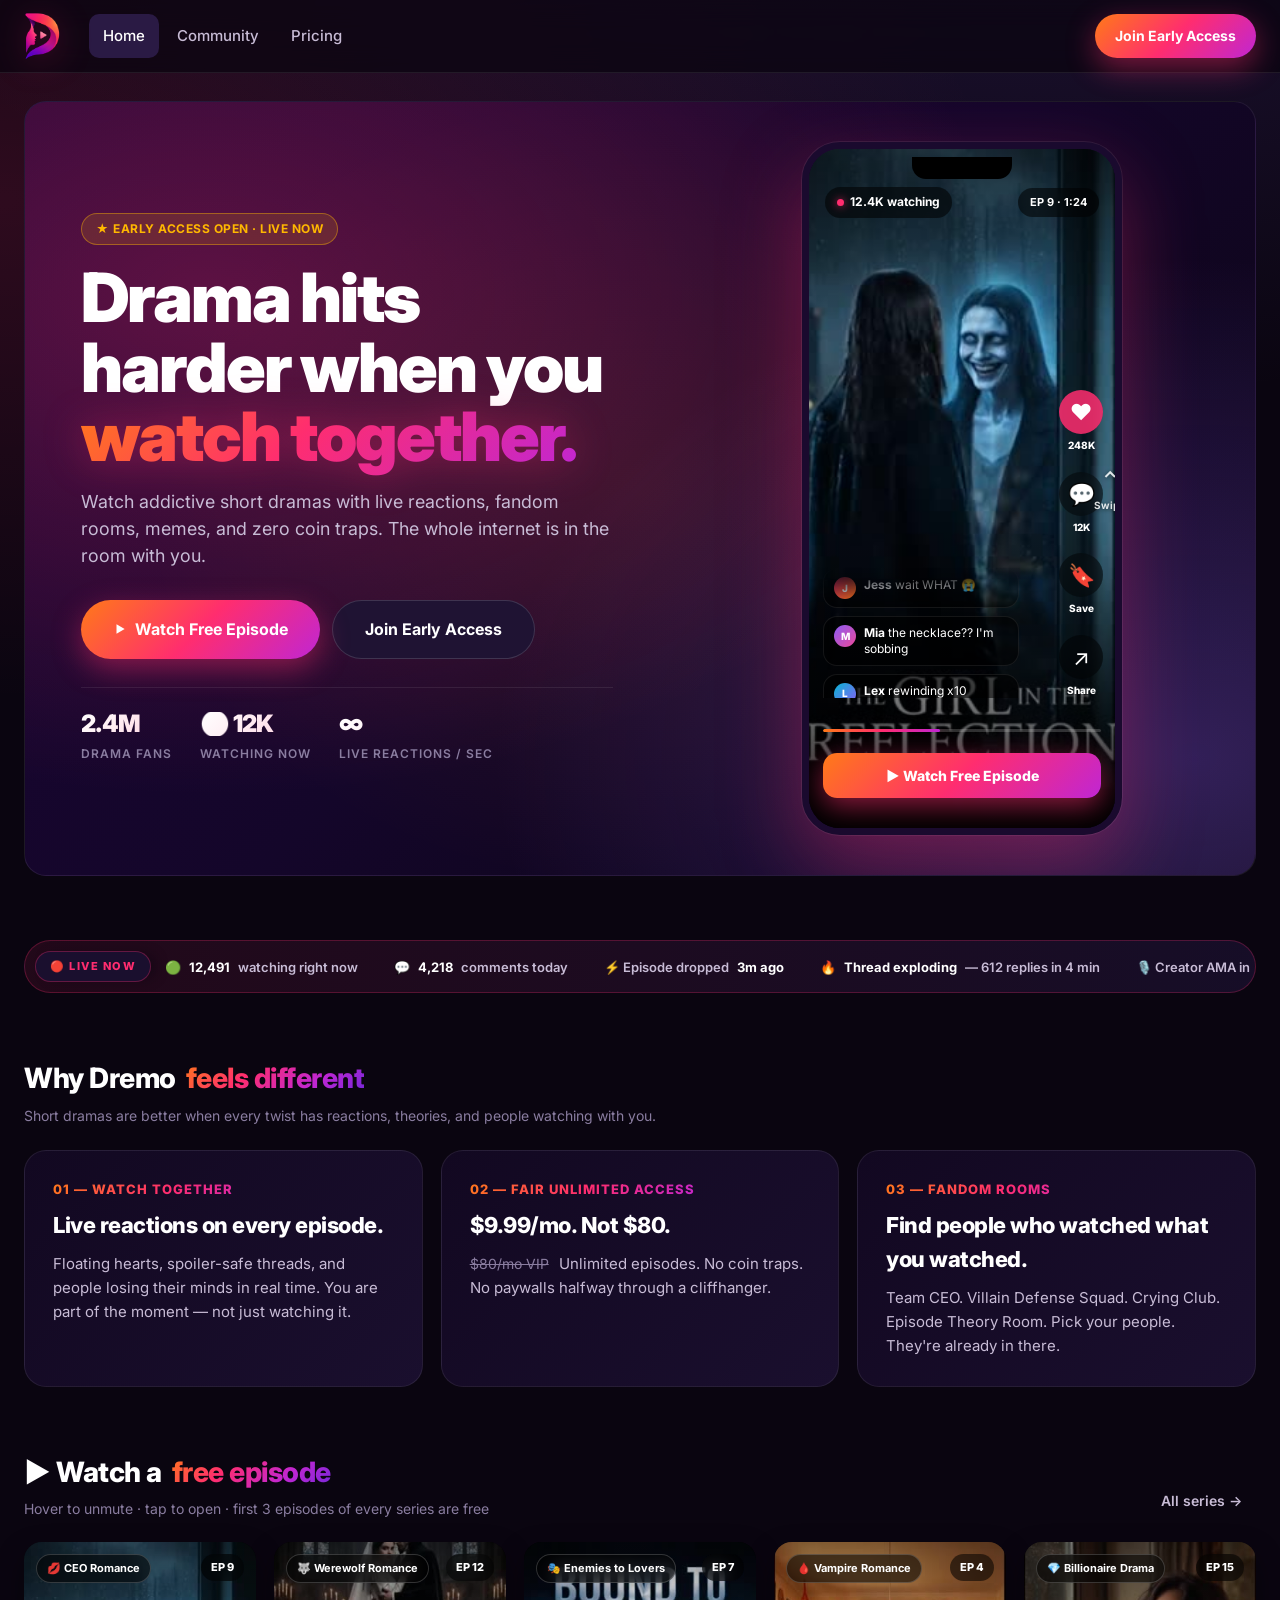
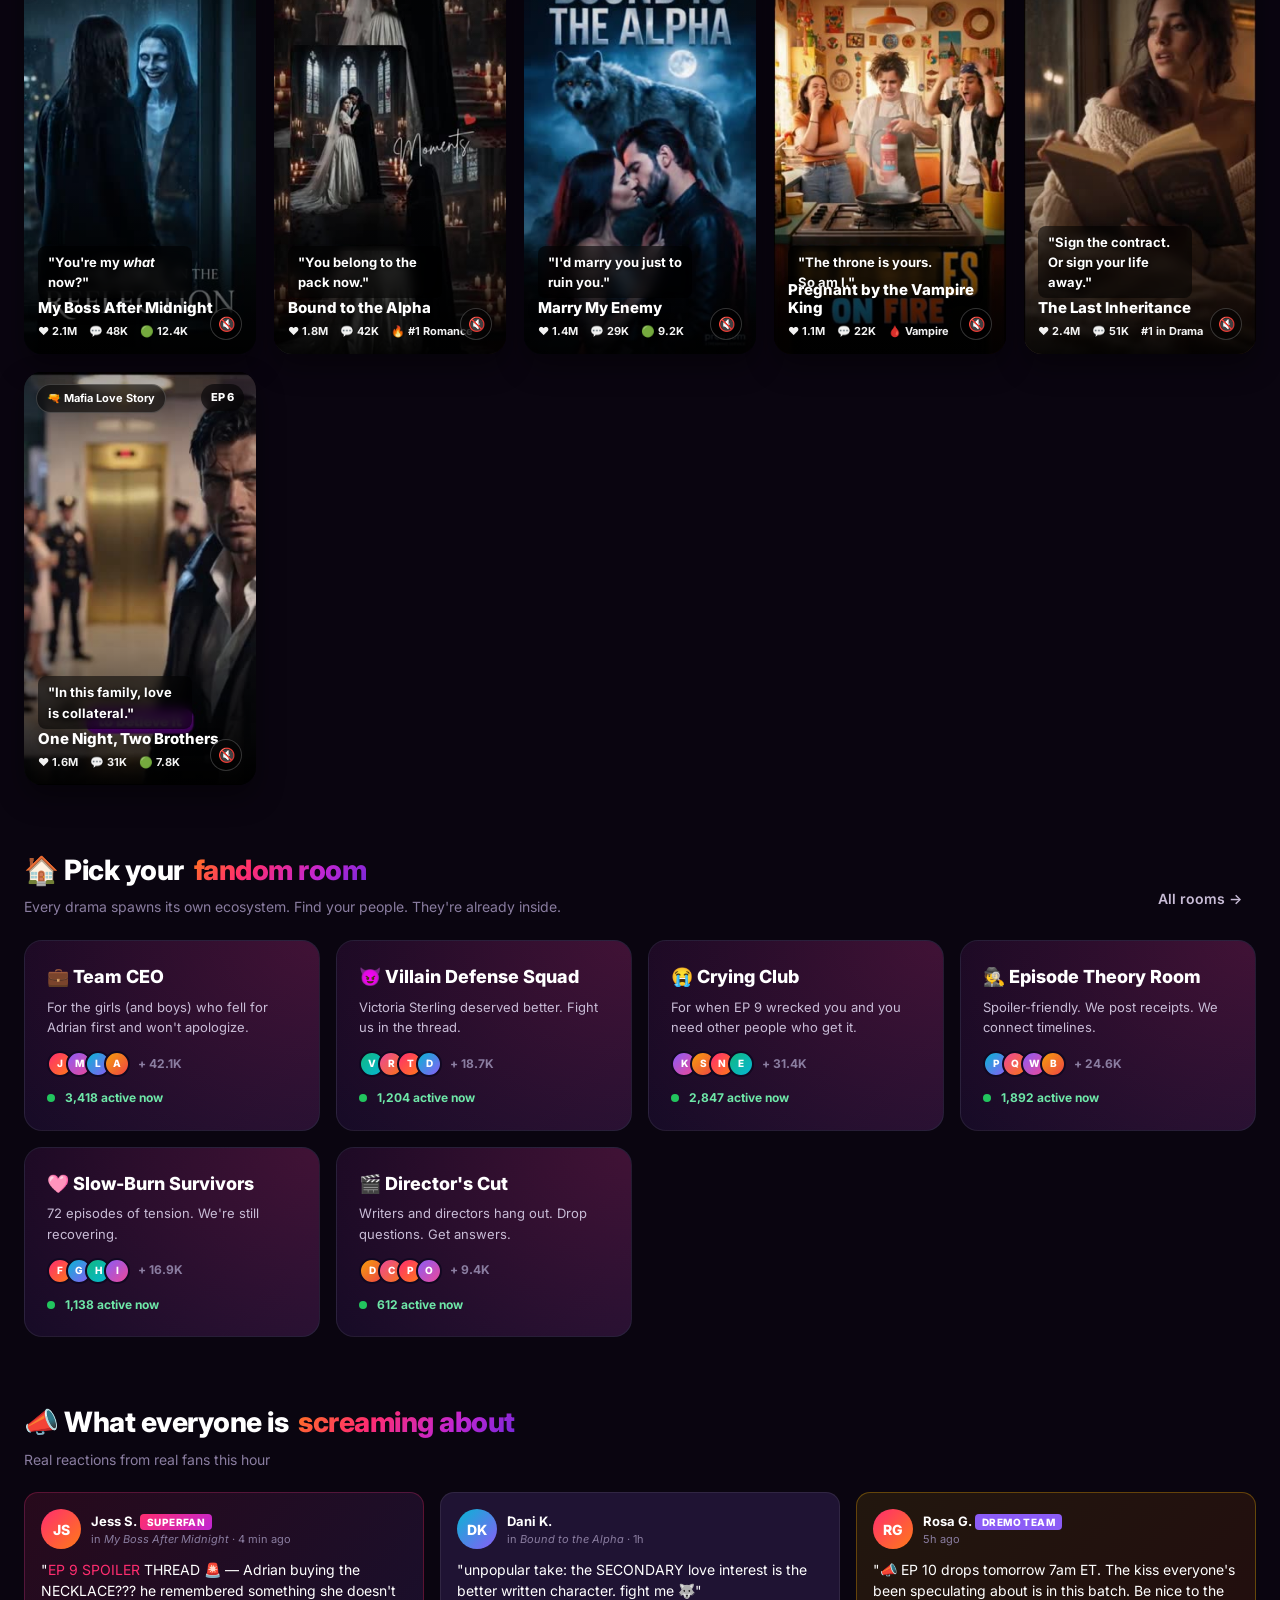
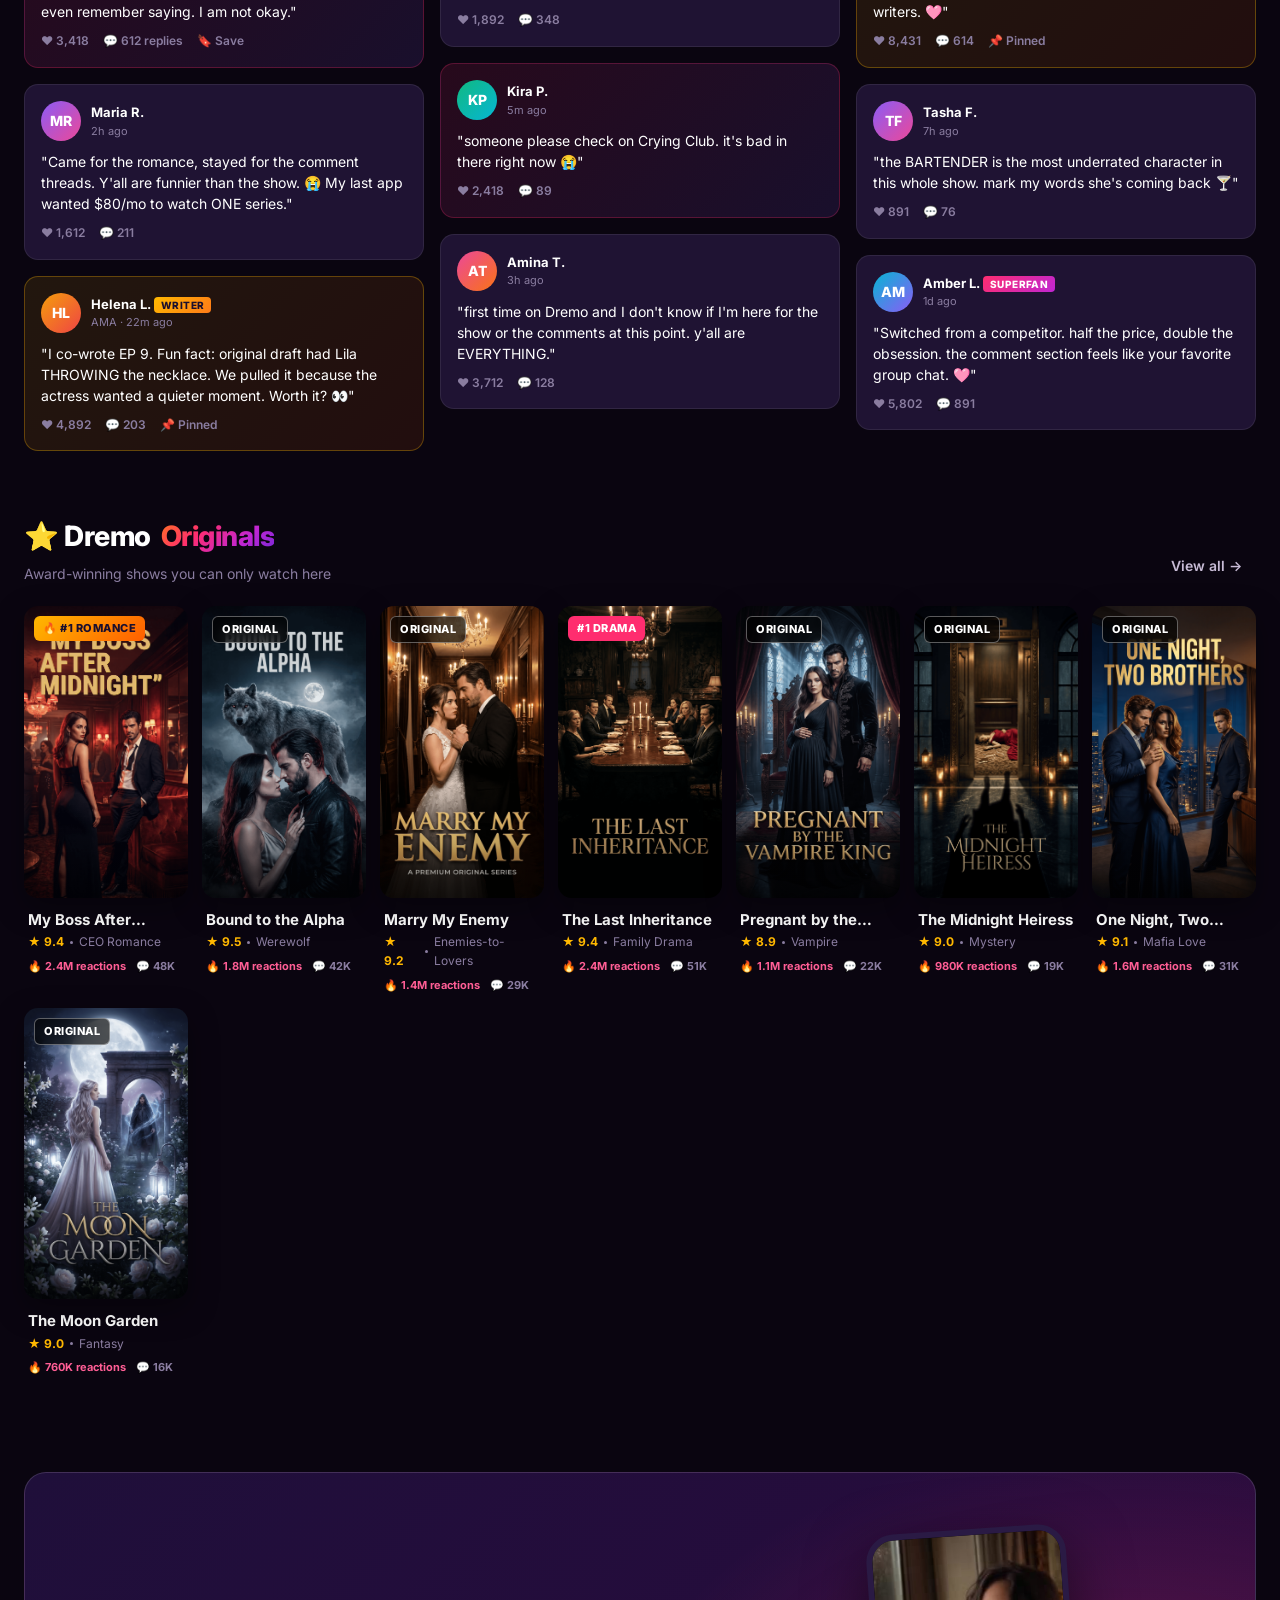
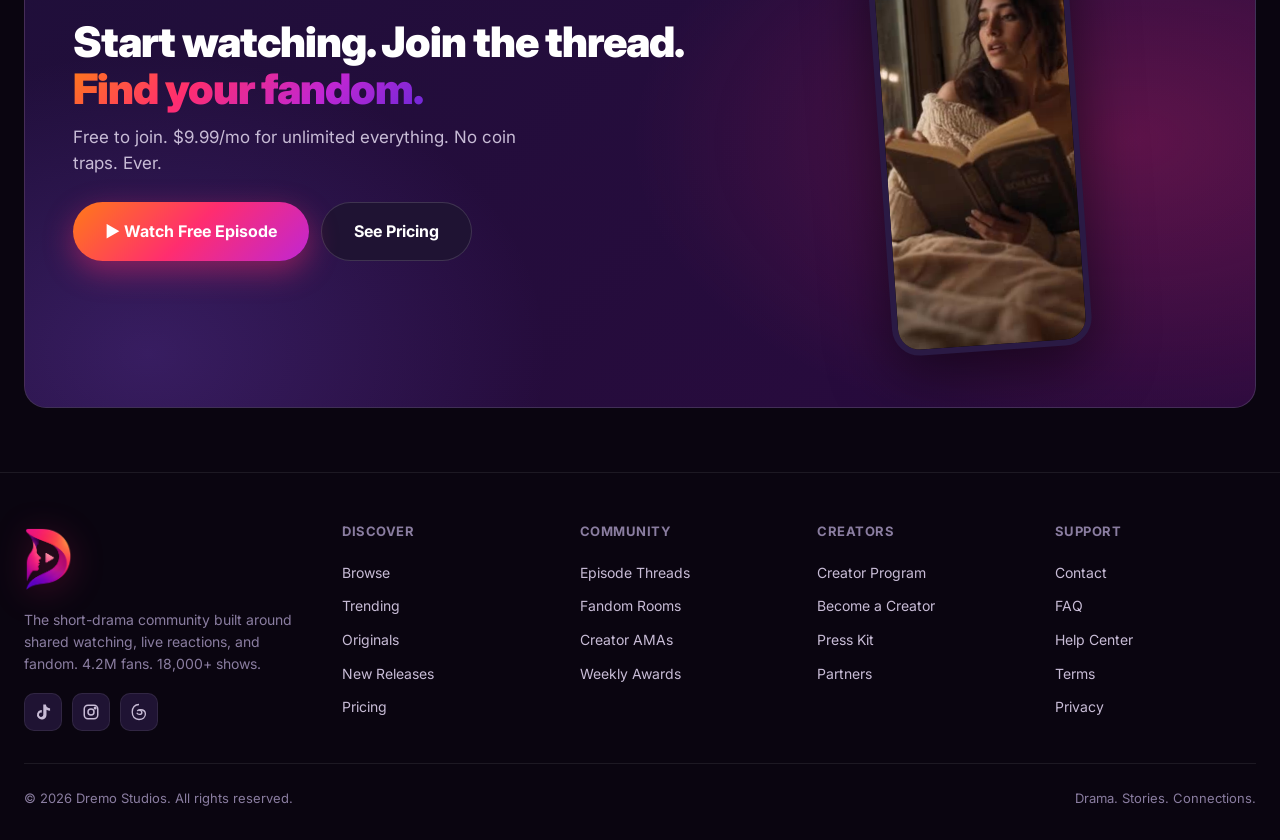
<file: index.html>
<!DOCTYPE html>
<html lang="en">
<head>
<meta charset="UTF-8" />
<meta name="viewport" content="width=device-width, initial-scale=1.0" />
<title>Dremo — Drama hits harder when you watch together.</title>
<meta name="description" content="Watch addictive short dramas with live reactions, fandom rooms, memes, and zero coin traps. 2.4M drama fans. Live reactions every second." />
<link rel="icon" type="image/png" href="logo.png" />
<link rel="preconnect" href="https://fonts.googleapis.com">
<link rel="preconnect" href="https://fonts.gstatic.com" crossorigin>
<link href="https://fonts.googleapis.com/css2?family=Inter:wght@400;500;600;700;800;900&display=swap" rel="stylesheet">
<link rel="stylesheet" href="styles.css">
</head>
<body>

<!-- ========== NAV ========== -->
<header class="nav">
  <div class="container nav-inner">
    <a href="index.html" class="logo">
      <img src="logo.png" alt="Dremo — Drama. Stories. Connections." class="logo-img"/>
    </a>
    <nav class="nav-links" id="navLinks">
      <a href="index.html" class="active">Home</a>
      <a href="community.html">Community</a>
      <a href="pricing.html">Pricing</a>
    </nav>
    <button class="nav-burger" id="navBurger" aria-label="Menu">☰</button>
    <a href="#join" class="btn btn-glow open-modal" style="margin-left:auto;">Join Early Access</a>
  </div>
</header>

<main class="container">

  <!-- ========== HERO ========== -->
  <section class="hero-v2">
    <div class="hero-v2-content">
      <span class="hero-badge">★ EARLY ACCESS OPEN · LIVE NOW</span>
      <h1 class="hero-v2-title">Drama hits harder when you <em>watch&nbsp;together.</em></h1>
      <p class="hero-v2-sub">Watch addictive short dramas with live reactions, fandom rooms, memes, and zero coin traps. The whole internet is in the room with you.</p>

      <div class="hero-v2-cta">
        <a href="watch.html" class="btn btn-glow btn-lg">
          <svg width="14" height="14" viewBox="0 0 24 24" fill="currentColor"><polygon points="6 4 20 12 6 20 6 4"/></svg>
          Watch Free Episode
        </a>
        <a href="#join" class="btn btn-ghost btn-lg open-modal">Join Early Access</a>
      </div>

      <div class="social-proof-row">
        <div class="social-proof-stat"><span class="num">2.4M</span><span class="lbl">Drama fans</span></div>
        <div class="social-proof-stat"><span class="num">🟢 12K</span><span class="lbl">Watching now</span></div>
        <div class="social-proof-stat"><span class="num">∞</span><span class="lbl">Live reactions / sec</span></div>
      </div>
    </div>

    <div class="hero-v2-mockup">
      <div class="phone-mockup">
        <video class="phone-video" src="videos/preview-1.mp4" poster="videos/thumbs/preview-1.jpg" autoplay muted loop playsinline></video>
        <div class="phone-overlay"></div>
        <div class="phone-top">
          <span class="phone-watching"><span class="dot"></span> 12.4K watching</span>
          <span class="phone-ep-pill">EP 9 · 1:24</span>
        </div>

        <div class="phone-hearts" aria-hidden="true">
          <span>❤️</span><span>💖</span><span>❤️</span><span>💗</span><span>❤️‍🔥</span>
        </div>

        <div class="phone-comments">
          <div class="phone-comments-track">
            <div class="phone-comment"><div class="phone-comment-avatar pc-1">J</div><div><b>Jess</b> wait WHAT 😭</div></div>
            <div class="phone-comment"><div class="phone-comment-avatar pc-2">M</div><div><b>Mia</b> the necklace?? I'm sobbing</div></div>
            <div class="phone-comment"><div class="phone-comment-avatar pc-3">L</div><div><b>Lex</b> rewinding x10</div></div>
            <div class="phone-comment"><div class="phone-comment-avatar pc-4">A</div><div><b>Aria</b> need a season 2 NOW</div></div>
            <div class="phone-comment"><div class="phone-comment-avatar pc-5">K</div><div><b>Kai</b> CEO hate club assemble 🔥</div></div>
            <!-- duplicate for seamless loop -->
            <div class="phone-comment"><div class="phone-comment-avatar pc-1">J</div><div><b>Jess</b> wait WHAT 😭</div></div>
            <div class="phone-comment"><div class="phone-comment-avatar pc-2">M</div><div><b>Mia</b> the necklace?? I'm sobbing</div></div>
            <div class="phone-comment"><div class="phone-comment-avatar pc-3">L</div><div><b>Lex</b> rewinding x10</div></div>
            <div class="phone-comment"><div class="phone-comment-avatar pc-4">A</div><div><b>Aria</b> need a season 2 NOW</div></div>
            <div class="phone-comment"><div class="phone-comment-avatar pc-5">K</div><div><b>Kai</b> CEO hate club assemble 🔥</div></div>
          </div>
        </div>

        <div class="phone-sidebar">
          <div class="phone-side-btn"><div class="ico heart-pop">❤️</div><small>248K</small></div>
          <div class="phone-side-btn"><div class="ico">💬</div><small>12K</small></div>
          <div class="phone-side-btn"><div class="ico">🔖</div><small>Save</small></div>
          <div class="phone-side-btn"><div class="ico">↗</div><small>Share</small></div>
        </div>

        <div class="phone-progress"><div class="phone-progress-bar"></div></div>
        <div class="phone-cta">▶ Watch Free Episode</div>

        <div class="phone-swipe-hint" aria-hidden="true">
          <span class="swipe-arrow">⌃</span>
          <span>Swipe</span>
        </div>
      </div>

    </div>
  </section>

  <!-- ========== LIVE TICKER ========== -->
  <div class="ticker-bar">
    <div class="ticker-track">
      <span>🟢 <b>12,491</b> watching right now</span>
      <span>💬 <b>4,218</b> comments today</span>
      <span>⚡ Episode dropped <b>3m ago</b></span>
      <span>🔥 <b>Thread exploding</b> — 612 replies in 4 min</span>
      <span>🎙️ Creator AMA in <b>10 min</b></span>
      <span>🗳️ Weekly Awards <b>voting closes Friday</b></span>
      <!-- duplicate for seamless marquee -->
      <span>🟢 <b>12,491</b> watching right now</span>
      <span>💬 <b>4,218</b> comments today</span>
      <span>⚡ Episode dropped <b>3m ago</b></span>
      <span>🔥 <b>Thread exploding</b> — 612 replies in 4 min</span>
      <span>🎙️ Creator AMA in <b>10 min</b></span>
      <span>🗳️ Weekly Awards <b>voting closes Friday</b></span>
    </div>
  </div>

  <!-- ========== WHY DREMO FEELS DIFFERENT ========== -->
  <section>
    <div class="section-head">
      <div>
        <h2 class="section-title">Why Dremo <span class="accent">feels different</span></h2>
        <div class="section-sub">Short dramas are better when every twist has reactions, theories, and people watching with you.</div>
      </div>
    </div>
    <div class="pillars-grid">
      <div class="pillar">
        <div class="pillar-num">01 — WATCH TOGETHER</div>
        <h3>Live reactions on every episode.</h3>
        <p>Floating hearts, spoiler-safe threads, and people losing their minds in real time. You are part of the moment — not just watching it.</p>
      </div>
      <div class="pillar">
        <div class="pillar-num">02 — FAIR UNLIMITED ACCESS</div>
        <h3>$9.99/mo. Not $80.</h3>
        <p><span class="pillar-strike">$80/mo VIP</span> Unlimited episodes. No coin traps. No paywalls halfway through a cliffhanger.</p>
      </div>
      <div class="pillar">
        <div class="pillar-num">03 — FANDOM ROOMS</div>
        <h3>Find people who watched what you watched.</h3>
        <p>Team CEO. Villain Defense Squad. Crying Club. Episode Theory Room. Pick your people. They're already in there.</p>
      </div>
    </div>
  </section>

  <!-- ========== VIDEO SHOWCASE ========== -->
  <section>
    <div class="section-head">
      <div>
        <h2 class="section-title">▶ Watch a <span class="accent">free episode</span></h2>
        <div class="section-sub">Hover to unmute · tap to open · first 3 episodes of every series are free</div>
      </div>
      <a href="browse.html" class="section-link">All series →</a>
    </div>

    <div class="video-showcase" id="videoShowcase">

      <a href="watch.html" class="video-card">
        <video src="videos/preview-1.mp4" poster="videos/thumbs/preview-1.jpg" autoplay muted loop playsinline preload="metadata"></video>
        <span class="vc-tag">💋 CEO Romance</span>
        <span class="vc-ep">EP 9</span>
        <div class="vc-cc">"You're my <em>what</em> now?"</div>
        <div class="vc-mute" data-mute>🔇</div>
        <div class="vc-info">
          <div class="vc-title">My Boss After Midnight</div>
          <div class="vc-stats">
            <span>❤️ 2.1M</span>
            <span>💬 48K</span>
            <span>🟢 12.4K</span>
          </div>
        </div>
      </a>

      <a href="watch.html" class="video-card">
        <video src="videos/preview-2.mp4" poster="videos/thumbs/preview-2.jpg" autoplay muted loop playsinline preload="metadata"></video>
        <span class="vc-tag">🐺 Werewolf Romance</span>
        <span class="vc-ep">EP 12</span>
        <div class="vc-cc">"You belong to the pack now."</div>
        <div class="vc-mute" data-mute>🔇</div>
        <div class="vc-info">
          <div class="vc-title">Bound to the Alpha</div>
          <div class="vc-stats">
            <span>❤️ 1.8M</span>
            <span>💬 42K</span>
            <span>🔥 #1 Romance</span>
          </div>
        </div>
      </a>

      <a href="watch.html" class="video-card">
        <video src="videos/preview-3.mp4" poster="videos/thumbs/preview-3.jpg" autoplay muted loop playsinline preload="metadata"></video>
        <span class="vc-tag">🎭 Enemies to Lovers</span>
        <span class="vc-ep">EP 7</span>
        <div class="vc-cc">"I'd marry you just to ruin you."</div>
        <div class="vc-mute" data-mute>🔇</div>
        <div class="vc-info">
          <div class="vc-title">Marry My Enemy</div>
          <div class="vc-stats">
            <span>❤️ 1.4M</span>
            <span>💬 29K</span>
            <span>🟢 9.2K</span>
          </div>
        </div>
      </a>

      <a href="watch.html" class="video-card">
        <video src="videos/preview-4.mp4" poster="videos/thumbs/preview-4.jpg" autoplay muted loop playsinline preload="metadata"></video>
        <span class="vc-tag">🩸 Vampire Romance</span>
        <span class="vc-ep">EP 4</span>
        <div class="vc-cc">"The throne is yours. So am I."</div>
        <div class="vc-mute" data-mute>🔇</div>
        <div class="vc-info">
          <div class="vc-title">Pregnant by the Vampire King</div>
          <div class="vc-stats">
            <span>❤️ 1.1M</span>
            <span>💬 22K</span>
            <span>🩸 Vampire</span>
          </div>
        </div>
      </a>

      <a href="watch.html" class="video-card">
        <video src="videos/preview-5.mp4" poster="videos/thumbs/preview-5.jpg" autoplay muted loop playsinline preload="metadata"></video>
        <span class="vc-tag">💎 Billionaire Drama</span>
        <span class="vc-ep">EP 15</span>
        <div class="vc-cc">"Sign the contract. Or sign your life away."</div>
        <div class="vc-mute" data-mute>🔇</div>
        <div class="vc-info">
          <div class="vc-title">The Last Inheritance</div>
          <div class="vc-stats">
            <span>❤️ 2.4M</span>
            <span>💬 51K</span>
            <span>#1 in Drama</span>
          </div>
        </div>
      </a>

      <a href="watch.html" class="video-card">
        <video src="videos/preview-6.mp4" poster="videos/thumbs/preview-6.jpg" autoplay muted loop playsinline preload="metadata"></video>
        <span class="vc-tag">🔫 Mafia Love Story</span>
        <span class="vc-ep">EP 6</span>
        <div class="vc-cc">"In this family, love is collateral."</div>
        <div class="vc-mute" data-mute>🔇</div>
        <div class="vc-info">
          <div class="vc-title">One Night, Two Brothers</div>
          <div class="vc-stats">
            <span>❤️ 1.6M</span>
            <span>💬 31K</span>
            <span>🟢 7.8K</span>
          </div>
        </div>
      </a>

    </div>
  </section>

  <!-- ========== FANDOM ROOMS PREVIEW ========== -->
  <section>
    <div class="section-head">
      <div>
        <h2 class="section-title">🏠 Pick your <span class="accent">fandom room</span></h2>
        <div class="section-sub">Every drama spawns its own ecosystem. Find your people. They're already inside.</div>
      </div>
      <a href="community.html" class="section-link">All rooms →</a>
    </div>

    <div class="fandom-grid">
      <div class="fandom-room">
        <h4>💼 Team CEO</h4>
        <p>For the girls (and boys) who fell for Adrian first and won't apologize.</p>
        <div class="fandom-room-avatars">
          <div class="avatar av-mini av-1">J</div>
          <div class="avatar av-mini av-2">M</div>
          <div class="avatar av-mini av-3">L</div>
          <div class="avatar av-mini av-4">A</div>
          <span class="fandom-room-count">+ 42.1K</span>
        </div>
        <div class="fandom-room-live"><span class="live-dot"></span> 3,418 active now</div>
      </div>

      <div class="fandom-room">
        <h4>😈 Villain Defense Squad</h4>
        <p>Victoria Sterling deserved better. Fight us in the thread.</p>
        <div class="fandom-room-avatars">
          <div class="avatar av-mini av-5">V</div>
          <div class="avatar av-mini av-6">R</div>
          <div class="avatar av-mini av-1">T</div>
          <div class="avatar av-mini av-3">D</div>
          <span class="fandom-room-count">+ 18.7K</span>
        </div>
        <div class="fandom-room-live"><span class="live-dot"></span> 1,204 active now</div>
      </div>

      <div class="fandom-room">
        <h4>😭 Crying Club</h4>
        <p>For when EP 9 wrecked you and you need other people who get it.</p>
        <div class="fandom-room-avatars">
          <div class="avatar av-mini av-2">K</div>
          <div class="avatar av-mini av-4">S</div>
          <div class="avatar av-mini av-1">N</div>
          <div class="avatar av-mini av-5">E</div>
          <span class="fandom-room-count">+ 31.4K</span>
        </div>
        <div class="fandom-room-live"><span class="live-dot"></span> 2,847 active now</div>
      </div>

      <div class="fandom-room">
        <h4>🕵️ Episode Theory Room</h4>
        <p>Spoiler-friendly. We post receipts. We connect timelines.</p>
        <div class="fandom-room-avatars">
          <div class="avatar av-mini av-3">P</div>
          <div class="avatar av-mini av-6">Q</div>
          <div class="avatar av-mini av-2">W</div>
          <div class="avatar av-mini av-4">B</div>
          <span class="fandom-room-count">+ 24.6K</span>
        </div>
        <div class="fandom-room-live"><span class="live-dot"></span> 1,892 active now</div>
      </div>

      <div class="fandom-room">
        <h4>🩷 Slow-Burn Survivors</h4>
        <p>72 episodes of tension. We're still recovering.</p>
        <div class="fandom-room-avatars">
          <div class="avatar av-mini av-1">F</div>
          <div class="avatar av-mini av-3">G</div>
          <div class="avatar av-mini av-5">H</div>
          <div class="avatar av-mini av-2">I</div>
          <span class="fandom-room-count">+ 16.9K</span>
        </div>
        <div class="fandom-room-live"><span class="live-dot"></span> 1,138 active now</div>
      </div>

      <div class="fandom-room">
        <h4>🎬 Director's Cut</h4>
        <p>Writers and directors hang out. Drop questions. Get answers.</p>
        <div class="fandom-room-avatars">
          <div class="avatar av-mini av-4">D</div>
          <div class="avatar av-mini av-6">C</div>
          <div class="avatar av-mini av-1">P</div>
          <div class="avatar av-mini av-2">O</div>
          <span class="fandom-room-count">+ 9.4K</span>
        </div>
        <div class="fandom-room-live"><span class="live-dot"></span> 612 active now</div>
      </div>
    </div>
  </section>

  <!-- ========== COMMUNITY REACTIONS (TikTok-style) ========== -->
  <section>
    <div class="section-head">
      <div>
        <h2 class="section-title">📣 What everyone is <span class="accent">screaming about</span></h2>
        <div class="section-sub">Real reactions from real fans this hour</div>
      </div>
    </div>

    <div class="reactions-masonry">
      <div class="reaction-card meme">
        <div class="reaction-head">
          <div class="avatar av-1">JS</div>
          <div><div class="name">Jess S. <span class="comment-flair flair-superfan">SUPERFAN</span></div><div class="when">in <em>My Boss After Midnight</em> · 4 min ago</div></div>
        </div>
        <div class="reaction-text">"<em>EP 9 SPOILER</em> THREAD 🚨 — Adrian buying the NECKLACE??? he remembered something she doesn't even remember saying. I am not okay."</div>
        <div class="reaction-meta"><span>❤️ 3,418</span><span>💬 612 replies</span><span>🔖 Save</span></div>
      </div>

      <div class="reaction-card">
        <div class="reaction-head">
          <div class="avatar av-2">MR</div>
          <div><div class="name">Maria R.</div><div class="when">2h ago</div></div>
        </div>
        <div class="reaction-text">"Came for the romance, stayed for the comment threads. Y'all are funnier than the show. 😭 My last app wanted $80/mo to watch ONE series."</div>
        <div class="reaction-meta"><span>❤️ 1,612</span><span>💬 211</span></div>
      </div>

      <div class="reaction-card spicy">
        <div class="reaction-head">
          <div class="avatar av-4">HL</div>
          <div><div class="name">Helena L. <span class="comment-flair flair-creator">WRITER</span></div><div class="when">AMA · 22m ago</div></div>
        </div>
        <div class="reaction-text">"I co-wrote EP 9. Fun fact: original draft had Lila THROWING the necklace. We pulled it because the actress wanted a quieter moment. Worth it? 👀"</div>
        <div class="reaction-meta"><span>❤️ 4,892</span><span>💬 203</span><span>📌 Pinned</span></div>
      </div>

      <div class="reaction-card">
        <div class="reaction-head">
          <div class="avatar av-3">DK</div>
          <div><div class="name">Dani K.</div><div class="when">in <em>Bound to the Alpha</em> · 1h</div></div>
        </div>
        <div class="reaction-text">"unpopular take: the SECONDARY love interest is the better written character. fight me 🐺"</div>
        <div class="reaction-meta"><span>❤️ 1,892</span><span>💬 348</span></div>
      </div>

      <div class="reaction-card meme">
        <div class="reaction-head">
          <div class="avatar av-5">KP</div>
          <div><div class="name">Kira P.</div><div class="when">5m ago</div></div>
        </div>
        <div class="reaction-text">"someone please check on Crying Club. it's bad in there right now 😭"</div>
        <div class="reaction-meta"><span>❤️ 2,418</span><span>💬 89</span></div>
      </div>

      <div class="reaction-card">
        <div class="reaction-head">
          <div class="avatar av-6">AT</div>
          <div><div class="name">Amina T.</div><div class="when">3h ago</div></div>
        </div>
        <div class="reaction-text">"first time on Dremo and I don't know if I'm here for the show or the comments at this point. y'all are EVERYTHING."</div>
        <div class="reaction-meta"><span>❤️ 3,712</span><span>💬 128</span></div>
      </div>

      <div class="reaction-card spicy">
        <div class="reaction-head">
          <div class="avatar av-1">RG</div>
          <div><div class="name">Rosa G. <span class="comment-flair flair-team">DREMO TEAM</span></div><div class="when">5h ago</div></div>
        </div>
        <div class="reaction-text">"📣 EP 10 drops tomorrow 7am ET. The kiss everyone's been speculating about is in this batch. Be nice to the writers. 🩷"</div>
        <div class="reaction-meta"><span>❤️ 8,431</span><span>💬 614</span><span>📌 Pinned</span></div>
      </div>

      <div class="reaction-card">
        <div class="reaction-head">
          <div class="avatar av-2">TF</div>
          <div><div class="name">Tasha F.</div><div class="when">7h ago</div></div>
        </div>
        <div class="reaction-text">"the BARTENDER is the most underrated character in this whole show. mark my words she's coming back 🍸"</div>
        <div class="reaction-meta"><span>❤️ 891</span><span>💬 76</span></div>
      </div>

      <div class="reaction-card">
        <div class="reaction-head">
          <div class="avatar av-3">AM</div>
          <div><div class="name">Amber L. <span class="comment-flair flair-superfan">SUPERFAN</span></div><div class="when">1d ago</div></div>
        </div>
        <div class="reaction-text">"Switched from a competitor. half the price, double the obsession. the comment section feels like your favorite group chat. 🩷"</div>
        <div class="reaction-meta"><span>❤️ 5,802</span><span>💬 891</span></div>
      </div>
    </div>
  </section>

  <!-- ========== DRAMA SHOWCASE (vertical posters with stats) ========== -->
  <section id="originals">
    <div class="section-head">
      <div>
        <h2 class="section-title">⭐ Dremo <span class="accent">Originals</span></h2>
        <div class="section-sub">Award-winning shows you can only watch here</div>
      </div>
      <a href="browse.html" class="section-link">View all →</a>
    </div>

    <div class="poster-grid compact">
      <a href="series.html" class="show-card">
        <div class="poster-frame"><div class="poster" style="background-image:url('posters/my-boss-after-midnight.png')"><span class="poster-badge badge-hot">🔥 #1 ROMANCE</span></div></div>
        <div class="show-meta"><div class="show-name">My Boss After Midnight</div><div class="show-tags"><span class="show-rating">★ 9.4</span><span class="dot"></span><span>CEO Romance</span></div>
        <div class="eng-row"><span class="eng-hot">🔥 2.4M reactions</span><span>💬 48K</span></div></div>
      </a>
      <a href="series.html" class="show-card">
        <div class="poster-frame"><div class="poster" style="background-image:url('posters/bound-to-the-alpha.png')"><span class="poster-badge badge-original">ORIGINAL</span></div></div>
        <div class="show-meta"><div class="show-name">Bound to the Alpha</div><div class="show-tags"><span class="show-rating">★ 9.5</span><span class="dot"></span><span>Werewolf</span></div>
        <div class="eng-row"><span class="eng-hot">🔥 1.8M reactions</span><span>💬 42K</span></div></div>
      </a>
      <a href="series.html" class="show-card">
        <div class="poster-frame"><div class="poster" style="background-image:url('posters/marry-my-enemy.png')"><span class="poster-badge badge-original">ORIGINAL</span></div></div>
        <div class="show-meta"><div class="show-name">Marry My Enemy</div><div class="show-tags"><span class="show-rating">★ 9.2</span><span class="dot"></span><span>Enemies-to-Lovers</span></div>
        <div class="eng-row"><span class="eng-hot">🔥 1.4M reactions</span><span>💬 29K</span></div></div>
      </a>
      <a href="series.html" class="show-card">
        <div class="poster-frame"><div class="poster" style="background-image:url('posters/the-last-inheritance.png')"><span class="poster-badge badge-top">#1 DRAMA</span></div></div>
        <div class="show-meta"><div class="show-name">The Last Inheritance</div><div class="show-tags"><span class="show-rating">★ 9.4</span><span class="dot"></span><span>Family Drama</span></div>
        <div class="eng-row"><span class="eng-hot">🔥 2.4M reactions</span><span>💬 51K</span></div></div>
      </a>
      <a href="series.html" class="show-card">
        <div class="poster-frame"><div class="poster" style="background-image:url('posters/pregnant-by-the-vampire-king.png')"><span class="poster-badge badge-original">ORIGINAL</span></div></div>
        <div class="show-meta"><div class="show-name">Pregnant by the Vampire King</div><div class="show-tags"><span class="show-rating">★ 8.9</span><span class="dot"></span><span>Vampire</span></div>
        <div class="eng-row"><span class="eng-hot">🔥 1.1M reactions</span><span>💬 22K</span></div></div>
      </a>
      <a href="series.html" class="show-card">
        <div class="poster-frame"><div class="poster" style="background-image:url('posters/midnight-heiress.png')"><span class="poster-badge badge-original">ORIGINAL</span></div></div>
        <div class="show-meta"><div class="show-name">The Midnight Heiress</div><div class="show-tags"><span class="show-rating">★ 9.0</span><span class="dot"></span><span>Mystery</span></div>
        <div class="eng-row"><span class="eng-hot">🔥 980K reactions</span><span>💬 19K</span></div></div>
      </a>
      <a href="series.html" class="show-card">
        <div class="poster-frame"><div class="poster" style="background-image:url('posters/one-night-two-brothers.png')"><span class="poster-badge badge-original">ORIGINAL</span></div></div>
        <div class="show-meta"><div class="show-name">One Night, Two Brothers</div><div class="show-tags"><span class="show-rating">★ 9.1</span><span class="dot"></span><span>Mafia Love</span></div>
        <div class="eng-row"><span class="eng-hot">🔥 1.6M reactions</span><span>💬 31K</span></div></div>
      </a>
      <a href="series.html" class="show-card">
        <div class="poster-frame"><div class="poster" style="background-image:url('posters/the-moon-garden.png')"><span class="poster-badge badge-original">ORIGINAL</span></div></div>
        <div class="show-meta"><div class="show-name">The Moon Garden</div><div class="show-tags"><span class="show-rating">★ 9.0</span><span class="dot"></span><span>Fantasy</span></div>
        <div class="eng-row"><span class="eng-hot">🔥 760K reactions</span><span>💬 16K</span></div></div>
      </a>
    </div>
  </section>

  <!-- ========== FINAL CTA ========== -->
  <section class="app-cta">
    <div class="app-cta-content">
      <h2>Start watching. Join the thread. <em style="font-style:normal;background:var(--grad-hero);-webkit-background-clip:text;background-clip:text;color:transparent;">Find your fandom.</em></h2>
      <p>Free to join. $9.99/mo for unlimited everything. No coin traps. Ever.</p>
      <div class="store-buttons">
        <a href="watch.html" class="btn btn-glow btn-lg">▶ Watch Free Episode</a>
        <a href="pricing.html" class="btn btn-ghost btn-lg">See Pricing</a>
      </div>
    </div>
    <div class="app-cta-phones">
      <div class="phone">
        <video class="phone-video" src="videos/preview-5.mp4" poster="videos/thumbs/preview-5.jpg" autoplay muted loop playsinline></video>
      </div>
    </div>
  </section>

</main>

<!-- ========== FOOTER ========== -->
<footer>
  <div class="container">
    <div class="footer-grid-v2">
      <div class="footer-col footer-brand">
        <a href="index.html" class="logo">
          <img src="logo.png" alt="Dremo" class="logo-img"/>
        </a>
        <p>The short-drama community built around shared watching, live reactions, and fandom. 4.2M fans. 18,000+ shows.</p>
        <div class="social-row">
          <a href="https://vm.tiktok.com/ZNRspoKQs/" target="_blank" rel="noopener" title="TikTok" aria-label="TikTok on TikTok">
            <svg width="18" height="18" viewBox="0 0 24 24" fill="currentColor"><path d="M19.59 6.69a4.83 4.83 0 0 1-3.77-4.25V2h-3.45v13.67a2.89 2.89 0 0 1-5.2 1.74 2.89 2.89 0 0 1 2.31-4.64 2.93 2.93 0 0 1 .88.13V9.4a6.84 6.84 0 0 0-1-.05A6.33 6.33 0 0 0 5.8 20.1a6.34 6.34 0 0 0 10.86-4.43V8.9a8.16 8.16 0 0 0 4.77 1.52v-3.4a4.85 4.85 0 0 1-1.84-.33z"/></svg>
          </a>
          <a href="https://www.instagram.com/dremo.fun?igsh=eHlwYjl1emkyYXVx" target="_blank" rel="noopener" title="Instagram" aria-label="Dremo on Instagram">
            <svg width="18" height="18" viewBox="0 0 24 24" fill="none" stroke="currentColor" stroke-width="2"><rect x="3" y="3" width="18" height="18" rx="5"/><circle cx="12" cy="12" r="4"/><circle cx="17.5" cy="6.5" r="1" fill="currentColor"/></svg>
          </a>
          <a href="https://www.threads.com/@dremo.fun2026" target="_blank" rel="noopener" title="Threads" aria-label="Dremo on Threads">
            <svg width="18" height="18" viewBox="0 0 24 24" fill="none" stroke="currentColor" stroke-width="1.8"><path d="M12 2C6.5 2 3 5.5 3 12s3.5 10 9 10c5 0 8.5-3 8.5-7.2 0-3.6-2.6-5.8-6.4-5.8-1.7 0-3.3.5-4.5 1.5"/><path d="M9 13c.7 1.4 2 2.2 3.5 2.2 2 0 3.3-1 3.3-2.7 0-1.7-1.4-2.7-3.6-2.7"/></svg>
          </a>
        </div>
      </div>
      <div class="footer-col">
        <h4>Discover</h4>
        <a href="browse.html">Browse</a>
        <a href="browse.html#trending">Trending</a>
        <a href="browse.html#originals">Originals</a>
        <a href="browse.html#new">New Releases</a>
        <a href="pricing.html">Pricing</a>
      </div>
      <div class="footer-col">
        <h4>Community</h4>
        <a href="threads.html">Episode Threads</a>
        <a href="fandoms.html">Fandom Rooms</a>
        <a href="community.html#amas">Creator AMAs</a>
        <a href="community.html#awards">Weekly Awards</a>
      </div>
      <div class="footer-col">
        <h4>Creators</h4>
        <a href="#creator-program">Creator Program</a>
        <a href="#become-a-creator">Become a Creator</a>
        <a href="#press-kit">Press Kit</a>
        <a href="#partners">Partners</a>
      </div>
      <div class="footer-col">
        <h4>Support</h4>
        <a href="#contact">Contact</a>
        <a href="#faq">FAQ</a>
        <a href="#help">Help Center</a>
        <a href="#terms">Terms</a>
        <a href="#privacy">Privacy</a>
      </div>
    </div>
    <div class="footer-bottom">
      <span>© 2026 Dremo Studios. All rights reserved.</span>
      <span>Drama. Stories. Connections.</span>
    </div>
  </div>
</footer>

<!-- ========== EARLY-ACCESS MODAL ========== -->
<div class="modal-backdrop" id="earlyAccessModal" role="dialog" aria-modal="true" aria-labelledby="eaTitle">
  <div class="modal">
    <button class="modal-close" data-close-modal aria-label="Close">✕</button>
    <div class="modal-body">
      <span class="modal-badge">★ EARLY ACCESS</span>
      <h2 id="eaTitle">Get <em>first access</em> to&nbsp;Dremo.</h2>
      <p>Drop your email and we'll send you an invite the moment we open the doors. No spam — just one email when you're in.</p>
      <form class="modal-form" id="earlyAccessForm" novalidate>
        <input type="email" required class="modal-input" placeholder="your@email.com" autocomplete="email" />
        <div class="modal-actions">
          <button type="button" class="btn btn-ghost" data-close-modal>Cancel</button>
          <button type="submit" class="btn btn-glow">Request Access</button>
        </div>
      </form>
      <div class="modal-foot">
        <span>🔒 No spam</span>
        <span>🆓 First 3 episodes free</span>
      </div>
    </div>
    <div class="modal-success">
      <div class="modal-success-icon">✓</div>
      <h3>You're on the list!</h3>
      <p>We'll email you when your invite is ready. Welcome to the family. 🩷</p>
    </div>
  </div>
</div>

<script>
  // Hover-to-unmute on desktop video cards
  document.querySelectorAll('.video-card').forEach(card => {
    const v = card.querySelector('video');
    const muteBtn = card.querySelector('[data-mute]');
    if (!v) return;
    card.addEventListener('mouseenter', () => {
      if (window.matchMedia('(hover: hover)').matches) {
        v.muted = false; v.play().catch(()=>{});
        if (muteBtn) muteBtn.textContent = '🔊';
      }
    });
    card.addEventListener('mouseleave', () => {
      v.muted = true;
      if (muteBtn) muteBtn.textContent = '🔇';
    });
    if (muteBtn) {
      muteBtn.addEventListener('click', e => {
        e.preventDefault();
        v.muted = !v.muted;
        muteBtn.textContent = v.muted ? '🔇' : '🔊';
        if (!v.muted) v.play().catch(()=>{});
      });
    }
  });

  // Lazy-pause videos that scroll out of view (perf)
  if ('IntersectionObserver' in window) {
    const io = new IntersectionObserver(entries => {
      entries.forEach(e => {
        const v = e.target.querySelector('video') || e.target;
        if (!v.tagName || v.tagName !== 'VIDEO') return;
        if (e.isIntersecting) v.play().catch(()=>{});
        else v.pause();
      });
    }, { threshold: 0.25 });
    document.querySelectorAll('.video-card, .phone-mockup').forEach(el => io.observe(el));
  }

  // Live counter increment for the ticker numbers
  let watching = 12491;
  setInterval(() => {
    watching += Math.floor(Math.random() * 7) - 2;
    document.querySelectorAll('[data-watching]').forEach(el => el.textContent = watching.toLocaleString());
  }, 3000);

</script>
<script src="modal.js"></script>

</body>
</html>
</file>
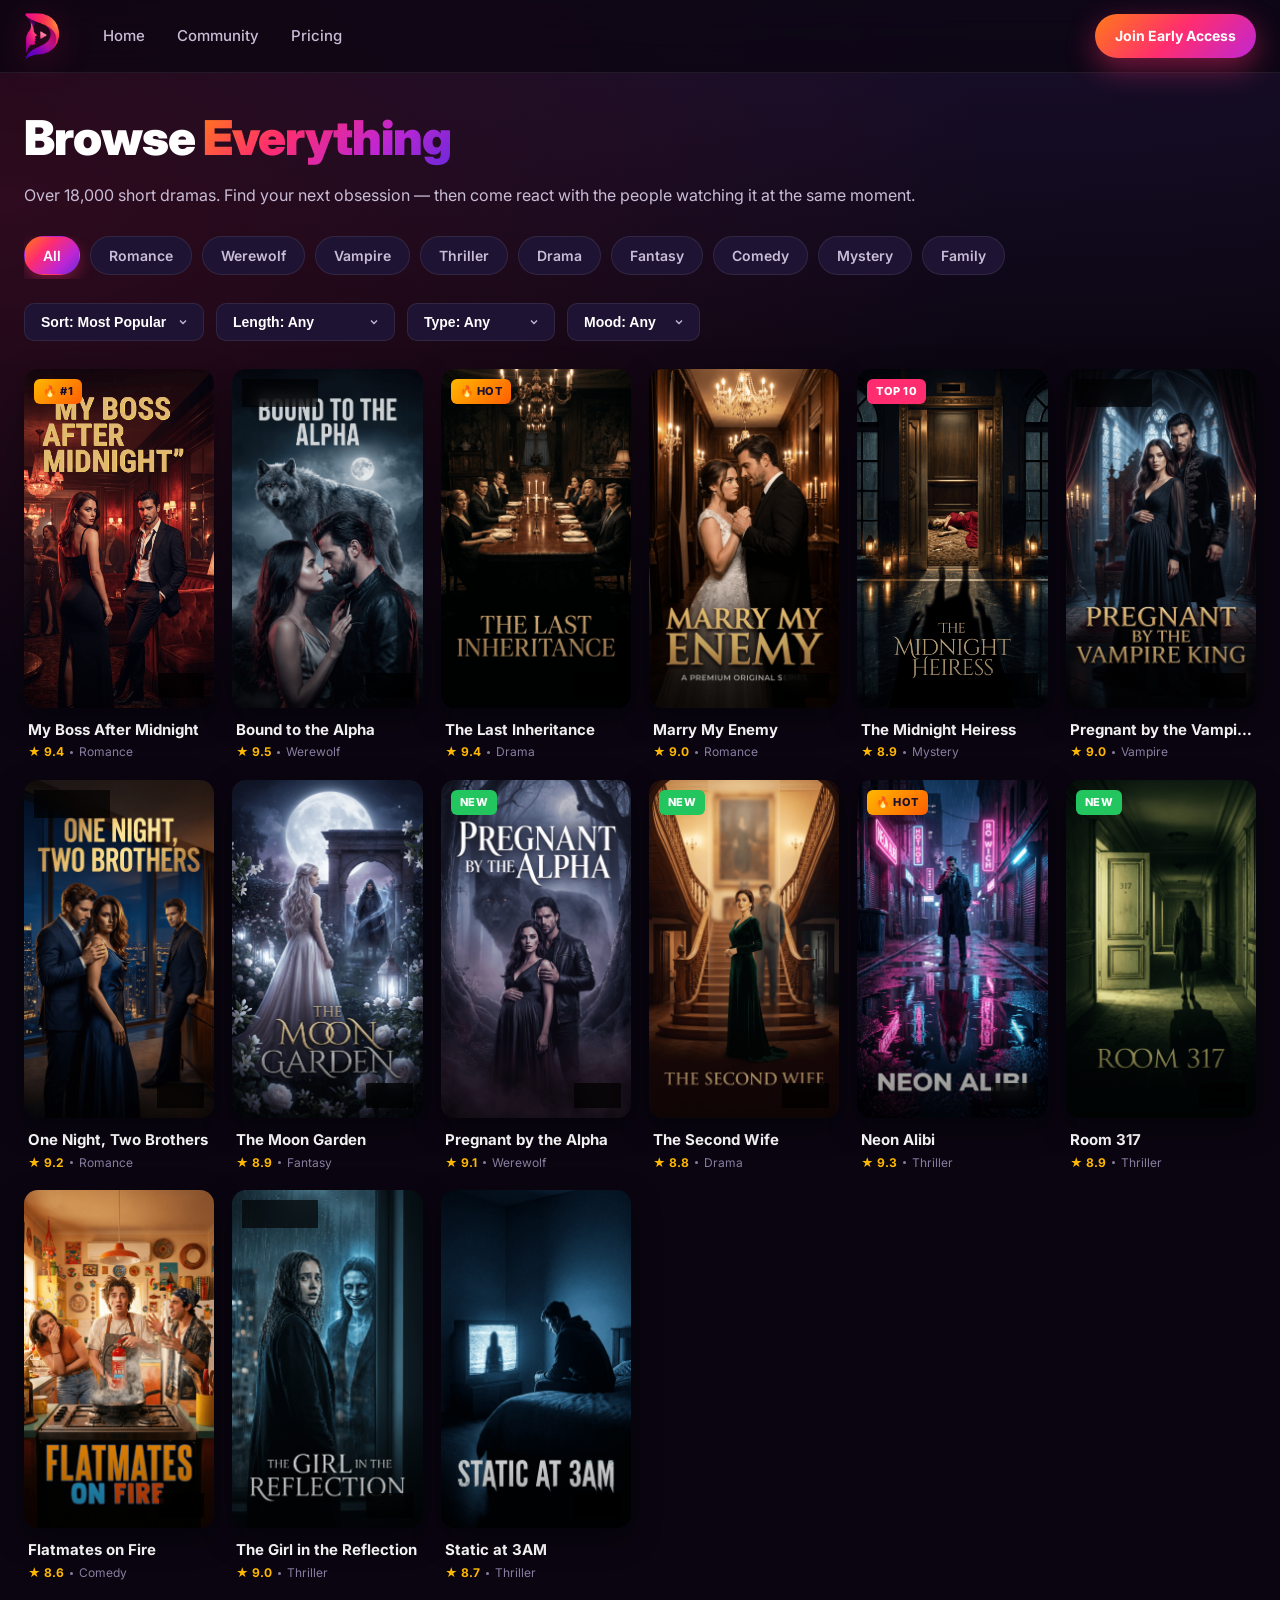
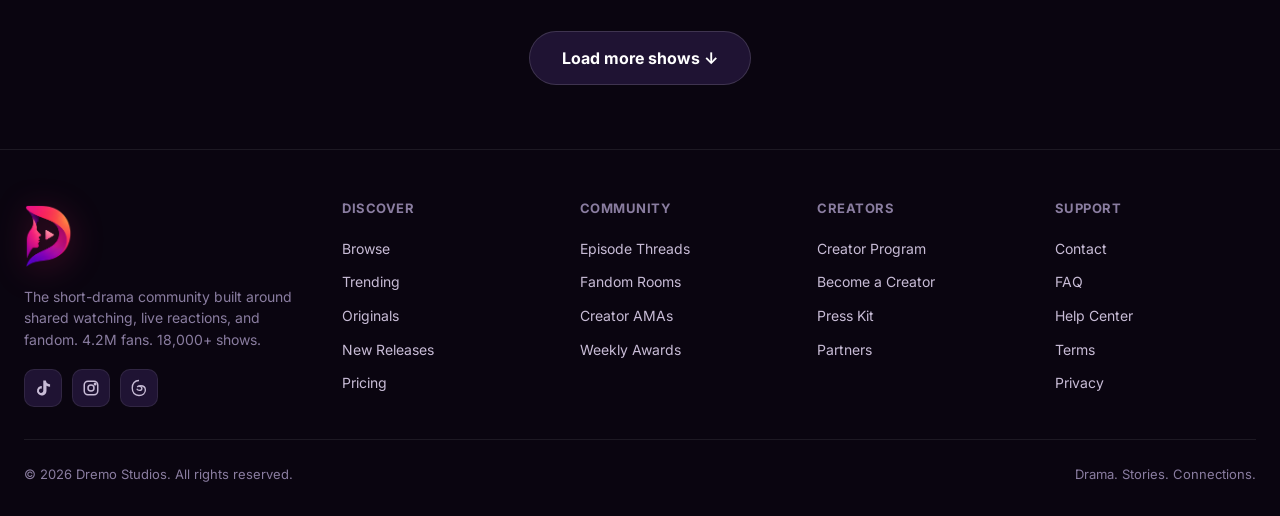
<file: browse.html>
<!DOCTYPE html>
<html lang="en">
<head>
<meta charset="UTF-8" />
<meta name="viewport" content="width=device-width, initial-scale=1.0" />
<title>Browse — Dremo</title>
<link rel="icon" type="image/png" href="logo.png" />
<link rel="preconnect" href="https://fonts.googleapis.com">
<link rel="preconnect" href="https://fonts.gstatic.com" crossorigin>
<link href="https://fonts.googleapis.com/css2?family=Inter:wght@400;500;600;700;800;900&display=swap" rel="stylesheet">
<link rel="stylesheet" href="styles.css">
</head>
<body>

<header class="nav">
  <div class="container nav-inner">
    <a href="index.html" class="logo">
      <img src="logo.png" alt="Dremo — Drama. Stories. Connections." class="logo-img"/>
    </a>
    <nav class="nav-links" id="navLinks">
      <a href="index.html">Home</a>
      <a href="community.html">Community</a>
      <a href="pricing.html">Pricing</a>
    </nav>
    <button class="nav-burger" id="navBurger" aria-label="Menu">☰</button>
    <a href="#join" class="btn btn-glow open-modal" style="margin-left:auto;">Join Early Access</a>
  </div>
</header>

<main class="container">

  <section class="browse-header" id="trending">
    <h1>Browse <span style="background:var(--grad-hero);-webkit-background-clip:text;background-clip:text;color:transparent;">Everything</span></h1>
    <p>Over 18,000 short dramas. Find your next obsession — then come react with the people watching it at the same moment.</p>
  </section>

  <section style="margin: 12px 0;">
    <div class="category-bar">
      <button class="cat-chip active">All</button>
      <button class="cat-chip">Romance</button>
      <button class="cat-chip">Werewolf</button>
      <button class="cat-chip">Vampire</button>
      <button class="cat-chip">Thriller</button>
      <button class="cat-chip">Drama</button>
      <button class="cat-chip">Fantasy</button>
      <button class="cat-chip">Comedy</button>
      <button class="cat-chip">Mystery</button>
      <button class="cat-chip">Family</button>
    </div>

    <div class="filter-row">
      <select class="filter-select">
        <option>Sort: Most Popular</option>
        <option>Newest First</option>
        <option>Highest Rated</option>
        <option>Most Episodes</option>
      </select>
      <select class="filter-select">
        <option>Length: Any</option>
        <option>Under 20 episodes</option>
        <option>20–50 episodes</option>
        <option>50+ episodes</option>
      </select>
      <select class="filter-select">
        <option>Type: Any</option>
        <option>Originals only</option>
        <option>Licensed</option>
        <option>Free to watch</option>
      </select>
      <select class="filter-select">
        <option>Mood: Any</option>
        <option>Steamy</option>
        <option>Wholesome</option>
        <option>Tense</option>
        <option>Funny</option>
      </select>
    </div>
  </section>

  <section id="originals" style="margin-top: 20px;">
    <div class="poster-grid">

      <a href="series.html" class="show-card">
        <div class="poster-frame"><div class="poster" style="background-image:url('posters/my-boss-after-midnight.png')"><span class="poster-badge badge-hot">🔥 #1</span><span class="poster-eps">72 EP</span></div></div>
        <div class="show-meta"><div class="show-name">My Boss After Midnight</div><div class="show-tags"><span class="show-rating">★ 9.4</span><span class="dot"></span><span>Romance</span></div></div>
      </a>

      <a href="series.html" class="show-card">
        <div class="poster-frame"><div class="poster" style="background-image:url('posters/bound-to-the-alpha.png')"><span class="poster-badge badge-original">ORIGINAL</span><span class="poster-eps">60 EP</span></div></div>
        <div class="show-meta"><div class="show-name">Bound to the Alpha</div><div class="show-tags"><span class="show-rating">★ 9.5</span><span class="dot"></span><span>Werewolf</span></div></div>
      </a>

      <a href="series.html" class="show-card">
        <div class="poster-frame"><div class="poster" style="background-image:url('posters/the-last-inheritance.png')"><span class="poster-badge badge-hot">🔥 HOT</span><span class="poster-eps">88 EP</span></div></div>
        <div class="show-meta"><div class="show-name">The Last Inheritance</div><div class="show-tags"><span class="show-rating">★ 9.4</span><span class="dot"></span><span>Drama</span></div></div>
      </a>

      <a href="series.html" class="show-card">
        <div class="poster-frame"><div class="poster" style="background-image:url('posters/marry-my-enemy.png')"><span class="poster-eps">64 EP</span></div></div>
        <div class="show-meta"><div class="show-name">Marry My Enemy</div><div class="show-tags"><span class="show-rating">★ 9.0</span><span class="dot"></span><span>Romance</span></div></div>
      </a>

      <a href="series.html" class="show-card">
        <div class="poster-frame"><div class="poster" style="background-image:url('posters/midnight-heiress.png')"><span class="poster-badge badge-top">TOP 10</span><span class="poster-eps">50 EP</span></div></div>
        <div class="show-meta"><div class="show-name">The Midnight Heiress</div><div class="show-tags"><span class="show-rating">★ 8.9</span><span class="dot"></span><span>Mystery</span></div></div>
      </a>

      <a href="series.html" class="show-card">
        <div class="poster-frame"><div class="poster" style="background-image:url('posters/pregnant-by-the-vampire-king.png')"><span class="poster-badge badge-original">ORIGINAL</span><span class="poster-eps">70 EP</span></div></div>
        <div class="show-meta"><div class="show-name">Pregnant by the Vampire King</div><div class="show-tags"><span class="show-rating">★ 9.0</span><span class="dot"></span><span>Vampire</span></div></div>
      </a>

      <a href="series.html" class="show-card">
        <div class="poster-frame"><div class="poster" style="background-image:url('posters/one-night-two-brothers.png')"><span class="poster-badge badge-original">ORIGINAL</span><span class="poster-eps">56 EP</span></div></div>
        <div class="show-meta"><div class="show-name">One Night, Two Brothers</div><div class="show-tags"><span class="show-rating">★ 9.2</span><span class="dot"></span><span>Romance</span></div></div>
      </a>

      <a href="series.html" class="show-card">
        <div class="poster-frame"><div class="poster" style="background-image:url('posters/the-moon-garden.png')"><span class="poster-eps">48 EP</span></div></div>
        <div class="show-meta"><div class="show-name">The Moon Garden</div><div class="show-tags"><span class="show-rating">★ 8.9</span><span class="dot"></span><span>Fantasy</span></div></div>
      </a>

      <a href="series.html" class="show-card">
        <div class="poster-frame"><div class="poster" style="background-image:url('posters/pregnant-by-the-alpha.png')"><span class="poster-badge badge-new">NEW</span><span class="poster-eps">30 EP</span></div></div>
        <div class="show-meta"><div class="show-name">Pregnant by the Alpha</div><div class="show-tags"><span class="show-rating">★ 9.1</span><span class="dot"></span><span>Werewolf</span></div></div>
      </a>

      <a href="series.html" class="show-card">
        <div class="poster-frame"><div class="poster" style="background-image:url('posters/the-second-wife.png')"><span class="poster-badge badge-new">NEW</span><span class="poster-eps">24 EP</span></div></div>
        <div class="show-meta"><div class="show-name">The Second Wife</div><div class="show-tags"><span class="show-rating">★ 8.8</span><span class="dot"></span><span>Drama</span></div></div>
      </a>

      <a href="series.html" class="show-card">
        <div class="poster-frame"><div class="poster" style="background-image:url('posters/neon-alibi.png')"><span class="poster-badge badge-hot">🔥 HOT</span><span class="poster-eps">40 EP</span></div></div>
        <div class="show-meta"><div class="show-name">Neon Alibi</div><div class="show-tags"><span class="show-rating">★ 9.3</span><span class="dot"></span><span>Thriller</span></div></div>
      </a>

      <a href="series.html" class="show-card">
        <div class="poster-frame"><div class="poster" style="background-image:url('posters/room-317.png')"><span class="poster-badge badge-new">NEW</span><span class="poster-eps">32 EP</span></div></div>
        <div class="show-meta"><div class="show-name">Room 317</div><div class="show-tags"><span class="show-rating">★ 8.9</span><span class="dot"></span><span>Thriller</span></div></div>
      </a>

      <a href="series.html" class="show-card">
        <div class="poster-frame"><div class="poster" style="background-image:url('posters/flatmates-on-fire.png')"><span class="poster-eps">18 EP</span></div></div>
        <div class="show-meta"><div class="show-name">Flatmates on Fire</div><div class="show-tags"><span class="show-rating">★ 8.6</span><span class="dot"></span><span>Comedy</span></div></div>
      </a>

      <a href="series.html" class="show-card">
        <div class="poster-frame"><div class="poster" style="background-image:url('posters/girl-in-the-reflection.png')"><span class="poster-badge badge-original">ORIGINAL</span><span class="poster-eps">22 EP</span></div></div>
        <div class="show-meta"><div class="show-name">The Girl in the Reflection</div><div class="show-tags"><span class="show-rating">★ 9.0</span><span class="dot"></span><span>Thriller</span></div></div>
      </a>

      <a href="series.html" class="show-card">
        <div class="poster-frame"><div class="poster" style="background-image:url('posters/static-at-3am.png')"><span class="poster-eps">52 EP</span></div></div>
        <div class="show-meta"><div class="show-name">Static at 3AM</div><div class="show-tags"><span class="show-rating">★ 8.7</span><span class="dot"></span><span>Thriller</span></div></div>
      </a>

    </div>

    <div style="display:grid;place-items:center;margin:48px 0;">
      <button class="btn btn-ghost btn-lg">Load more shows ↓</button>
    </div>
  </section>

</main>

<footer>
  <div class="container">
    <div class="footer-grid-v2">
      <div class="footer-col footer-brand">
        <a href="index.html" class="logo"><img src="logo.png" alt="Dremo" class="logo-img"/></a>
        <p>The short-drama community built around shared watching, live reactions, and fandom. 4.2M fans. 18,000+ shows.</p>
        <div class="social-row">
          <a href="https://vm.tiktok.com/ZNRspoKQs/" target="_blank" rel="noopener" title="TikTok" aria-label="Dremo on TikTok">
            <svg width="18" height="18" viewBox="0 0 24 24" fill="currentColor"><path d="M19.59 6.69a4.83 4.83 0 0 1-3.77-4.25V2h-3.45v13.67a2.89 2.89 0 0 1-5.2 1.74 2.89 2.89 0 0 1 2.31-4.64 2.93 2.93 0 0 1 .88.13V9.4a6.84 6.84 0 0 0-1-.05A6.33 6.33 0 0 0 5.8 20.1a6.34 6.34 0 0 0 10.86-4.43V8.9a8.16 8.16 0 0 0 4.77 1.52v-3.4a4.85 4.85 0 0 1-1.84-.33z"/></svg>
          </a>
          <a href="https://www.instagram.com/dremo.fun?igsh=eHlwYjl1emkyYXVx" target="_blank" rel="noopener" title="Instagram" aria-label="Dremo on Instagram">
            <svg width="18" height="18" viewBox="0 0 24 24" fill="none" stroke="currentColor" stroke-width="2"><rect x="3" y="3" width="18" height="18" rx="5"/><circle cx="12" cy="12" r="4"/><circle cx="17.5" cy="6.5" r="1" fill="currentColor"/></svg>
          </a>
          <a href="https://www.threads.com/@dremo.fun2026" target="_blank" rel="noopener" title="Threads" aria-label="Dremo on Threads">
            <svg width="18" height="18" viewBox="0 0 24 24" fill="none" stroke="currentColor" stroke-width="1.8"><path d="M12 2C6.5 2 3 5.5 3 12s3.5 10 9 10c5 0 8.5-3 8.5-7.2 0-3.6-2.6-5.8-6.4-5.8-1.7 0-3.3.5-4.5 1.5"/><path d="M9 13c.7 1.4 2 2.2 3.5 2.2 2 0 3.3-1 3.3-2.7 0-1.7-1.4-2.7-3.6-2.7"/></svg>
          </a>
        </div>
      </div>
      <div class="footer-col">
        <h4>Discover</h4>
        <a href="browse.html">Browse</a>
        <a href="browse.html#trending">Trending</a>
        <a href="browse.html#originals">Originals</a>
        <a href="browse.html#new">New Releases</a>
        <a href="pricing.html">Pricing</a>
      </div>
      <div class="footer-col">
        <h4>Community</h4>
        <a href="threads.html">Episode Threads</a>
        <a href="fandoms.html">Fandom Rooms</a>
        <a href="community.html#amas">Creator AMAs</a>
        <a href="community.html#awards">Weekly Awards</a>
      </div>
      <div class="footer-col">
        <h4>Creators</h4>
        <a href="#creator-program">Creator Program</a>
        <a href="#become-a-creator">Become a Creator</a>
        <a href="#press-kit">Press Kit</a>
        <a href="#partners">Partners</a>
      </div>
      <div class="footer-col">
        <h4>Support</h4>
        <a href="#contact">Contact</a>
        <a href="#faq">FAQ</a>
        <a href="#help">Help Center</a>
        <a href="#terms">Terms</a>
        <a href="#privacy">Privacy</a>
      </div>
    </div>
    <div class="footer-bottom">
      <span>© 2026 Dremo Studios. All rights reserved.</span>
      <span>Drama. Stories. Connections.</span>
    </div>
  </div>
</footer>

<!-- ========== EARLY-ACCESS MODAL ========== -->
<div class="modal-backdrop" id="earlyAccessModal" role="dialog" aria-modal="true">
  <div class="modal">
    <button class="modal-close" data-close-modal aria-label="Close">✕</button>
    <div class="modal-body">
      <span class="modal-badge">★ EARLY ACCESS</span>
      <h2>Get <em>first access</em> to&nbsp;Dremo.</h2>
      <p>Drop your email and we'll send you an invite the moment we open the doors. No spam — just one email when you're in.</p>
      <form class="modal-form" id="earlyAccessForm" novalidate>
        <input type="email" required class="modal-input" placeholder="your@email.com" autocomplete="email" />
        <div class="modal-actions">
          <button type="button" class="btn btn-ghost" data-close-modal>Cancel</button>
          <button type="submit" class="btn btn-glow">Request Access</button>
        </div>
      </form>
      <div class="modal-foot"><span>🔒 No spam</span><span>🆓 First 3 episodes free</span></div>
    </div>
    <div class="modal-success">
      <div class="modal-success-icon">✓</div>
      <h3>You're on the list!</h3>
      <p>We'll email you when your invite is ready. Welcome to the family. 🩷</p>
    </div>
  </div>
</div>

<script>
  document.querySelectorAll('.cat-chip').forEach(chip => {
    chip.addEventListener('click', () => {
      document.querySelectorAll('.cat-chip').forEach(c => c.classList.remove('active'));
      chip.classList.add('active');
    });
  });
</script>
<script src="modal.js"></script>

</body>
</html>
</file>
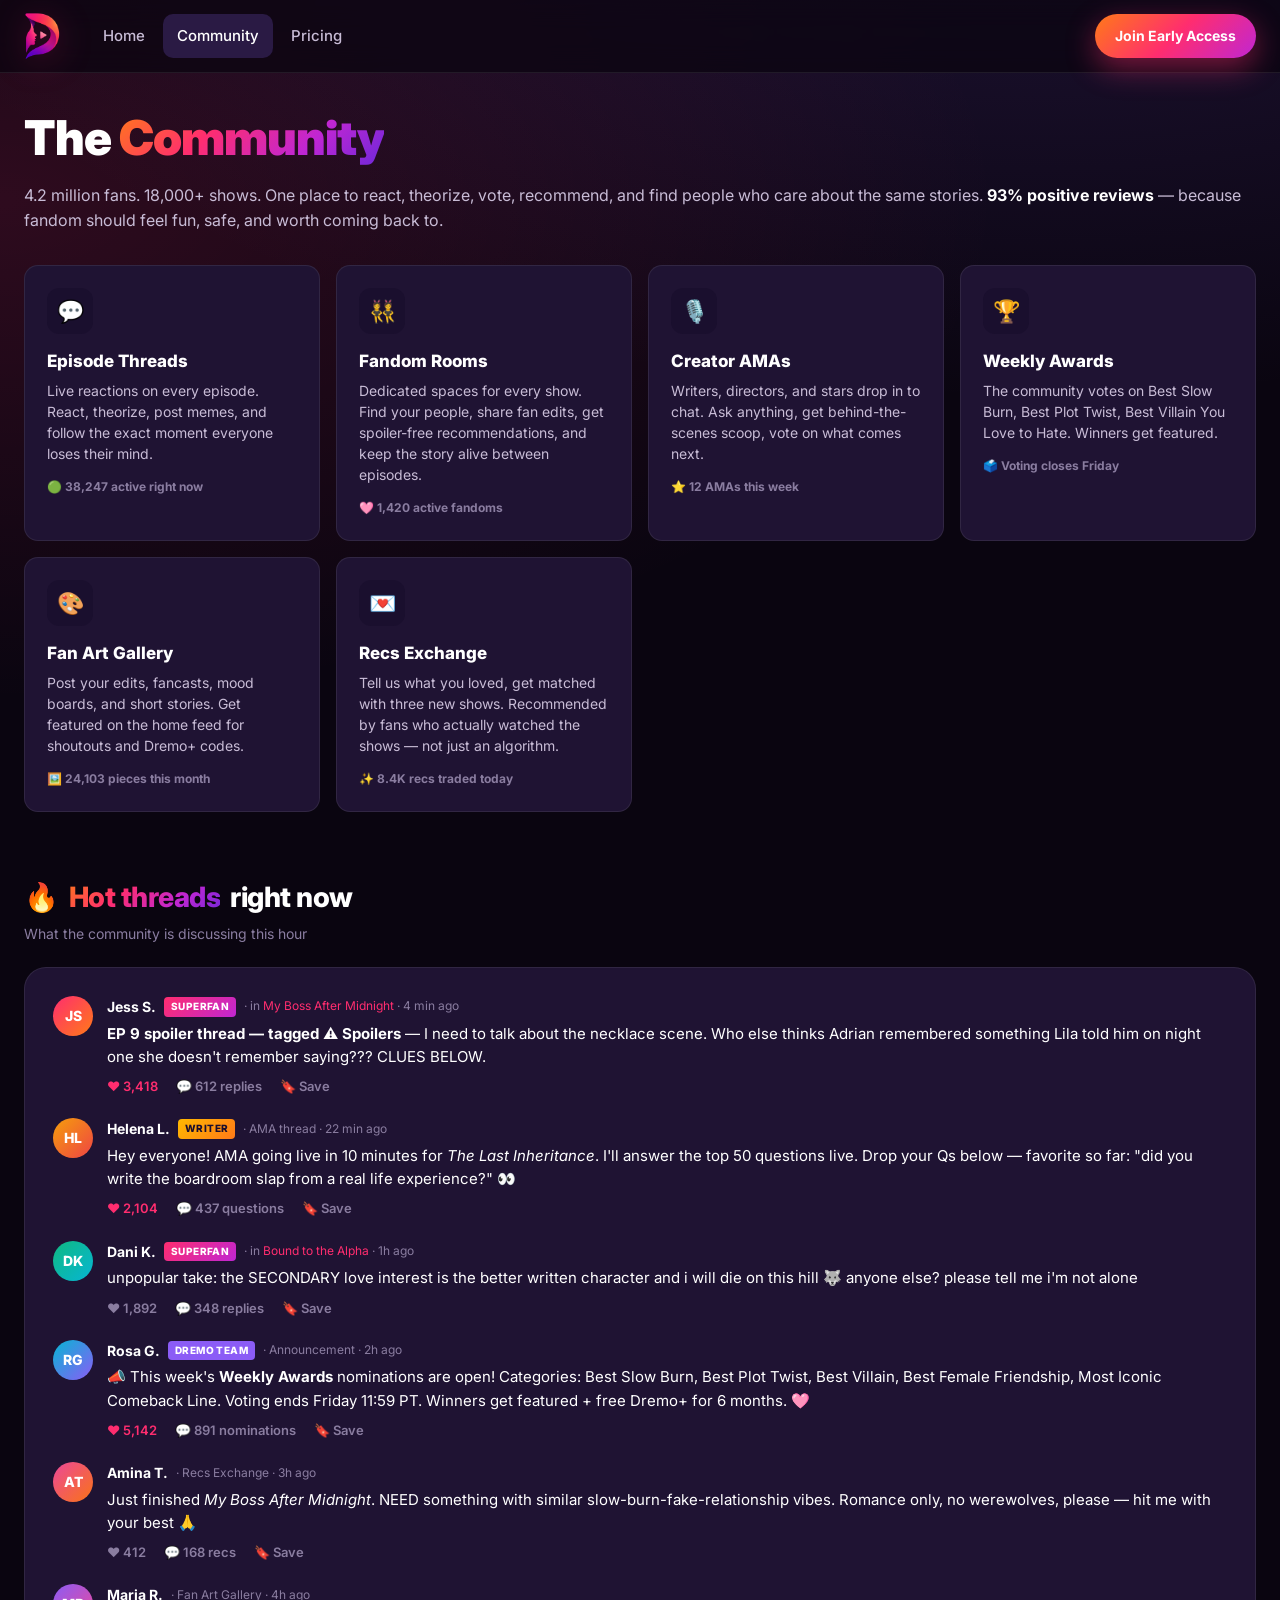
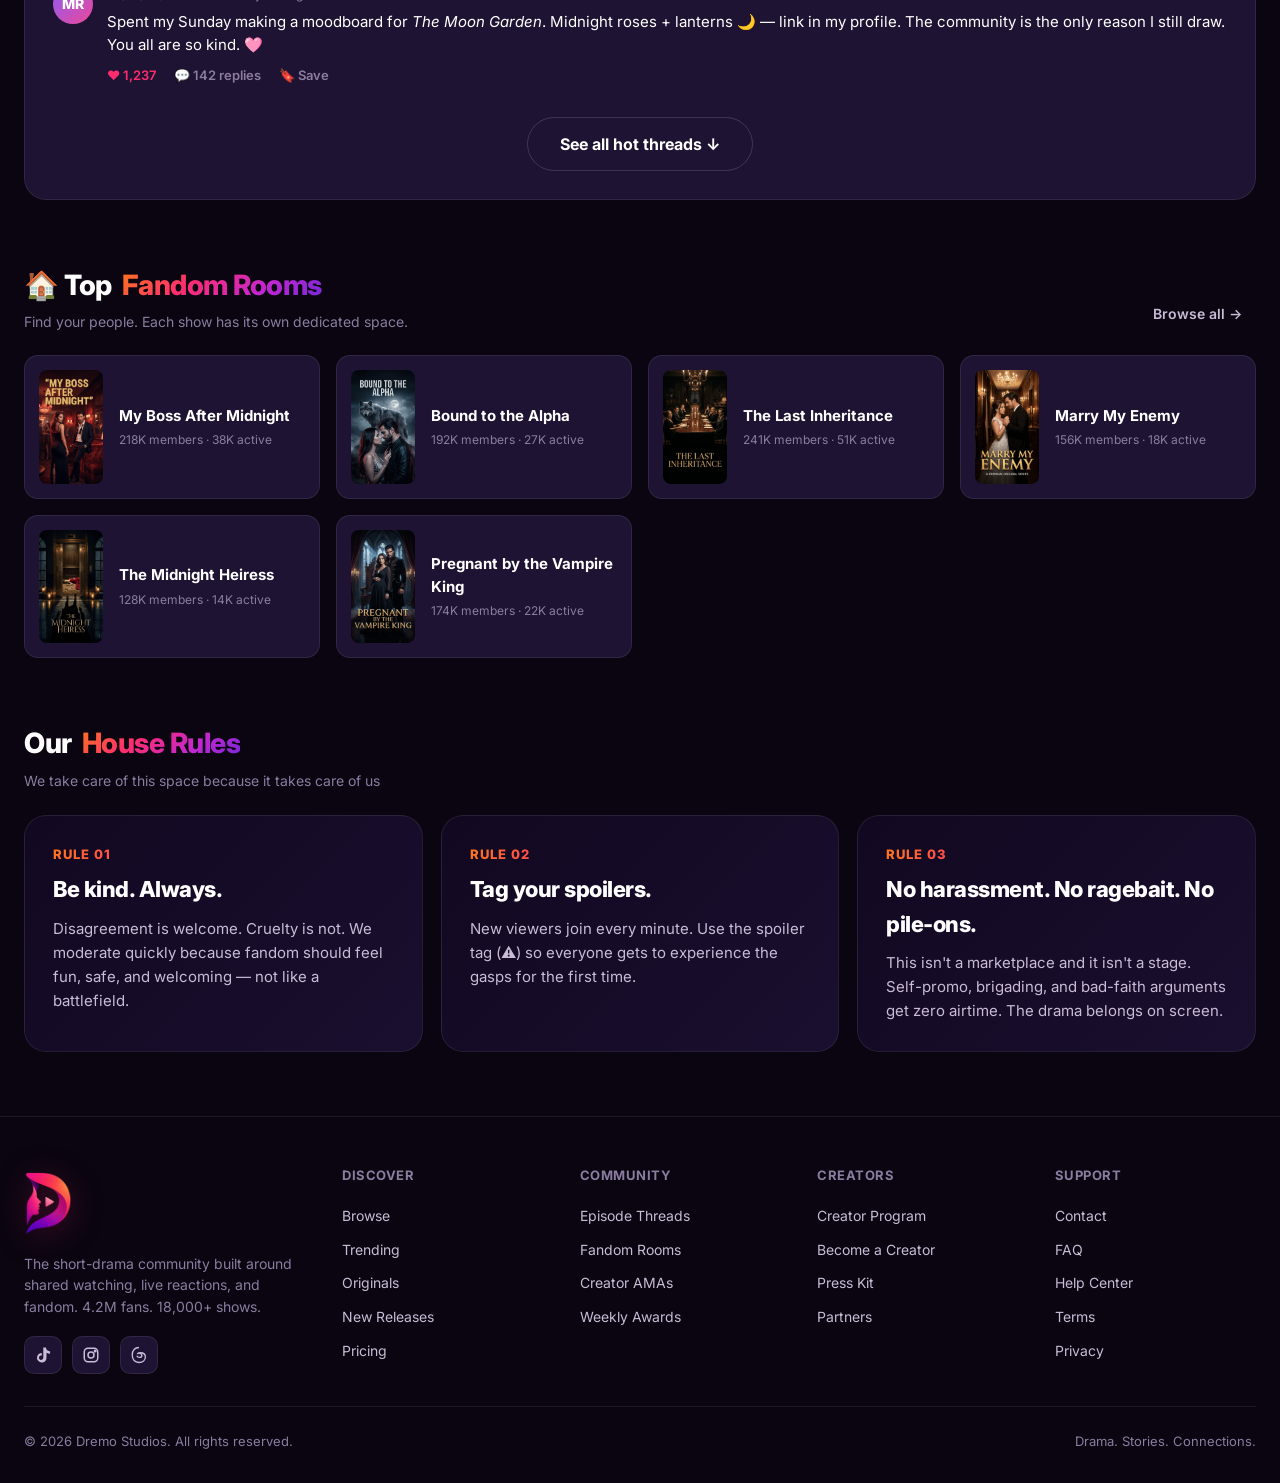
<file: community.html>
<!DOCTYPE html>
<html lang="en">
<head>
<meta charset="UTF-8" />
<meta name="viewport" content="width=device-width, initial-scale=1.0" />
<title>Community — Dremo</title>
<meta name="description" content="The Dremo community: 4.2M fans bingeing, theorizing, and reacting to short dramas together. Episode threads, fandom rooms, creator AMAs, weekly awards." />
<link rel="icon" type="image/png" href="logo.png" />
<link rel="preconnect" href="https://fonts.googleapis.com">
<link rel="preconnect" href="https://fonts.gstatic.com" crossorigin>
<link href="https://fonts.googleapis.com/css2?family=Inter:wght@400;500;600;700;800;900&display=swap" rel="stylesheet">
<link rel="stylesheet" href="styles.css">
</head>
<body>

<header class="nav">
  <div class="container nav-inner">
    <a href="index.html" class="logo">
      <img src="logo.png" alt="Dremo — Drama. Stories. Connections." class="logo-img"/>
    </a>
    <nav class="nav-links" id="navLinks">
      <a href="index.html">Home</a>
      <a href="community.html" class="active">Community</a>
      <a href="pricing.html">Pricing</a>
    </nav>
    <button class="nav-burger" id="navBurger" aria-label="Menu">☰</button>
    <a href="#join" class="btn btn-glow open-modal" style="margin-left:auto;">Join Early Access</a>
  </div>
</header>

<main class="container">

  <section class="browse-header">
    <h1>The <span style="background:var(--grad-hero);-webkit-background-clip:text;background-clip:text;color:transparent;">Community</span></h1>
    <p>4.2 million fans. 18,000+ shows. One place to react, theorize, vote, recommend, and find people who care about the same stories. <strong style="color:var(--text);">93% positive reviews</strong> — because fandom should feel fun, safe, and worth coming back to.</p>
  </section>

  <section style="margin-top: 32px;">
    <div class="community-grid">
      <a href="threads.html" class="community-card" id="threads"><div class="community-card-icon">💬</div><h3>Episode Threads</h3><p>Live reactions on every episode. React, theorize, post memes, and follow the exact moment everyone loses their mind.</p><div class="community-meta">🟢 38,247 active right now</div></a>
      <a href="fandoms.html" class="community-card" id="fandoms"><div class="community-card-icon">👯</div><h3>Fandom Rooms</h3><p>Dedicated spaces for every show. Find your people, share fan edits, get spoiler-free recommendations, and keep the story alive between episodes.</p><div class="community-meta">🩷 1,420 active fandoms</div></a>
      <div class="community-card" id="amas"><div class="community-card-icon">🎙️</div><h3>Creator AMAs</h3><p>Writers, directors, and stars drop in to chat. Ask anything, get behind-the-scenes scoop, vote on what comes next.</p><div class="community-meta">⭐ 12 AMAs this week</div></div>
      <div class="community-card" id="awards"><div class="community-card-icon">🏆</div><h3>Weekly Awards</h3><p>The community votes on Best Slow Burn, Best Plot Twist, Best Villain You Love to Hate. Winners get featured.</p><div class="community-meta">🗳️ Voting closes Friday</div></div>
      <div class="community-card"><div class="community-card-icon">🎨</div><h3>Fan Art Gallery</h3><p>Post your edits, fancasts, mood boards, and short stories. Get featured on the home feed for shoutouts and Dremo+ codes.</p><div class="community-meta">🖼️ 24,103 pieces this month</div></div>
      <div class="community-card"><div class="community-card-icon">💌</div><h3>Recs Exchange</h3><p>Tell us what you loved, get matched with three new shows. Recommended by fans who actually watched the shows — not just an algorithm.</p><div class="community-meta">✨ 8.4K recs traded today</div></div>
    </div>
  </section>

  <section class="community-section">
    <div class="section-head">
      <div>
        <h2 class="section-title">🔥 <span class="accent">Hot threads</span> right now</h2>
        <div class="section-sub">What the community is discussing this hour</div>
      </div>
    </div>

    <div class="comments-card">
      <div class="comments-list">

        <div class="comment">
          <div class="avatar av-1">JS</div>
          <div class="comment-body">
            <div class="comment-head">
              <span class="comment-author">Jess S.</span>
              <span class="comment-flair flair-superfan">SUPERFAN</span>
              <span class="comment-time">· in <a href="series.html" style="color:var(--primary);">My Boss After Midnight</a> · 4 min ago</span>
            </div>
            <p class="comment-text"><strong>EP 9 spoiler thread — tagged ⚠️ Spoilers</strong> — I need to talk about the necklace scene. Who else thinks Adrian remembered something Lila told him on night one she doesn't remember saying??? CLUES BELOW.</p>
            <div class="comment-actions"><span class="liked">❤️ 3,418</span><span>💬 612 replies</span><span>🔖 Save</span></div>
          </div>
        </div>

        <div class="comment">
          <div class="avatar av-4">HL</div>
          <div class="comment-body">
            <div class="comment-head">
              <span class="comment-author">Helena L.</span>
              <span class="comment-flair flair-creator">WRITER</span>
              <span class="comment-time">· AMA thread · 22 min ago</span>
            </div>
            <p class="comment-text">Hey everyone! AMA going live in 10 minutes for <em>The Last Inheritance</em>. I'll answer the top 50 questions live. Drop your Qs below — favorite so far: "did you write the boardroom slap from a real life experience?" 👀</p>
            <div class="comment-actions"><span class="liked">❤️ 2,104</span><span>💬 437 questions</span><span>🔖 Save</span></div>
          </div>
        </div>

        <div class="comment">
          <div class="avatar av-5">DK</div>
          <div class="comment-body">
            <div class="comment-head">
              <span class="comment-author">Dani K.</span>
              <span class="comment-flair flair-superfan">SUPERFAN</span>
              <span class="comment-time">· in <a href="series.html" style="color:var(--primary);">Bound to the Alpha</a> · 1h ago</span>
            </div>
            <p class="comment-text">unpopular take: the SECONDARY love interest is the better written character and i will die on this hill 🐺 anyone else? please tell me i'm not alone</p>
            <div class="comment-actions"><span>❤️ 1,892</span><span>💬 348 replies</span><span>🔖 Save</span></div>
          </div>
        </div>

        <div class="comment">
          <div class="avatar av-3">RG</div>
          <div class="comment-body">
            <div class="comment-head">
              <span class="comment-author">Rosa G.</span>
              <span class="comment-flair flair-team">DREMO TEAM</span>
              <span class="comment-time">· Announcement · 2h ago</span>
            </div>
            <p class="comment-text">📣 This week's <strong>Weekly Awards</strong> nominations are open! Categories: Best Slow Burn, Best Plot Twist, Best Villain, Best Female Friendship, Most Iconic Comeback Line. Voting ends Friday 11:59 PT. Winners get featured + free Dremo+ for 6 months. 🩷</p>
            <div class="comment-actions"><span class="liked">❤️ 5,142</span><span>💬 891 nominations</span><span>🔖 Save</span></div>
          </div>
        </div>

        <div class="comment">
          <div class="avatar av-6">AT</div>
          <div class="comment-body">
            <div class="comment-head">
              <span class="comment-author">Amina T.</span>
              <span class="comment-time">· Recs Exchange · 3h ago</span>
            </div>
            <p class="comment-text">Just finished <em>My Boss After Midnight</em>. NEED something with similar slow-burn-fake-relationship vibes. Romance only, no werewolves, please — hit me with your best 🙏</p>
            <div class="comment-actions"><span>❤️ 412</span><span>💬 168 recs</span><span>🔖 Save</span></div>
          </div>
        </div>

        <div class="comment">
          <div class="avatar av-2">MR</div>
          <div class="comment-body">
            <div class="comment-head">
              <span class="comment-author">Maria R.</span>
              <span class="comment-time">· Fan Art Gallery · 4h ago</span>
            </div>
            <p class="comment-text">Spent my Sunday making a moodboard for <em>The Moon Garden</em>. Midnight roses + lanterns 🌙 — link in my profile. The community is the only reason I still draw. You all are so kind. 🩷</p>
            <div class="comment-actions"><span class="liked">❤️ 1,237</span><span>💬 142 replies</span><span>🔖 Save</span></div>
          </div>
        </div>

      </div>

      <div style="display:grid;place-items:center;margin-top:32px;">
        <button class="btn btn-ghost btn-lg">See all hot threads ↓</button>
      </div>
    </div>
  </section>

  <section>
    <div class="section-head">
      <div>
        <h2 class="section-title">🏠 Top <span class="accent">Fandom Rooms</span></h2>
        <div class="section-sub">Find your people. Each show has its own dedicated space.</div>
      </div>
      <a href="browse.html" class="section-link">Browse all →</a>
    </div>
    <div class="trending-grid">
      <a href="series.html" class="trending-card">
        <div class="trending-poster"><div class="poster" style="background-image:url('posters/my-boss-after-midnight.png')"></div></div>
        <div class="trending-info"><div class="trending-name">My Boss After Midnight</div><div class="trending-tags">218K members · 38K active</div></div>
      </a>
      <a href="series.html" class="trending-card">
        <div class="trending-poster"><div class="poster" style="background-image:url('posters/bound-to-the-alpha.png')"></div></div>
        <div class="trending-info"><div class="trending-name">Bound to the Alpha</div><div class="trending-tags">192K members · 27K active</div></div>
      </a>
      <a href="series.html" class="trending-card">
        <div class="trending-poster"><div class="poster" style="background-image:url('posters/the-last-inheritance.png')"></div></div>
        <div class="trending-info"><div class="trending-name">The Last Inheritance</div><div class="trending-tags">241K members · 51K active</div></div>
      </a>
      <a href="series.html" class="trending-card">
        <div class="trending-poster"><div class="poster" style="background-image:url('posters/marry-my-enemy.png')"></div></div>
        <div class="trending-info"><div class="trending-name">Marry My Enemy</div><div class="trending-tags">156K members · 18K active</div></div>
      </a>
      <a href="series.html" class="trending-card">
        <div class="trending-poster"><div class="poster" style="background-image:url('posters/midnight-heiress.png')"></div></div>
        <div class="trending-info"><div class="trending-name">The Midnight Heiress</div><div class="trending-tags">128K members · 14K active</div></div>
      </a>
      <a href="series.html" class="trending-card">
        <div class="trending-poster"><div class="poster" style="background-image:url('posters/pregnant-by-the-vampire-king.png')"></div></div>
        <div class="trending-info"><div class="trending-name">Pregnant by the Vampire King</div><div class="trending-tags">174K members · 22K active</div></div>
      </a>
    </div>
  </section>

  <section style="margin-top: 56px;">
    <div class="section-head">
      <div>
        <h2 class="section-title">Our <span class="accent">House Rules</span></h2>
        <div class="section-sub">We take care of this space because it takes care of us</div>
      </div>
    </div>
    <div class="pillars-grid">
      <div class="pillar">
        <div class="pillar-num">RULE 01</div>
        <h3>Be kind. Always.</h3>
        <p>Disagreement is welcome. Cruelty is not. We moderate quickly because fandom should feel fun, safe, and welcoming — not like a battlefield.</p>
      </div>
      <div class="pillar">
        <div class="pillar-num">RULE 02</div>
        <h3>Tag your spoilers.</h3>
        <p>New viewers join every minute. Use the spoiler tag (⚠️) so everyone gets to experience the gasps for the first time.</p>
      </div>
      <div class="pillar">
        <div class="pillar-num">RULE 03</div>
        <h3>No harassment. No ragebait. No pile-ons.</h3>
        <p>This isn't a marketplace and it isn't a stage. Self-promo, brigading, and bad-faith arguments get zero airtime. The drama belongs on screen.</p>
      </div>
    </div>
  </section>

</main>

<footer>
  <div class="container">
    <div class="footer-grid-v2">
      <div class="footer-col footer-brand">
        <a href="index.html" class="logo"><img src="logo.png" alt="Dremo" class="logo-img"/></a>
        <p>The short-drama community built around shared watching, live reactions, and fandom. 4.2M fans. 18,000+ shows.</p>
        <div class="social-row">
          <a href="https://vm.tiktok.com/ZNRspoKQs/" target="_blank" rel="noopener" title="TikTok" aria-label="Dremo on TikTok">
            <svg width="18" height="18" viewBox="0 0 24 24" fill="currentColor"><path d="M19.59 6.69a4.83 4.83 0 0 1-3.77-4.25V2h-3.45v13.67a2.89 2.89 0 0 1-5.2 1.74 2.89 2.89 0 0 1 2.31-4.64 2.93 2.93 0 0 1 .88.13V9.4a6.84 6.84 0 0 0-1-.05A6.33 6.33 0 0 0 5.8 20.1a6.34 6.34 0 0 0 10.86-4.43V8.9a8.16 8.16 0 0 0 4.77 1.52v-3.4a4.85 4.85 0 0 1-1.84-.33z"/></svg>
          </a>
          <a href="https://www.instagram.com/dremo.fun?igsh=eHlwYjl1emkyYXVx" target="_blank" rel="noopener" title="Instagram" aria-label="Dremo on Instagram">
            <svg width="18" height="18" viewBox="0 0 24 24" fill="none" stroke="currentColor" stroke-width="2"><rect x="3" y="3" width="18" height="18" rx="5"/><circle cx="12" cy="12" r="4"/><circle cx="17.5" cy="6.5" r="1" fill="currentColor"/></svg>
          </a>
          <a href="https://www.threads.com/@dremo.fun2026" target="_blank" rel="noopener" title="Threads" aria-label="Dremo on Threads">
            <svg width="18" height="18" viewBox="0 0 24 24" fill="none" stroke="currentColor" stroke-width="1.8"><path d="M12 2C6.5 2 3 5.5 3 12s3.5 10 9 10c5 0 8.5-3 8.5-7.2 0-3.6-2.6-5.8-6.4-5.8-1.7 0-3.3.5-4.5 1.5"/><path d="M9 13c.7 1.4 2 2.2 3.5 2.2 2 0 3.3-1 3.3-2.7 0-1.7-1.4-2.7-3.6-2.7"/></svg>
          </a>
        </div>
      </div>
      <div class="footer-col">
        <h4>Discover</h4>
        <a href="browse.html">Browse</a>
        <a href="browse.html#trending">Trending</a>
        <a href="browse.html#originals">Originals</a>
        <a href="browse.html#new">New Releases</a>
        <a href="pricing.html">Pricing</a>
      </div>
      <div class="footer-col">
        <h4>Community</h4>
        <a href="threads.html">Episode Threads</a>
        <a href="fandoms.html">Fandom Rooms</a>
        <a href="community.html#amas">Creator AMAs</a>
        <a href="community.html#awards">Weekly Awards</a>
      </div>
      <div class="footer-col">
        <h4>Creators</h4>
        <a href="#creator-program">Creator Program</a>
        <a href="#become-a-creator">Become a Creator</a>
        <a href="#press-kit">Press Kit</a>
        <a href="#partners">Partners</a>
      </div>
      <div class="footer-col">
        <h4>Support</h4>
        <a href="#contact">Contact</a>
        <a href="#faq">FAQ</a>
        <a href="#help">Help Center</a>
        <a href="#terms">Terms</a>
        <a href="#privacy">Privacy</a>
      </div>
    </div>
    <div class="footer-bottom">
      <span>© 2026 Dremo Studios. All rights reserved.</span>
      <span>Drama. Stories. Connections.</span>
    </div>
  </div>
</footer>

<!-- ========== EARLY-ACCESS MODAL ========== -->
<div class="modal-backdrop" id="earlyAccessModal" role="dialog" aria-modal="true">
  <div class="modal">
    <button class="modal-close" data-close-modal aria-label="Close">✕</button>
    <div class="modal-body">
      <span class="modal-badge">★ EARLY ACCESS</span>
      <h2>Get <em>first access</em> to&nbsp;Dremo.</h2>
      <p>Drop your email and we'll send you an invite the moment we open the doors. No spam — just one email when you're in.</p>
      <form class="modal-form" id="earlyAccessForm" novalidate>
        <input type="email" required class="modal-input" placeholder="your@email.com" autocomplete="email" />
        <div class="modal-actions">
          <button type="button" class="btn btn-ghost" data-close-modal>Cancel</button>
          <button type="submit" class="btn btn-glow">Request Access</button>
        </div>
      </form>
      <div class="modal-foot"><span>🔒 No spam</span><span>🆓 First 3 episodes free</span></div>
    </div>
    <div class="modal-success">
      <div class="modal-success-icon">✓</div>
      <h3>You're on the list!</h3>
      <p>We'll email you when your invite is ready. Welcome to the family. 🩷</p>
    </div>
  </div>
</div>

<script>
</script>
<script src="modal.js"></script>

</body>
</html>
</file>
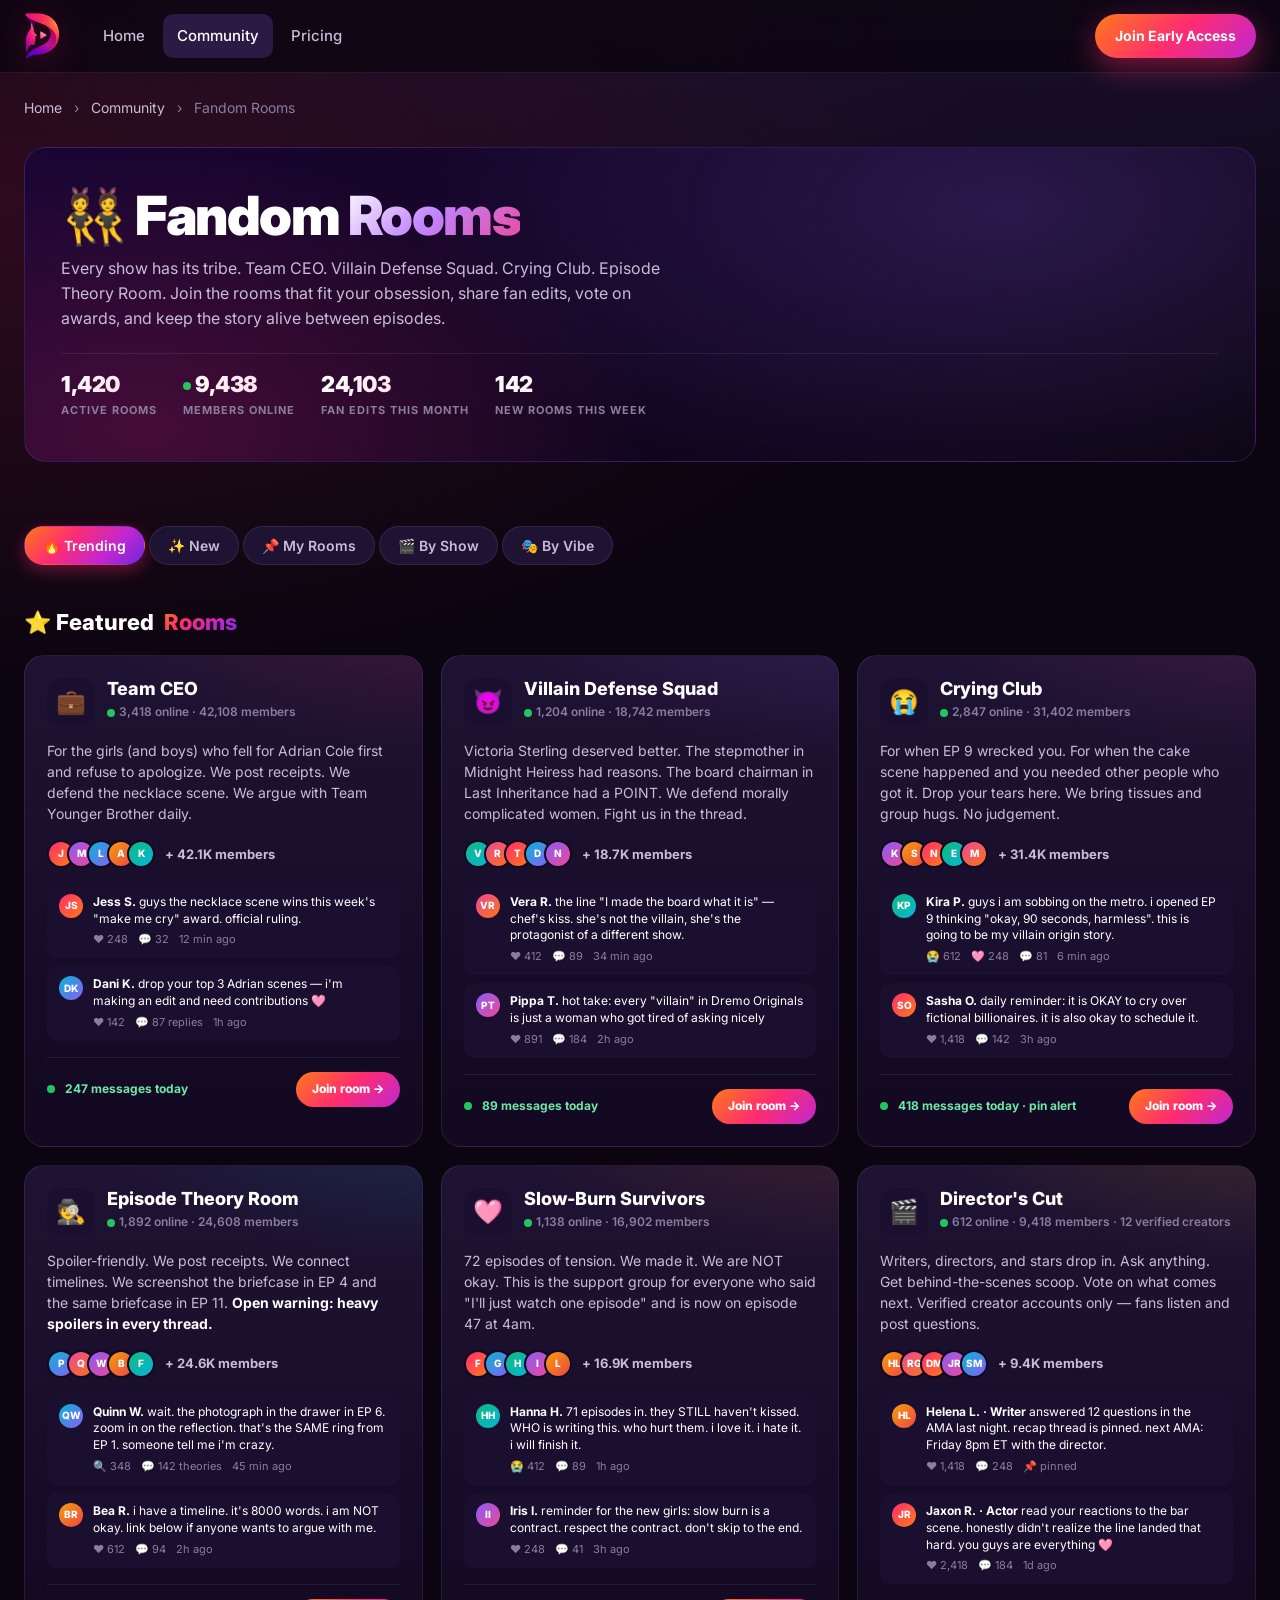
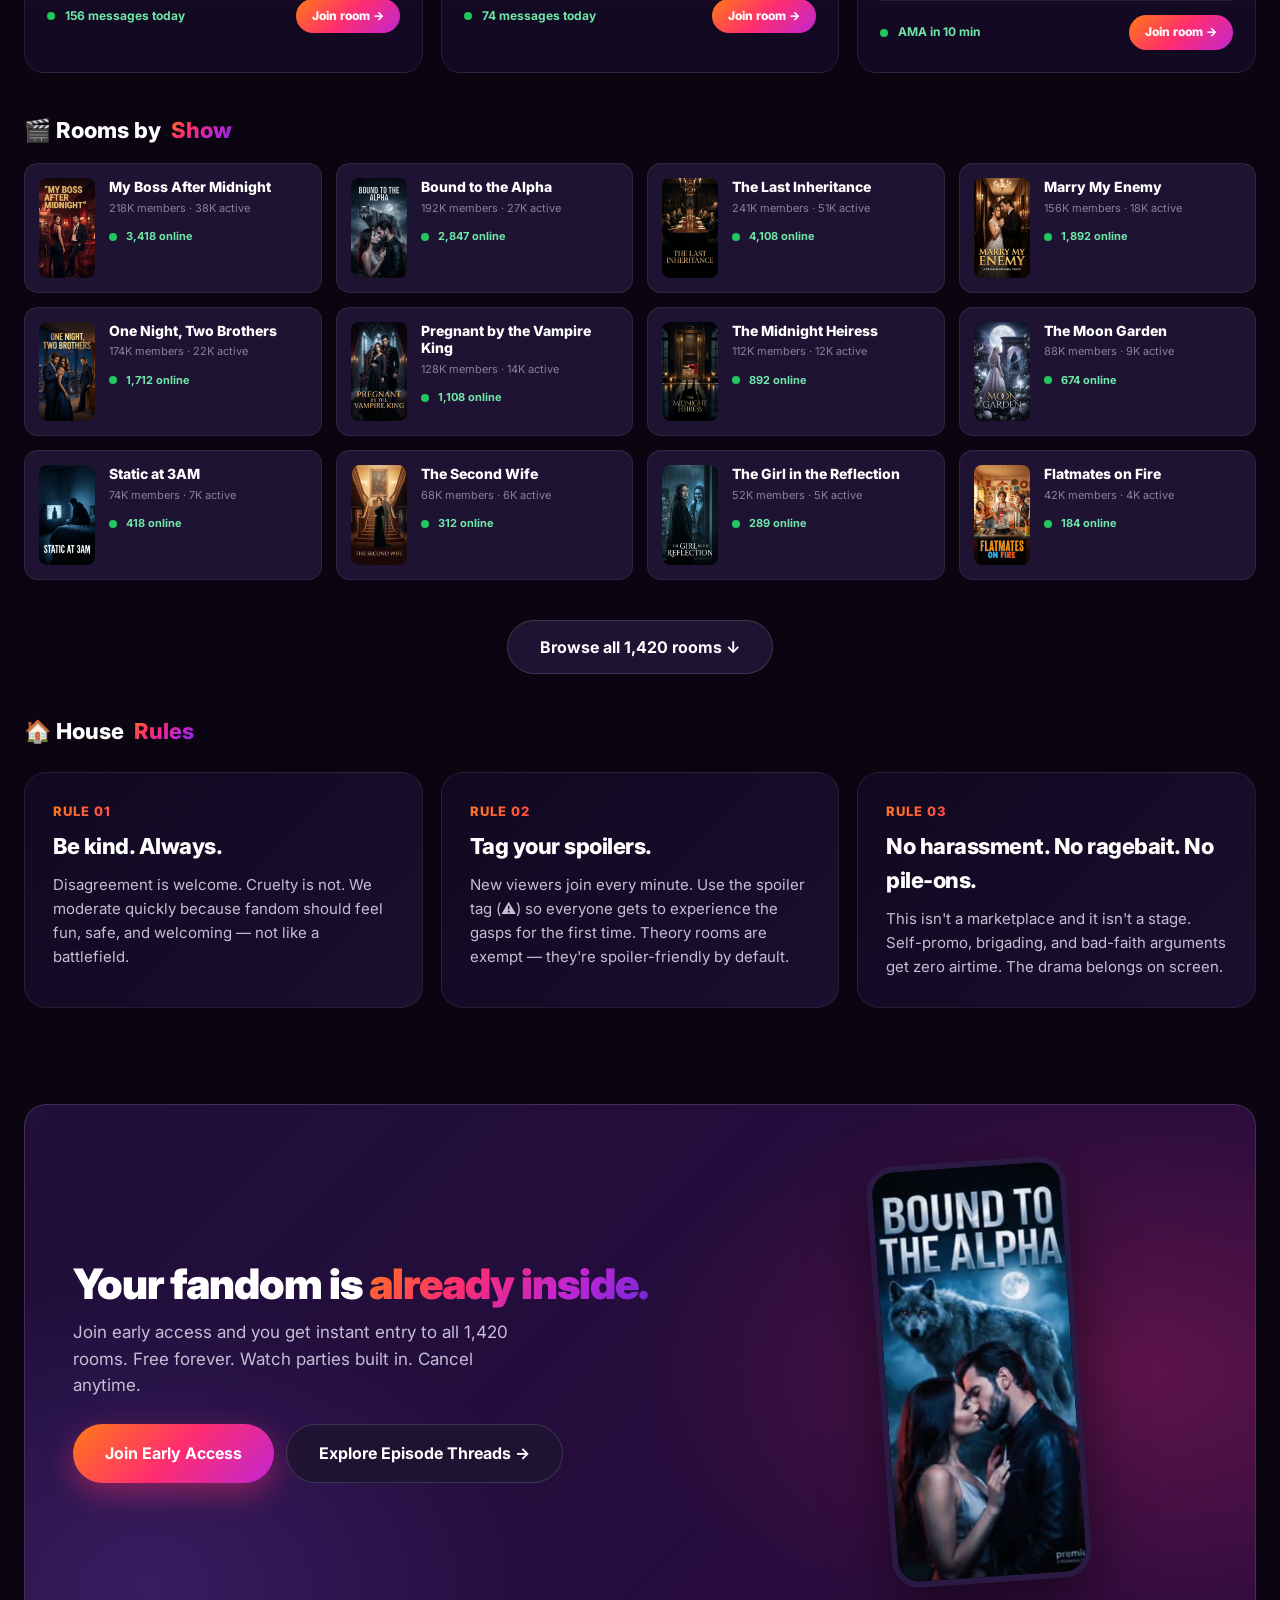
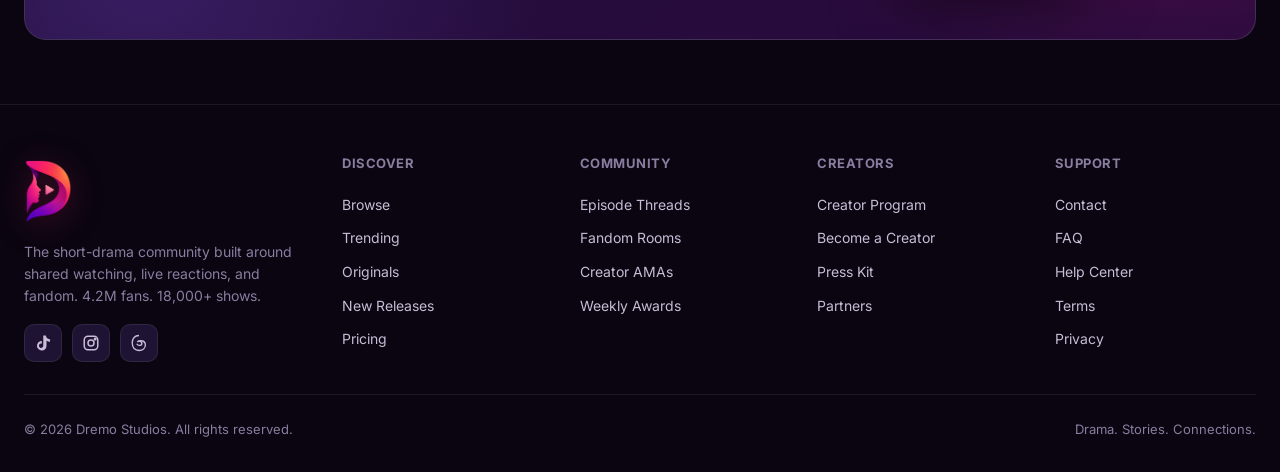
<file: fandoms.html>
<!DOCTYPE html>
<html lang="en">
<head>
<meta charset="UTF-8" />
<meta name="viewport" content="width=device-width, initial-scale=1.0" />
<title>Fandom Rooms — Find your people · Dremo</title>
<meta name="description" content="Dedicated rooms for every show. Find your people. Share fan edits. Get spoiler-free recommendations. Keep the story alive between episodes." />
<link rel="icon" type="image/png" href="logo.png" />
<link rel="preconnect" href="https://fonts.googleapis.com">
<link rel="preconnect" href="https://fonts.gstatic.com" crossorigin>
<link href="https://fonts.googleapis.com/css2?family=Inter:wght@400;500;600;700;800;900&display=swap" rel="stylesheet">
<link rel="stylesheet" href="styles.css">
<style>
  /* Fandoms-specific styling */
  .fandoms-hero {
    margin-top: 28px;
    padding: 40px 36px;
    border-radius: var(--radius-lg);
    background:
      radial-gradient(600px 300px at 80% 20%, rgba(139,92,246,0.22), transparent),
      radial-gradient(500px 280px at 10% 90%, rgba(255,45,111,0.20), transparent),
      linear-gradient(135deg, #1a0533 0%, #0a0510 100%);
    border: 1px solid rgba(139,92,246,0.22);
    position: relative;
    overflow: hidden;
  }
  .fandoms-hero h1 {
    font-size: clamp(34px, 5vw, 54px);
    font-weight: 900;
    letter-spacing: -1.5px;
    line-height: 1.05;
    margin-bottom: 12px;
  }
  .fandoms-hero h1 em {
    font-style: normal;
    background: linear-gradient(135deg, #fff, #c084fc, #ec4899);
    -webkit-background-clip: text;
    background-clip: text;
    color: transparent;
  }
  .fandoms-hero p {
    color: var(--text-2);
    font-size: 16px;
    max-width: 620px;
    margin-bottom: 22px;
  }
  .fandoms-stats {
    display: flex; gap: 26px; flex-wrap: wrap;
    padding-top: 18px;
    border-top: 1px solid rgba(255,255,255,0.08);
  }
  .fandoms-stat .num {
    display: block;
    font-size: 22px; font-weight: 900;
    background: linear-gradient(135deg, #fff, #ffd1e0);
    -webkit-background-clip: text; background-clip: text;
    color: transparent;
    letter-spacing: -0.5px;
    line-height: 1.1;
  }
  .fandoms-stat .lbl {
    font-size: 11px; color: var(--text-3);
    font-weight: 700; text-transform: uppercase; letter-spacing: 1px;
  }

  .fandom-section-title {
    margin: 40px 0 16px;
    font-size: 22px; font-weight: 800;
    display: flex; align-items: center; gap: 10px;
  }
  .fandom-section-title .accent {
    background: var(--grad-hero);
    -webkit-background-clip: text; background-clip: text;
    color: transparent;
  }

  /* Featured fandom rooms — large cards */
  .fandom-feature-grid {
    display: grid;
    grid-template-columns: repeat(auto-fill, minmax(380px, 1fr));
    gap: 18px;
  }
  .fandom-feature {
    position: relative;
    background: linear-gradient(180deg, var(--surface), var(--bg-2));
    border: 1px solid var(--line);
    border-radius: 20px;
    padding: 22px;
    transition: all 0.25s;
    overflow: hidden;
  }
  .fandom-feature:hover {
    border-color: rgba(255,45,111,0.4);
    transform: translateY(-3px);
    box-shadow: 0 24px 50px rgba(0,0,0,0.4);
  }
  .fandom-feature::before {
    content: '';
    position: absolute; inset: 0;
    background: radial-gradient(400px 200px at 110% -20%, var(--feature-glow, rgba(255,45,111,0.16)), transparent);
    pointer-events: none;
  }
  .fandom-feature.ceo     { --feature-glow: rgba(255,45,111,0.18); }
  .fandom-feature.villain { --feature-glow: rgba(139,92,246,0.20); }
  .fandom-feature.crying  { --feature-glow: rgba(236,72,153,0.18); }
  .fandom-feature.theory  { --feature-glow: rgba(6,182,212,0.18); }
  .fandom-feature.slow    { --feature-glow: rgba(255,122,24,0.18); }
  .fandom-feature.dir     { --feature-glow: rgba(255,184,0,0.18); }

  .fandom-feature-head {
    display: flex; align-items: flex-start; gap: 12px;
    margin-bottom: 14px;
    position: relative;
  }
  .fandom-feature-icon {
    width: 48px; height: 48px;
    border-radius: 14px;
    background: var(--bg-3);
    display: grid; place-items: center;
    font-size: 24px;
    flex-shrink: 0;
  }
  .fandom-feature-name {
    font-size: 18px; font-weight: 800;
    line-height: 1.2;
    margin-bottom: 4px;
  }
  .fandom-feature-tag {
    font-size: 12px;
    color: var(--text-3);
    font-weight: 600;
  }
  .fandom-feature-tag .live-dot { margin-right: 4px; }

  .fandom-feature-desc {
    font-size: 14px;
    color: var(--text-2);
    line-height: 1.5;
    margin-bottom: 16px;
    position: relative;
  }

  .fandom-members {
    display: flex; align-items: center;
    margin-bottom: 16px;
    position: relative;
  }
  .fandom-members .avatar-mini {
    width: 28px; height: 28px;
    border-radius: 50%;
    margin-left: -8px;
    border: 2px solid var(--bg-2);
    font-size: 10px;
  }
  .fandom-members .avatar-mini:first-child { margin-left: 0; }
  .fandom-members .count {
    margin-left: 10px;
    font-size: 13px; font-weight: 700;
    color: var(--text-2);
  }

  /* Sample posts inside a feature card */
  .fandom-post-stack {
    display: flex; flex-direction: column;
    gap: 8px;
    margin-bottom: 16px;
    position: relative;
  }
  .fandom-post {
    background: var(--bg-3);
    border-radius: 10px;
    padding: 10px 12px;
    display: flex; gap: 10px;
    align-items: flex-start;
  }
  .fandom-post .avatar {
    width: 24px; height: 24px;
    font-size: 10px;
    flex-shrink: 0;
  }
  .fandom-post-text {
    font-size: 12px;
    line-height: 1.4;
    color: var(--text);
    flex: 1;
  }
  .fandom-post-text b { font-weight: 700; }
  .fandom-post-meta {
    font-size: 11px;
    color: var(--text-3);
    margin-top: 4px;
    display: flex; gap: 10px;
  }

  .fandom-feature-cta {
    display: flex; align-items: center; justify-content: space-between;
    padding-top: 14px;
    border-top: 1px solid var(--line);
    position: relative;
  }
  .fandom-feature-cta .activity {
    font-size: 12px;
    font-weight: 700;
    color: #6ee7a8;
    display: inline-flex; align-items: center; gap: 6px;
  }
  .fandom-feature-cta .join-btn {
    background: linear-gradient(135deg, #ff7a18, #ff2d6f, #c026d3);
    color: white;
    padding: 8px 16px;
    border-radius: 999px;
    font-size: 12px; font-weight: 800;
    text-decoration: none;
    transition: transform 0.15s;
  }
  .fandom-feature-cta .join-btn:hover { transform: translateY(-2px); }

  /* Show-based fandom rooms (compact directory) */
  .show-rooms-grid {
    display: grid;
    grid-template-columns: repeat(auto-fill, minmax(280px, 1fr));
    gap: 14px;
  }
  .show-room {
    display: flex; gap: 14px;
    background: var(--surface);
    border: 1px solid var(--line);
    border-radius: 14px;
    padding: 14px;
    transition: all 0.18s;
    cursor: pointer;
    text-decoration: none;
    color: inherit;
  }
  .show-room:hover {
    background: var(--surface-2);
    transform: translateX(4px);
  }
  .show-room-poster {
    width: 56px; aspect-ratio: 9/16;
    border-radius: 8px;
    overflow: hidden;
    flex-shrink: 0;
  }
  .show-room-poster .poster::before { background: transparent; }
  .show-room-info { flex: 1; min-width: 0; }
  .show-room-name {
    font-size: 14px; font-weight: 800;
    margin-bottom: 4px;
    line-height: 1.25;
  }
  .show-room-meta {
    font-size: 11px; color: var(--text-3);
    margin-bottom: 6px;
  }
  .show-room-live {
    font-size: 11px; font-weight: 700;
    color: #6ee7a8;
    display: inline-flex; align-items: center; gap: 5px;
  }

  @media (max-width: 640px) {
    .fandoms-hero { padding: 28px 22px; }
    .fandom-feature-grid { grid-template-columns: 1fr; }
  }
</style>
</head>
<body>

<header class="nav">
  <div class="container nav-inner">
    <a href="index.html" class="logo">
      <img src="logo.png" alt="Dremo" class="logo-img"/>
    </a>
    <nav class="nav-links" id="navLinks">
      <a href="index.html">Home</a>
      <a href="community.html" class="active">Community</a>
      <a href="pricing.html">Pricing</a>
    </nav>
    <button class="nav-burger" id="navBurger" aria-label="Menu">☰</button>
    <a href="#join" class="btn btn-glow open-modal" style="margin-left:auto;">Join Early Access</a>
  </div>
</header>

<main class="container">

  <!-- Breadcrumb -->
  <div style="margin-top: 24px; color: var(--text-3); font-size: 14px;">
    <a href="index.html" style="color:var(--text-2);">Home</a>
    <span style="margin: 0 8px;">›</span>
    <a href="community.html" style="color:var(--text-2);">Community</a>
    <span style="margin: 0 8px;">›</span>
    <span>Fandom Rooms</span>
  </div>

  <section class="fandoms-hero">
    <h1>👯 Fandom <em>Rooms</em></h1>
    <p>Every show has its tribe. Team CEO. Villain Defense Squad. Crying Club. Episode Theory Room. Join the rooms that fit your obsession, share fan edits, vote on awards, and keep the story alive between episodes.</p>
    <div class="fandoms-stats">
      <div class="fandoms-stat"><span class="num">1,420</span><span class="lbl">Active rooms</span></div>
      <div class="fandoms-stat"><span class="num"><span class="live-dot"></span>9,438</span><span class="lbl">Members online</span></div>
      <div class="fandoms-stat"><span class="num">24,103</span><span class="lbl">Fan edits this month</span></div>
      <div class="fandoms-stat"><span class="num">142</span><span class="lbl">New rooms this week</span></div>
    </div>
  </section>

  <!-- Filter chips -->
  <div class="filter-chips">
    <button class="cat-chip active">🔥 Trending</button>
    <button class="cat-chip">✨ New</button>
    <button class="cat-chip">📌 My Rooms</button>
    <button class="cat-chip">🎬 By Show</button>
    <button class="cat-chip">🎭 By Vibe</button>
  </div>

  <!-- =========== FEATURED ROOMS (vibe-based, large cards) =========== -->
  <h2 class="fandom-section-title">⭐ Featured <span class="accent">Rooms</span></h2>

  <div class="fandom-feature-grid">

    <!-- Team CEO -->
    <div class="fandom-feature ceo">
      <div class="fandom-feature-head">
        <div class="fandom-feature-icon">💼</div>
        <div>
          <div class="fandom-feature-name">Team CEO</div>
          <div class="fandom-feature-tag"><span class="live-dot"></span>3,418 online · 42,108 members</div>
        </div>
      </div>
      <p class="fandom-feature-desc">For the girls (and boys) who fell for Adrian Cole first and refuse to apologize. We post receipts. We defend the necklace scene. We argue with Team Younger Brother daily.</p>
      <div class="fandom-members">
        <div class="avatar avatar-mini av-1">J</div>
        <div class="avatar avatar-mini av-2">M</div>
        <div class="avatar avatar-mini av-3">L</div>
        <div class="avatar avatar-mini av-4">A</div>
        <div class="avatar avatar-mini av-5">K</div>
        <span class="count">+ 42.1K members</span>
      </div>
      <div class="fandom-post-stack">
        <div class="fandom-post">
          <div class="avatar av-1">JS</div>
          <div>
            <div class="fandom-post-text"><b>Jess S.</b> guys the necklace scene wins this week's "make me cry" award. official ruling.</div>
            <div class="fandom-post-meta"><span>❤️ 248</span><span>💬 32</span><span>12 min ago</span></div>
          </div>
        </div>
        <div class="fandom-post">
          <div class="avatar av-3">DK</div>
          <div>
            <div class="fandom-post-text"><b>Dani K.</b> drop your top 3 Adrian scenes — i'm making an edit and need contributions 🩷</div>
            <div class="fandom-post-meta"><span>❤️ 142</span><span>💬 87 replies</span><span>1h ago</span></div>
          </div>
        </div>
      </div>
      <div class="fandom-feature-cta">
        <span class="activity"><span class="live-dot"></span>247 messages today</span>
        <a href="#" class="join-btn">Join room →</a>
      </div>
    </div>

    <!-- Villain Defense Squad -->
    <div class="fandom-feature villain">
      <div class="fandom-feature-head">
        <div class="fandom-feature-icon">😈</div>
        <div>
          <div class="fandom-feature-name">Villain Defense Squad</div>
          <div class="fandom-feature-tag"><span class="live-dot"></span>1,204 online · 18,742 members</div>
        </div>
      </div>
      <p class="fandom-feature-desc">Victoria Sterling deserved better. The stepmother in Midnight Heiress had reasons. The board chairman in Last Inheritance had a POINT. We defend morally complicated women. Fight us in the thread.</p>
      <div class="fandom-members">
        <div class="avatar avatar-mini av-5">V</div>
        <div class="avatar avatar-mini av-6">R</div>
        <div class="avatar avatar-mini av-1">T</div>
        <div class="avatar avatar-mini av-3">D</div>
        <div class="avatar avatar-mini av-2">N</div>
        <span class="count">+ 18.7K members</span>
      </div>
      <div class="fandom-post-stack">
        <div class="fandom-post">
          <div class="avatar av-6">VR</div>
          <div>
            <div class="fandom-post-text"><b>Vera R.</b> the line "I made the board what it is" — chef's kiss. she's not the villain, she's the protagonist of a different show.</div>
            <div class="fandom-post-meta"><span>❤️ 412</span><span>💬 89</span><span>34 min ago</span></div>
          </div>
        </div>
        <div class="fandom-post">
          <div class="avatar av-2">PT</div>
          <div>
            <div class="fandom-post-text"><b>Pippa T.</b> hot take: every "villain" in Dremo Originals is just a woman who got tired of asking nicely</div>
            <div class="fandom-post-meta"><span>❤️ 891</span><span>💬 184</span><span>2h ago</span></div>
          </div>
        </div>
      </div>
      <div class="fandom-feature-cta">
        <span class="activity"><span class="live-dot"></span>89 messages today</span>
        <a href="#" class="join-btn">Join room →</a>
      </div>
    </div>

    <!-- Crying Club -->
    <div class="fandom-feature crying">
      <div class="fandom-feature-head">
        <div class="fandom-feature-icon">😭</div>
        <div>
          <div class="fandom-feature-name">Crying Club</div>
          <div class="fandom-feature-tag"><span class="live-dot"></span>2,847 online · 31,402 members</div>
        </div>
      </div>
      <p class="fandom-feature-desc">For when EP 9 wrecked you. For when the cake scene happened and you needed other people who got it. Drop your tears here. We bring tissues and group hugs. No judgement.</p>
      <div class="fandom-members">
        <div class="avatar avatar-mini av-2">K</div>
        <div class="avatar avatar-mini av-4">S</div>
        <div class="avatar avatar-mini av-1">N</div>
        <div class="avatar avatar-mini av-5">E</div>
        <div class="avatar avatar-mini av-6">M</div>
        <span class="count">+ 31.4K members</span>
      </div>
      <div class="fandom-post-stack">
        <div class="fandom-post">
          <div class="avatar av-5">KP</div>
          <div>
            <div class="fandom-post-text"><b>Kira P.</b> guys i am sobbing on the metro. i opened EP 9 thinking "okay, 90 seconds, harmless". this is going to be my villain origin story.</div>
            <div class="fandom-post-meta"><span>😭 612</span><span>🩷 248</span><span>💬 81</span><span>6 min ago</span></div>
          </div>
        </div>
        <div class="fandom-post">
          <div class="avatar av-1">SO</div>
          <div>
            <div class="fandom-post-text"><b>Sasha O.</b> daily reminder: it is OKAY to cry over fictional billionaires. it is also okay to schedule it.</div>
            <div class="fandom-post-meta"><span>❤️ 1,418</span><span>💬 142</span><span>3h ago</span></div>
          </div>
        </div>
      </div>
      <div class="fandom-feature-cta">
        <span class="activity"><span class="live-dot"></span>418 messages today · pin alert</span>
        <a href="#" class="join-btn">Join room →</a>
      </div>
    </div>

    <!-- Episode Theory Room -->
    <div class="fandom-feature theory">
      <div class="fandom-feature-head">
        <div class="fandom-feature-icon">🕵️</div>
        <div>
          <div class="fandom-feature-name">Episode Theory Room</div>
          <div class="fandom-feature-tag"><span class="live-dot"></span>1,892 online · 24,608 members</div>
        </div>
      </div>
      <p class="fandom-feature-desc">Spoiler-friendly. We post receipts. We connect timelines. We screenshot the briefcase in EP 4 and the same briefcase in EP 11. <strong style="color:var(--text);">Open warning: heavy spoilers in every thread.</strong></p>
      <div class="fandom-members">
        <div class="avatar avatar-mini av-3">P</div>
        <div class="avatar avatar-mini av-6">Q</div>
        <div class="avatar avatar-mini av-2">W</div>
        <div class="avatar avatar-mini av-4">B</div>
        <div class="avatar avatar-mini av-5">F</div>
        <span class="count">+ 24.6K members</span>
      </div>
      <div class="fandom-post-stack">
        <div class="fandom-post">
          <div class="avatar av-3">QW</div>
          <div>
            <div class="fandom-post-text"><b>Quinn W.</b> wait. the photograph in the drawer in EP 6. zoom in on the reflection. that's the SAME ring from EP 1. someone tell me i'm crazy.</div>
            <div class="fandom-post-meta"><span>🔍 348</span><span>💬 142 theories</span><span>45 min ago</span></div>
          </div>
        </div>
        <div class="fandom-post">
          <div class="avatar av-4">BR</div>
          <div>
            <div class="fandom-post-text"><b>Bea R.</b> i have a timeline. it's 8000 words. i am NOT okay. link below if anyone wants to argue with me.</div>
            <div class="fandom-post-meta"><span>❤️ 612</span><span>💬 94</span><span>2h ago</span></div>
          </div>
        </div>
      </div>
      <div class="fandom-feature-cta">
        <span class="activity"><span class="live-dot"></span>156 messages today</span>
        <a href="#" class="join-btn">Join room →</a>
      </div>
    </div>

    <!-- Slow-Burn Survivors -->
    <div class="fandom-feature slow">
      <div class="fandom-feature-head">
        <div class="fandom-feature-icon">🩷</div>
        <div>
          <div class="fandom-feature-name">Slow-Burn Survivors</div>
          <div class="fandom-feature-tag"><span class="live-dot"></span>1,138 online · 16,902 members</div>
        </div>
      </div>
      <p class="fandom-feature-desc">72 episodes of tension. We made it. We are NOT okay. This is the support group for everyone who said "I'll just watch one episode" and is now on episode 47 at 4am.</p>
      <div class="fandom-members">
        <div class="avatar avatar-mini av-1">F</div>
        <div class="avatar avatar-mini av-3">G</div>
        <div class="avatar avatar-mini av-5">H</div>
        <div class="avatar avatar-mini av-2">I</div>
        <div class="avatar avatar-mini av-4">L</div>
        <span class="count">+ 16.9K members</span>
      </div>
      <div class="fandom-post-stack">
        <div class="fandom-post">
          <div class="avatar av-5">HH</div>
          <div>
            <div class="fandom-post-text"><b>Hanna H.</b> 71 episodes in. they STILL haven't kissed. WHO is writing this. who hurt them. i love it. i hate it. i will finish it.</div>
            <div class="fandom-post-meta"><span>😭 412</span><span>💬 89</span><span>1h ago</span></div>
          </div>
        </div>
        <div class="fandom-post">
          <div class="avatar av-2">II</div>
          <div>
            <div class="fandom-post-text"><b>Iris I.</b> reminder for the new girls: slow burn is a contract. respect the contract. don't skip to the end.</div>
            <div class="fandom-post-meta"><span>❤️ 248</span><span>💬 41</span><span>3h ago</span></div>
          </div>
        </div>
      </div>
      <div class="fandom-feature-cta">
        <span class="activity"><span class="live-dot"></span>74 messages today</span>
        <a href="#" class="join-btn">Join room →</a>
      </div>
    </div>

    <!-- Director's Cut -->
    <div class="fandom-feature dir">
      <div class="fandom-feature-head">
        <div class="fandom-feature-icon">🎬</div>
        <div>
          <div class="fandom-feature-name">Director's Cut</div>
          <div class="fandom-feature-tag"><span class="live-dot"></span>612 online · 9,418 members · 12 verified creators</div>
        </div>
      </div>
      <p class="fandom-feature-desc">Writers, directors, and stars drop in. Ask anything. Get behind-the-scenes scoop. Vote on what comes next. Verified creator accounts only — fans listen and post questions.</p>
      <div class="fandom-members">
        <div class="avatar avatar-mini av-4">HL</div>
        <div class="avatar avatar-mini av-6">RG</div>
        <div class="avatar avatar-mini av-1">DM</div>
        <div class="avatar avatar-mini av-2">JR</div>
        <div class="avatar avatar-mini av-3">SM</div>
        <span class="count">+ 9.4K members</span>
      </div>
      <div class="fandom-post-stack">
        <div class="fandom-post">
          <div class="avatar av-4">HL</div>
          <div>
            <div class="fandom-post-text"><b>Helena L. · Writer</b> answered 12 questions in the AMA last night. recap thread is pinned. next AMA: Friday 8pm ET with the director.</div>
            <div class="fandom-post-meta"><span>❤️ 1,418</span><span>💬 248</span><span>📌 pinned</span></div>
          </div>
        </div>
        <div class="fandom-post">
          <div class="avatar av-1">JR</div>
          <div>
            <div class="fandom-post-text"><b>Jaxon R. · Actor</b> read your reactions to the bar scene. honestly didn't realize the line landed that hard. you guys are everything 🩷</div>
            <div class="fandom-post-meta"><span>❤️ 2,418</span><span>💬 184</span><span>1d ago</span></div>
          </div>
        </div>
      </div>
      <div class="fandom-feature-cta">
        <span class="activity"><span class="live-dot"></span>AMA in 10 min</span>
        <a href="#" class="join-btn">Join room →</a>
      </div>
    </div>

  </div>

  <!-- =========== SHOW-BASED ROOMS =========== -->
  <h2 class="fandom-section-title">🎬 Rooms by <span class="accent">Show</span></h2>

  <div class="show-rooms-grid">
    <a href="#" class="show-room">
      <div class="show-room-poster"><div class="poster" style="background-image:url('posters/my-boss-after-midnight.png')"></div></div>
      <div class="show-room-info">
        <div class="show-room-name">My Boss After Midnight</div>
        <div class="show-room-meta">218K members · 38K active</div>
        <span class="show-room-live"><span class="live-dot"></span>3,418 online</span>
      </div>
    </a>
    <a href="#" class="show-room">
      <div class="show-room-poster"><div class="poster" style="background-image:url('posters/bound-to-the-alpha.png')"></div></div>
      <div class="show-room-info">
        <div class="show-room-name">Bound to the Alpha</div>
        <div class="show-room-meta">192K members · 27K active</div>
        <span class="show-room-live"><span class="live-dot"></span>2,847 online</span>
      </div>
    </a>
    <a href="#" class="show-room">
      <div class="show-room-poster"><div class="poster" style="background-image:url('posters/the-last-inheritance.png')"></div></div>
      <div class="show-room-info">
        <div class="show-room-name">The Last Inheritance</div>
        <div class="show-room-meta">241K members · 51K active</div>
        <span class="show-room-live"><span class="live-dot"></span>4,108 online</span>
      </div>
    </a>
    <a href="#" class="show-room">
      <div class="show-room-poster"><div class="poster" style="background-image:url('posters/marry-my-enemy.png')"></div></div>
      <div class="show-room-info">
        <div class="show-room-name">Marry My Enemy</div>
        <div class="show-room-meta">156K members · 18K active</div>
        <span class="show-room-live"><span class="live-dot"></span>1,892 online</span>
      </div>
    </a>
    <a href="#" class="show-room">
      <div class="show-room-poster"><div class="poster" style="background-image:url('posters/one-night-two-brothers.png')"></div></div>
      <div class="show-room-info">
        <div class="show-room-name">One Night, Two Brothers</div>
        <div class="show-room-meta">174K members · 22K active</div>
        <span class="show-room-live"><span class="live-dot"></span>1,712 online</span>
      </div>
    </a>
    <a href="#" class="show-room">
      <div class="show-room-poster"><div class="poster" style="background-image:url('posters/pregnant-by-the-vampire-king.png')"></div></div>
      <div class="show-room-info">
        <div class="show-room-name">Pregnant by the Vampire King</div>
        <div class="show-room-meta">128K members · 14K active</div>
        <span class="show-room-live"><span class="live-dot"></span>1,108 online</span>
      </div>
    </a>
    <a href="#" class="show-room">
      <div class="show-room-poster"><div class="poster" style="background-image:url('posters/midnight-heiress.png')"></div></div>
      <div class="show-room-info">
        <div class="show-room-name">The Midnight Heiress</div>
        <div class="show-room-meta">112K members · 12K active</div>
        <span class="show-room-live"><span class="live-dot"></span>892 online</span>
      </div>
    </a>
    <a href="#" class="show-room">
      <div class="show-room-poster"><div class="poster" style="background-image:url('posters/the-moon-garden.png')"></div></div>
      <div class="show-room-info">
        <div class="show-room-name">The Moon Garden</div>
        <div class="show-room-meta">88K members · 9K active</div>
        <span class="show-room-live"><span class="live-dot"></span>674 online</span>
      </div>
    </a>
    <a href="#" class="show-room">
      <div class="show-room-poster"><div class="poster" style="background-image:url('posters/static-at-3am.png')"></div></div>
      <div class="show-room-info">
        <div class="show-room-name">Static at 3AM</div>
        <div class="show-room-meta">74K members · 7K active</div>
        <span class="show-room-live"><span class="live-dot"></span>418 online</span>
      </div>
    </a>
    <a href="#" class="show-room">
      <div class="show-room-poster"><div class="poster" style="background-image:url('posters/the-second-wife.png')"></div></div>
      <div class="show-room-info">
        <div class="show-room-name">The Second Wife</div>
        <div class="show-room-meta">68K members · 6K active</div>
        <span class="show-room-live"><span class="live-dot"></span>312 online</span>
      </div>
    </a>
    <a href="#" class="show-room">
      <div class="show-room-poster"><div class="poster" style="background-image:url('posters/girl-in-the-reflection.png')"></div></div>
      <div class="show-room-info">
        <div class="show-room-name">The Girl in the Reflection</div>
        <div class="show-room-meta">52K members · 5K active</div>
        <span class="show-room-live"><span class="live-dot"></span>289 online</span>
      </div>
    </a>
    <a href="#" class="show-room">
      <div class="show-room-poster"><div class="poster" style="background-image:url('posters/flatmates-on-fire.png')"></div></div>
      <div class="show-room-info">
        <div class="show-room-name">Flatmates on Fire</div>
        <div class="show-room-meta">42K members · 4K active</div>
        <span class="show-room-live"><span class="live-dot"></span>184 online</span>
      </div>
    </a>
  </div>

  <div style="display:grid;place-items:center;margin:40px 0;">
    <button class="btn btn-ghost btn-lg">Browse all 1,420 rooms ↓</button>
  </div>

  <!-- =========== HOUSE RULES =========== -->
  <section style="margin-top: 32px;">
    <h2 class="fandom-section-title">🏠 House <span class="accent">Rules</span></h2>
    <div class="pillars-grid">
      <div class="pillar">
        <div class="pillar-num">RULE 01</div>
        <h3>Be kind. Always.</h3>
        <p>Disagreement is welcome. Cruelty is not. We moderate quickly because fandom should feel fun, safe, and welcoming — not like a battlefield.</p>
      </div>
      <div class="pillar">
        <div class="pillar-num">RULE 02</div>
        <h3>Tag your spoilers.</h3>
        <p>New viewers join every minute. Use the spoiler tag (⚠️) so everyone gets to experience the gasps for the first time. Theory rooms are exempt — they're spoiler-friendly by default.</p>
      </div>
      <div class="pillar">
        <div class="pillar-num">RULE 03</div>
        <h3>No harassment. No ragebait. No pile-ons.</h3>
        <p>This isn't a marketplace and it isn't a stage. Self-promo, brigading, and bad-faith arguments get zero airtime. The drama belongs on screen.</p>
      </div>
    </div>
  </section>

  <!-- CTA -->
  <section class="app-cta">
    <div class="app-cta-content">
      <h2>Your fandom is <em style="font-style:normal;background:var(--grad-hero);-webkit-background-clip:text;background-clip:text;color:transparent;">already inside.</em></h2>
      <p>Join early access and you get instant entry to all 1,420 rooms. Free forever. Watch parties built in. Cancel anytime.</p>
      <div class="store-buttons">
        <a href="#request-access" class="btn btn-glow btn-lg open-modal">Join Early Access</a>
        <a href="threads.html" class="btn btn-ghost btn-lg">Explore Episode Threads →</a>
      </div>
    </div>
    <div class="app-cta-phones">
      <div class="phone">
        <video class="phone-video" src="videos/preview-3.mp4" poster="videos/thumbs/preview-3.jpg" autoplay muted loop playsinline></video>
      </div>
    </div>
  </section>

</main>

<footer>
  <div class="container">
    <div class="footer-grid-v2">
      <div class="footer-col footer-brand">
        <a href="index.html" class="logo"><img src="logo.png" alt="Dremo" class="logo-img"/></a>
        <p>The short-drama community built around shared watching, live reactions, and fandom. 4.2M fans. 18,000+ shows.</p>
        <div class="social-row">
          <a href="https://vm.tiktok.com/ZNRspoKQs/" target="_blank" rel="noopener" title="TikTok" aria-label="Dremo on TikTok">
            <svg width="18" height="18" viewBox="0 0 24 24" fill="currentColor"><path d="M19.59 6.69a4.83 4.83 0 0 1-3.77-4.25V2h-3.45v13.67a2.89 2.89 0 0 1-5.2 1.74 2.89 2.89 0 0 1 2.31-4.64 2.93 2.93 0 0 1 .88.13V9.4a6.84 6.84 0 0 0-1-.05A6.33 6.33 0 0 0 5.8 20.1a6.34 6.34 0 0 0 10.86-4.43V8.9a8.16 8.16 0 0 0 4.77 1.52v-3.4a4.85 4.85 0 0 1-1.84-.33z"/></svg>
          </a>
          <a href="https://www.instagram.com/dremo.fun?igsh=eHlwYjl1emkyYXVx" target="_blank" rel="noopener" title="Instagram" aria-label="Dremo on Instagram">
            <svg width="18" height="18" viewBox="0 0 24 24" fill="none" stroke="currentColor" stroke-width="2"><rect x="3" y="3" width="18" height="18" rx="5"/><circle cx="12" cy="12" r="4"/><circle cx="17.5" cy="6.5" r="1" fill="currentColor"/></svg>
          </a>
          <a href="https://www.threads.com/@dremo.fun2026" target="_blank" rel="noopener" title="Threads" aria-label="Dremo on Threads">
            <svg width="18" height="18" viewBox="0 0 24 24" fill="none" stroke="currentColor" stroke-width="1.8"><path d="M12 2C6.5 2 3 5.5 3 12s3.5 10 9 10c5 0 8.5-3 8.5-7.2 0-3.6-2.6-5.8-6.4-5.8-1.7 0-3.3.5-4.5 1.5"/><path d="M9 13c.7 1.4 2 2.2 3.5 2.2 2 0 3.3-1 3.3-2.7 0-1.7-1.4-2.7-3.6-2.7"/></svg>
          </a>
        </div>
      </div>
      <div class="footer-col">
        <h4>Discover</h4>
        <a href="browse.html">Browse</a>
        <a href="browse.html#trending">Trending</a>
        <a href="browse.html#originals">Originals</a>
        <a href="browse.html#new">New Releases</a>
        <a href="pricing.html">Pricing</a>
      </div>
      <div class="footer-col">
        <h4>Community</h4>
        <a href="threads.html">Episode Threads</a>
        <a href="fandoms.html">Fandom Rooms</a>
        <a href="community.html#amas">Creator AMAs</a>
        <a href="community.html#awards">Weekly Awards</a>
      </div>
      <div class="footer-col">
        <h4>Creators</h4>
        <a href="#creator-program">Creator Program</a>
        <a href="#become-a-creator">Become a Creator</a>
        <a href="#press-kit">Press Kit</a>
        <a href="#partners">Partners</a>
      </div>
      <div class="footer-col">
        <h4>Support</h4>
        <a href="#contact">Contact</a>
        <a href="#faq">FAQ</a>
        <a href="#help">Help Center</a>
        <a href="#terms">Terms</a>
        <a href="#privacy">Privacy</a>
      </div>
    </div>
    <div class="footer-bottom">
      <span>© 2026 Dremo Studios. All rights reserved.</span>
      <span>Drama. Stories. Connections.</span>
    </div>
  </div>
</footer>

<!-- EARLY-ACCESS MODAL -->
<div class="modal-backdrop" id="earlyAccessModal" role="dialog" aria-modal="true">
  <div class="modal">
    <button class="modal-close" data-close-modal aria-label="Close">✕</button>
    <div class="modal-body">
      <span class="modal-badge">★ EARLY ACCESS</span>
      <h2>Get <em>first access</em> to&nbsp;Dremo.</h2>
      <p>Drop your email and we'll send you an invite the moment we open the doors. No spam — just one email when you're in.</p>
      <form class="modal-form" id="earlyAccessForm" novalidate>
        <input type="email" required class="modal-input" placeholder="your@email.com" autocomplete="email" />
        <div class="modal-actions">
          <button type="button" class="btn btn-ghost" data-close-modal>Cancel</button>
          <button type="submit" class="btn btn-glow">Request Access</button>
        </div>
      </form>
      <div class="modal-foot"><span>🔒 No spam</span><span>🆓 First 3 episodes free</span></div>
    </div>
    <div class="modal-success">
      <div class="modal-success-icon">✓</div>
      <h3>You're on the list!</h3>
      <p>We'll email you when your invite is ready. Welcome to the family. 🩷</p>
    </div>
  </div>
</div>

<script>
  document.querySelectorAll('.cat-chip').forEach(chip => {
    chip.addEventListener('click', () => {
      document.querySelectorAll('.cat-chip').forEach(c => c.classList.remove('active'));
      chip.classList.add('active');
    });
  });
</script>
<script src="modal.js"></script>

</body>
</html>
</file>
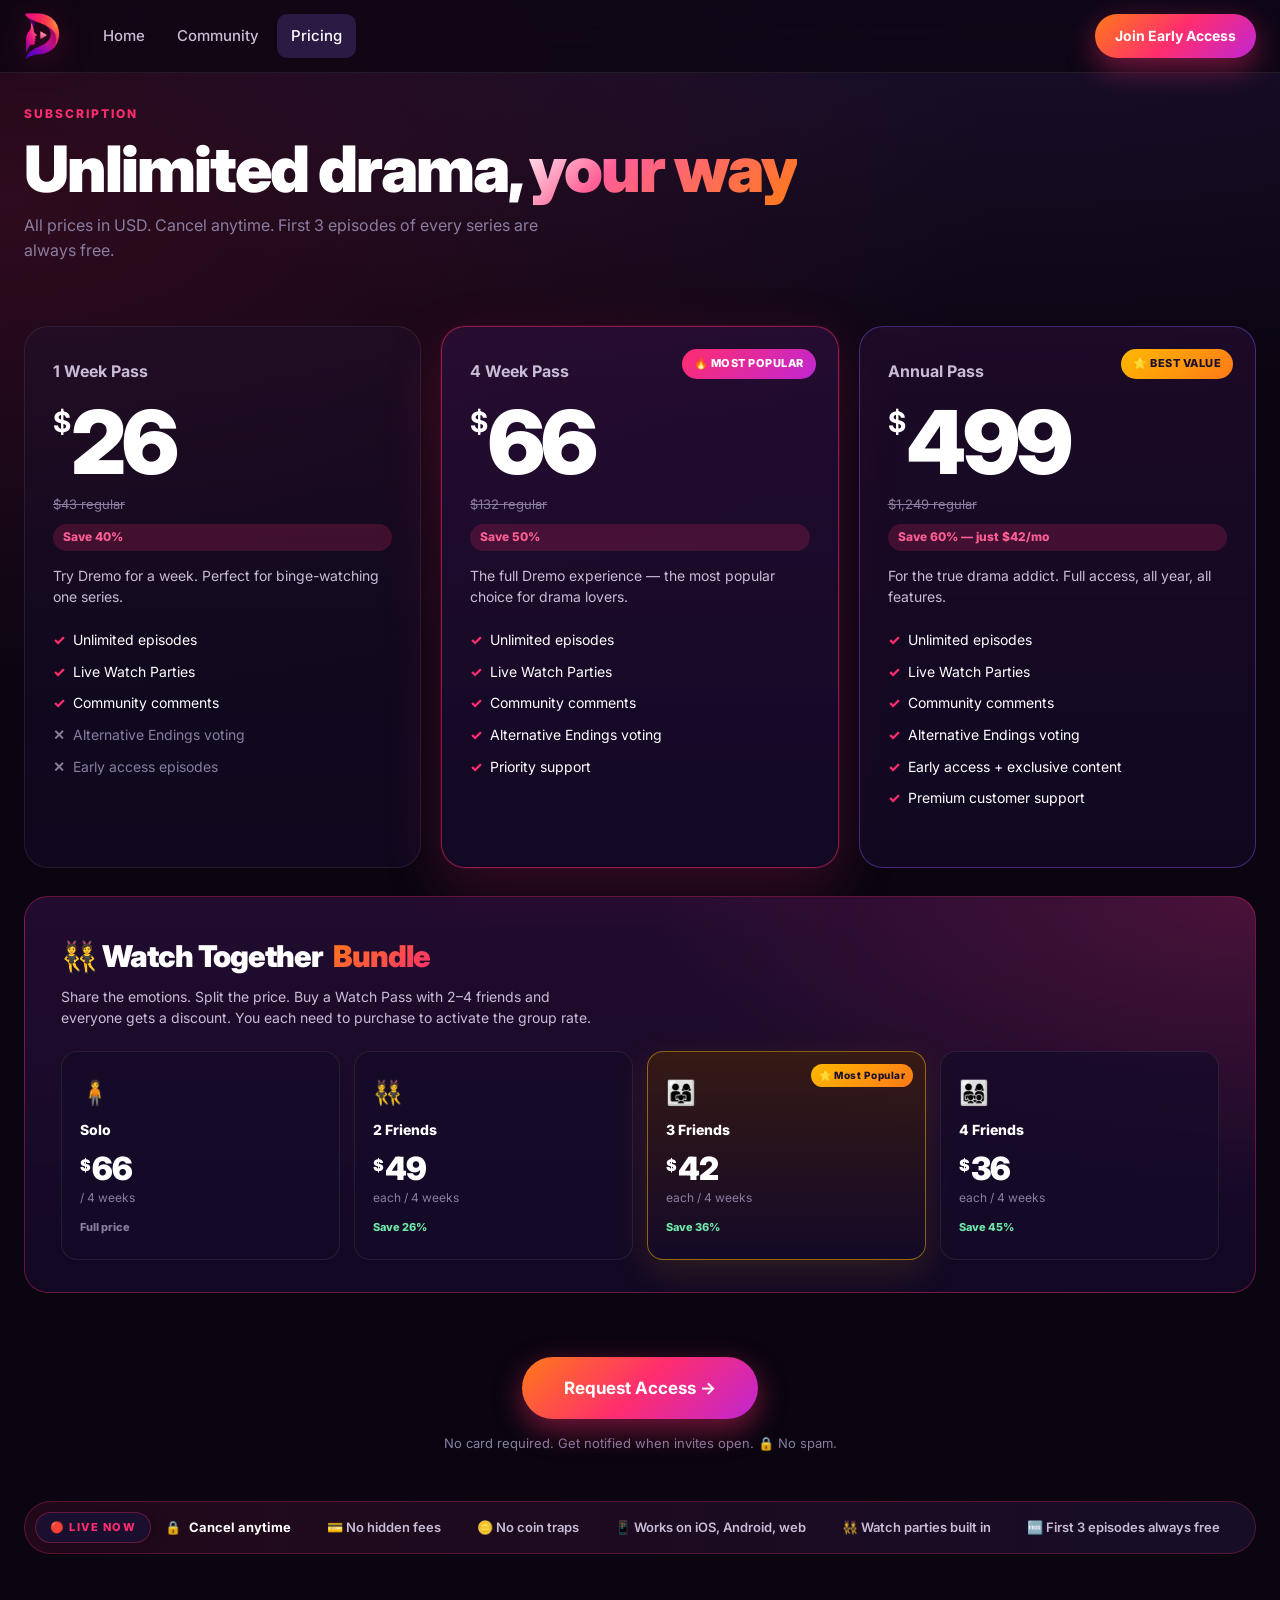
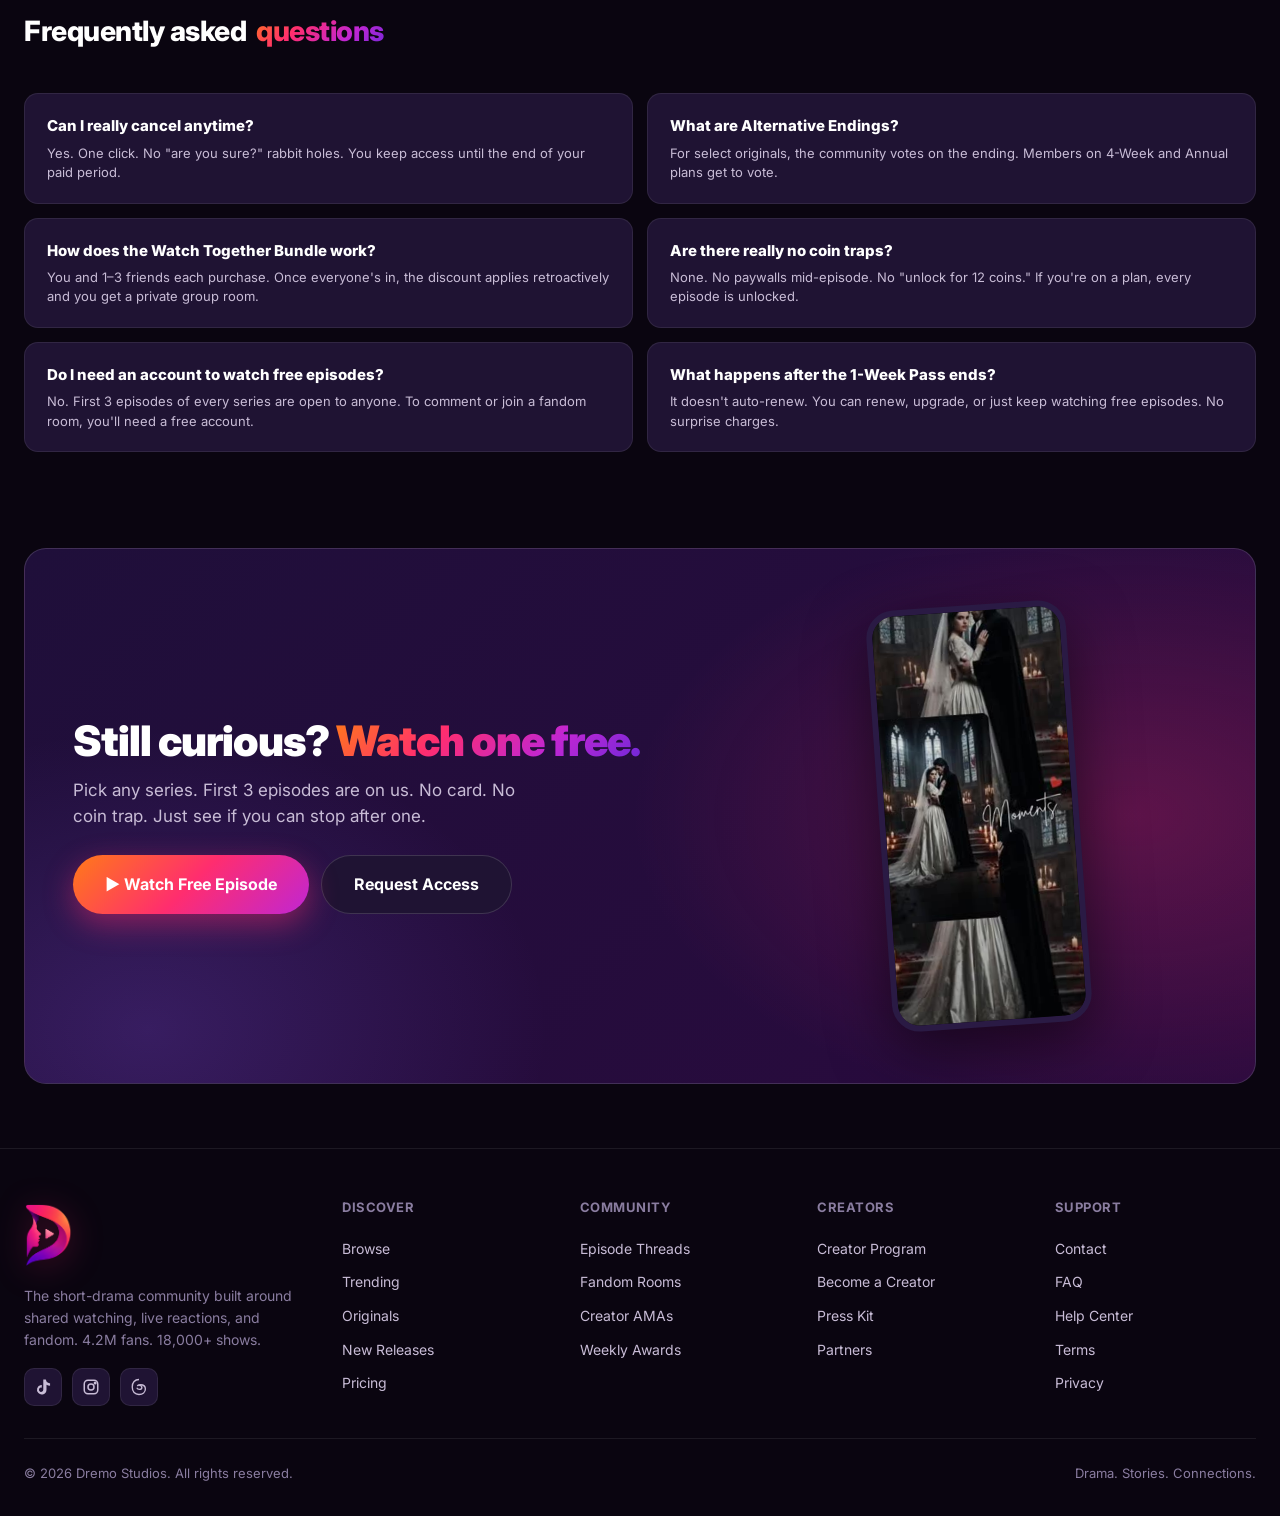
<file: pricing.html>
<!DOCTYPE html>
<html lang="en">
<head>
<meta charset="UTF-8" />
<meta name="viewport" content="width=device-width, initial-scale=1.0" />
<title>Pricing — Unlimited drama, your way · Dremo</title>
<meta name="description" content="Plans from $42/mo. First 3 episodes of every series are always free. Watch Together Bundle from $36/4wk per friend." />
<link rel="icon" type="image/png" href="logo.png" />
<link rel="preconnect" href="https://fonts.googleapis.com">
<link rel="preconnect" href="https://fonts.gstatic.com" crossorigin>
<link href="https://fonts.googleapis.com/css2?family=Inter:wght@400;500;600;700;800;900&display=swap" rel="stylesheet">
<link rel="stylesheet" href="styles.css">
</head>
<body>

<header class="nav">
  <div class="container nav-inner">
    <a href="index.html" class="logo">
      <img src="logo.png" alt="Dremo" class="logo-img"/>
    </a>
    <nav class="nav-links" id="navLinks">
      <a href="index.html">Home</a>
      <a href="community.html">Community</a>
      <a href="pricing.html" class="active">Pricing</a>
    </nav>
    <button class="nav-burger" id="navBurger" aria-label="Menu">☰</button>
    <a href="#join" class="btn btn-glow open-modal" style="margin-left:auto;">Join Early Access</a>
  </div>
</header>

<main class="container">

  <section class="pricing-page-head">
    <div class="pricing-eyebrow">SUBSCRIPTION</div>
    <h1>Unlimited drama, <em>your way</em></h1>
    <p>All prices in USD. Cancel anytime. First 3 episodes of every series are always free.</p>
  </section>

  <section class="pricing-grid">

    <!-- 1 Week Pass -->
    <div class="price-card">
      <div class="price-name">1 Week Pass</div>
      <div class="price-big"><small>$</small>26</div>
      <div class="price-regular">$43 regular</div>
      <div class="price-save">Save 40%</div>
      <p class="price-blurb">Try Dremo for a week. Perfect for binge-watching one series.</p>
      <ul class="price-features">
        <li>Unlimited episodes</li>
        <li>Live Watch Parties</li>
        <li>Community comments</li>
        <li class="no">Alternative Endings voting</li>
        <li class="no">Early access episodes</li>
      </ul>
    </div>

    <!-- 4 Week Pass (Popular) -->
    <div class="price-card popular">
      <span class="price-flag flag-popular">🔥 Most Popular</span>
      <div class="price-name">4 Week Pass</div>
      <div class="price-big"><small>$</small>66</div>
      <div class="price-regular">$132 regular</div>
      <div class="price-save">Save 50%</div>
      <p class="price-blurb">The full Dremo experience — the most popular choice for drama lovers.</p>
      <ul class="price-features">
        <li>Unlimited episodes</li>
        <li>Live Watch Parties</li>
        <li>Community comments</li>
        <li>Alternative Endings voting</li>
        <li>Priority support</li>
      </ul>
    </div>

    <!-- Annual Pass (Best Value) -->
    <div class="price-card best">
      <span class="price-flag flag-best">⭐ Best Value</span>
      <div class="price-name">Annual Pass</div>
      <div class="price-big"><small>$</small>499</div>
      <div class="price-regular">$1,249 regular</div>
      <div class="price-save">Save 60% — just $42/mo</div>
      <p class="price-blurb">For the true drama addict. Full access, all year, all features.</p>
      <ul class="price-features">
        <li>Unlimited episodes</li>
        <li>Live Watch Parties</li>
        <li>Community comments</li>
        <li>Alternative Endings voting</li>
        <li>Early access + exclusive content</li>
        <li>Premium customer support</li>
      </ul>
    </div>

  </section>

  <!-- Watch Together Bundle (new tiered layout) -->
  <section class="bundle-v2" style="margin-top: 28px;">
    <div class="bundle-v2-head">
      <div>
        <h2>👯 Watch Together <em>Bundle</em></h2>
        <p>Share the emotions. Split the price. Buy a Watch Pass with 2–4 friends and everyone gets a discount. You each need to purchase to activate the group rate.</p>
      </div>
    </div>

    <div class="bundle-tier-grid">
      <div class="bundle-tier-card">
        <div class="bundle-tier-icon">🧍</div>
        <div class="bundle-tier-name">Solo</div>
        <div class="bundle-tier-price"><small>$</small>66</div>
        <div class="bundle-tier-period">/ 4 weeks</div>
        <div class="bundle-tier-save solo">Full price</div>
      </div>

      <div class="bundle-tier-card">
        <div class="bundle-tier-icon">👯</div>
        <div class="bundle-tier-name">2 Friends</div>
        <div class="bundle-tier-price"><small>$</small>49</div>
        <div class="bundle-tier-period">each / 4 weeks</div>
        <div class="bundle-tier-save">Save 26%</div>
      </div>

      <div class="bundle-tier-card tier-popular">
        <span class="bundle-tier-flag">⭐ Most Popular</span>
        <div class="bundle-tier-icon">👨‍👩‍👧</div>
        <div class="bundle-tier-name">3 Friends</div>
        <div class="bundle-tier-price"><small>$</small>42</div>
        <div class="bundle-tier-period">each / 4 weeks</div>
        <div class="bundle-tier-save">Save 36%</div>
      </div>

      <div class="bundle-tier-card">
        <div class="bundle-tier-icon">👨‍👩‍👧‍👦</div>
        <div class="bundle-tier-name">4 Friends</div>
        <div class="bundle-tier-price"><small>$</small>36</div>
        <div class="bundle-tier-period">each / 4 weeks</div>
        <div class="bundle-tier-save">Save 45%</div>
      </div>
    </div>
  </section>

  <!-- Single Request Access CTA -->
  <section style="margin: 40px 0 48px; text-align: center;">
    <a href="#request-access" class="btn btn-glow btn-lg open-modal" style="padding: 18px 42px; font-size: 17px;">
      Request Access →
    </a>
    <p style="color: var(--text-3); font-size: 13px; margin-top: 14px;">No card required. Get notified when invites open. 🔒 No spam.</p>
  </section>

  <!-- Trust strip -->
  <section style="margin: 28px 0;">
    <div class="ticker-bar">
      <div class="ticker-track">
        <span>🔒 <b>Cancel anytime</b></span>
        <span>💳 No hidden fees</span>
        <span>🪙 No coin traps</span>
        <span>📱 Works on iOS, Android, web</span>
        <span>👯 Watch parties built in</span>
        <span>🆓 First 3 episodes always free</span>
        <span>🔒 <b>Cancel anytime</b></span>
        <span>💳 No hidden fees</span>
        <span>🪙 No coin traps</span>
        <span>📱 Works on iOS, Android, web</span>
        <span>👯 Watch parties built in</span>
        <span>🆓 First 3 episodes always free</span>
      </div>
    </div>
  </section>

  <!-- FAQ -->
  <section style="margin: 56px 0;">
    <div class="section-head">
      <div>
        <h2 class="section-title">Frequently asked <span class="accent">questions</span></h2>
      </div>
    </div>
    <div class="faq-grid">
      <div class="faq-item">
        <h4>Can I really cancel anytime?</h4>
        <p>Yes. One click. No "are you sure?" rabbit holes. You keep access until the end of your paid period.</p>
      </div>
      <div class="faq-item">
        <h4>What are Alternative Endings?</h4>
        <p>For select originals, the community votes on the ending. Members on 4-Week and Annual plans get to vote.</p>
      </div>
      <div class="faq-item">
        <h4>How does the Watch Together Bundle work?</h4>
        <p>You and 1–3 friends each purchase. Once everyone's in, the discount applies retroactively and you get a private group room.</p>
      </div>
      <div class="faq-item">
        <h4>Are there really no coin traps?</h4>
        <p>None. No paywalls mid-episode. No "unlock for 12 coins." If you're on a plan, every episode is unlocked.</p>
      </div>
      <div class="faq-item">
        <h4>Do I need an account to watch free episodes?</h4>
        <p>No. First 3 episodes of every series are open to anyone. To comment or join a fandom room, you'll need a free account.</p>
      </div>
      <div class="faq-item">
        <h4>What happens after the 1-Week Pass ends?</h4>
        <p>It doesn't auto-renew. You can renew, upgrade, or just keep watching free episodes. No surprise charges.</p>
      </div>
    </div>
  </section>

  <!-- Bottom CTA -->
  <section class="app-cta">
    <div class="app-cta-content">
      <h2>Still curious? <em style="font-style:normal;background:var(--grad-hero);-webkit-background-clip:text;background-clip:text;color:transparent;">Watch one free.</em></h2>
      <p>Pick any series. First 3 episodes are on us. No card. No coin trap. Just see if you can stop after one.</p>
      <div class="store-buttons">
        <a href="watch.html" class="btn btn-glow btn-lg">▶ Watch Free Episode</a>
        <a href="#request-access" class="btn btn-ghost btn-lg open-modal">Request Access</a>
      </div>
    </div>
    <div class="app-cta-phones">
      <div class="phone">
        <video class="phone-video" src="videos/preview-2.mp4" poster="videos/thumbs/preview-2.jpg" autoplay muted loop playsinline></video>
      </div>
    </div>
  </section>

</main>

<footer>
  <div class="container">
    <div class="footer-grid-v2">
      <div class="footer-col footer-brand">
        <a href="index.html" class="logo"><img src="logo.png" alt="Dremo" class="logo-img"/></a>
        <p>The short-drama community built around shared watching, live reactions, and fandom. 4.2M fans. 18,000+ shows.</p>
        <div class="social-row">
          <a href="https://vm.tiktok.com/ZNRspoKQs/" target="_blank" rel="noopener" title="TikTok" aria-label="Dremo on TikTok">
            <svg width="18" height="18" viewBox="0 0 24 24" fill="currentColor"><path d="M19.59 6.69a4.83 4.83 0 0 1-3.77-4.25V2h-3.45v13.67a2.89 2.89 0 0 1-5.2 1.74 2.89 2.89 0 0 1 2.31-4.64 2.93 2.93 0 0 1 .88.13V9.4a6.84 6.84 0 0 0-1-.05A6.33 6.33 0 0 0 5.8 20.1a6.34 6.34 0 0 0 10.86-4.43V8.9a8.16 8.16 0 0 0 4.77 1.52v-3.4a4.85 4.85 0 0 1-1.84-.33z"/></svg>
          </a>
          <a href="https://www.instagram.com/dremo.fun?igsh=eHlwYjl1emkyYXVx" target="_blank" rel="noopener" title="Instagram" aria-label="Dremo on Instagram">
            <svg width="18" height="18" viewBox="0 0 24 24" fill="none" stroke="currentColor" stroke-width="2"><rect x="3" y="3" width="18" height="18" rx="5"/><circle cx="12" cy="12" r="4"/><circle cx="17.5" cy="6.5" r="1" fill="currentColor"/></svg>
          </a>
          <a href="https://www.threads.com/@dremo.fun2026" target="_blank" rel="noopener" title="Threads" aria-label="Dremo on Threads">
            <svg width="18" height="18" viewBox="0 0 24 24" fill="none" stroke="currentColor" stroke-width="1.8"><path d="M12 2C6.5 2 3 5.5 3 12s3.5 10 9 10c5 0 8.5-3 8.5-7.2 0-3.6-2.6-5.8-6.4-5.8-1.7 0-3.3.5-4.5 1.5"/><path d="M9 13c.7 1.4 2 2.2 3.5 2.2 2 0 3.3-1 3.3-2.7 0-1.7-1.4-2.7-3.6-2.7"/></svg>
          </a>
        </div>
      </div>
      <div class="footer-col">
        <h4>Discover</h4>
        <a href="browse.html">Browse</a>
        <a href="browse.html#trending">Trending</a>
        <a href="browse.html#originals">Originals</a>
        <a href="browse.html#new">New Releases</a>
        <a href="pricing.html">Pricing</a>
      </div>
      <div class="footer-col">
        <h4>Community</h4>
        <a href="threads.html">Episode Threads</a>
        <a href="fandoms.html">Fandom Rooms</a>
        <a href="community.html#amas">Creator AMAs</a>
        <a href="community.html#awards">Weekly Awards</a>
      </div>
      <div class="footer-col">
        <h4>Creators</h4>
        <a href="#creator-program">Creator Program</a>
        <a href="#become-a-creator">Become a Creator</a>
        <a href="#press-kit">Press Kit</a>
        <a href="#partners">Partners</a>
      </div>
      <div class="footer-col">
        <h4>Support</h4>
        <a href="#contact">Contact</a>
        <a href="#faq">FAQ</a>
        <a href="#help">Help Center</a>
        <a href="#terms">Terms</a>
        <a href="#privacy">Privacy</a>
      </div>
    </div>
    <div class="footer-bottom">
      <span>© 2026 Dremo Studios. All rights reserved.</span>
      <span>Drama. Stories. Connections.</span>
    </div>
  </div>
</footer>

<!-- ========== EARLY-ACCESS MODAL ========== -->
<div class="modal-backdrop" id="earlyAccessModal" role="dialog" aria-modal="true" aria-labelledby="eaTitle">
  <div class="modal">
    <button class="modal-close" data-close-modal aria-label="Close">✕</button>
    <div class="modal-body">
      <span class="modal-badge">★ EARLY ACCESS</span>
      <h2 id="eaTitle">Get <em>first access</em> to&nbsp;Dremo.</h2>
      <p>Drop your email and we'll send you an invite the moment we open the doors. No spam — just one email when you're in.</p>
      <form class="modal-form" id="earlyAccessForm" novalidate>
        <input type="email" required class="modal-input" placeholder="your@email.com" autocomplete="email" />
        <div class="modal-actions">
          <button type="button" class="btn btn-ghost" data-close-modal>Cancel</button>
          <button type="submit" class="btn btn-glow">Request Access</button>
        </div>
      </form>
      <div class="modal-foot">
        <span>🔒 No spam</span>
        <span>🆓 First 3 episodes free</span>
      </div>
    </div>
    <div class="modal-success">
      <div class="modal-success-icon">✓</div>
      <h3>You're on the list!</h3>
      <p>We'll email you when your invite is ready. Welcome to the family. 🩷</p>
    </div>
  </div>
</div>

<script>
</script>
<script src="modal.js"></script>

</body>
</html>
</file>
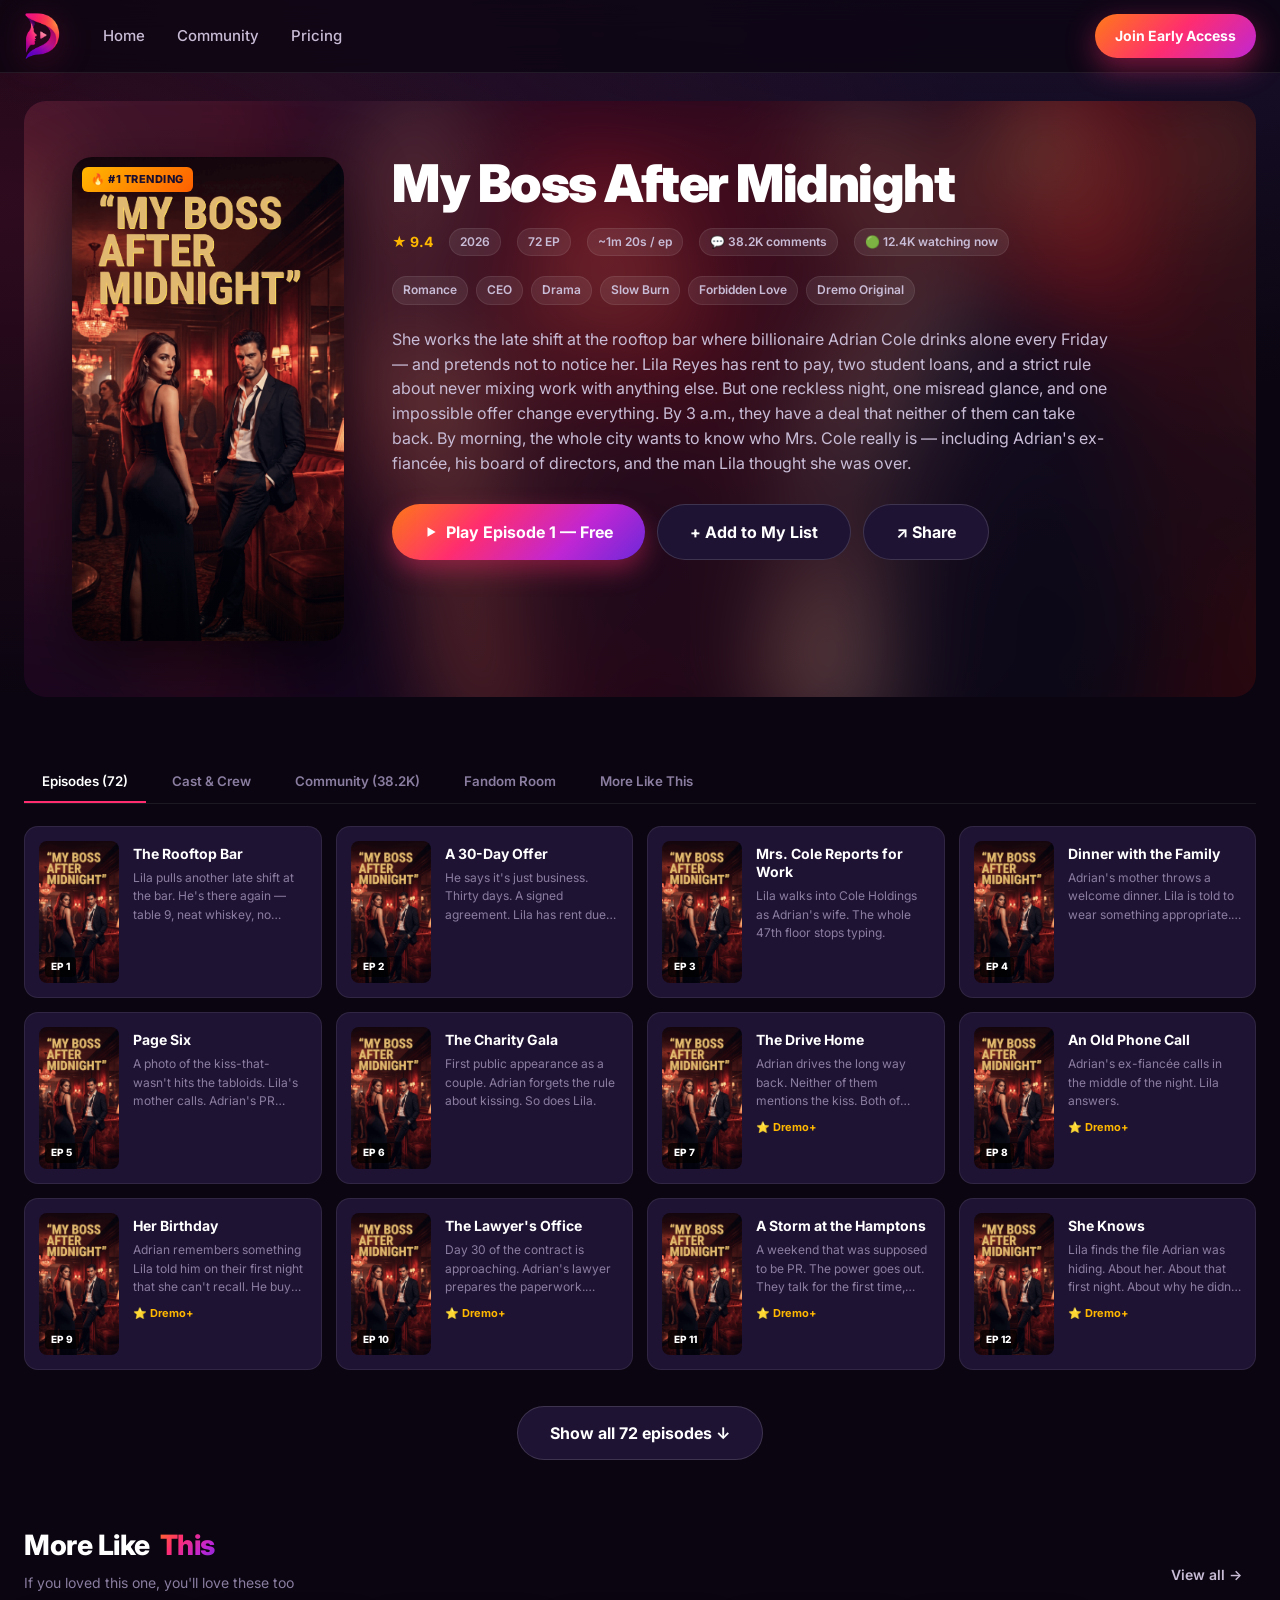
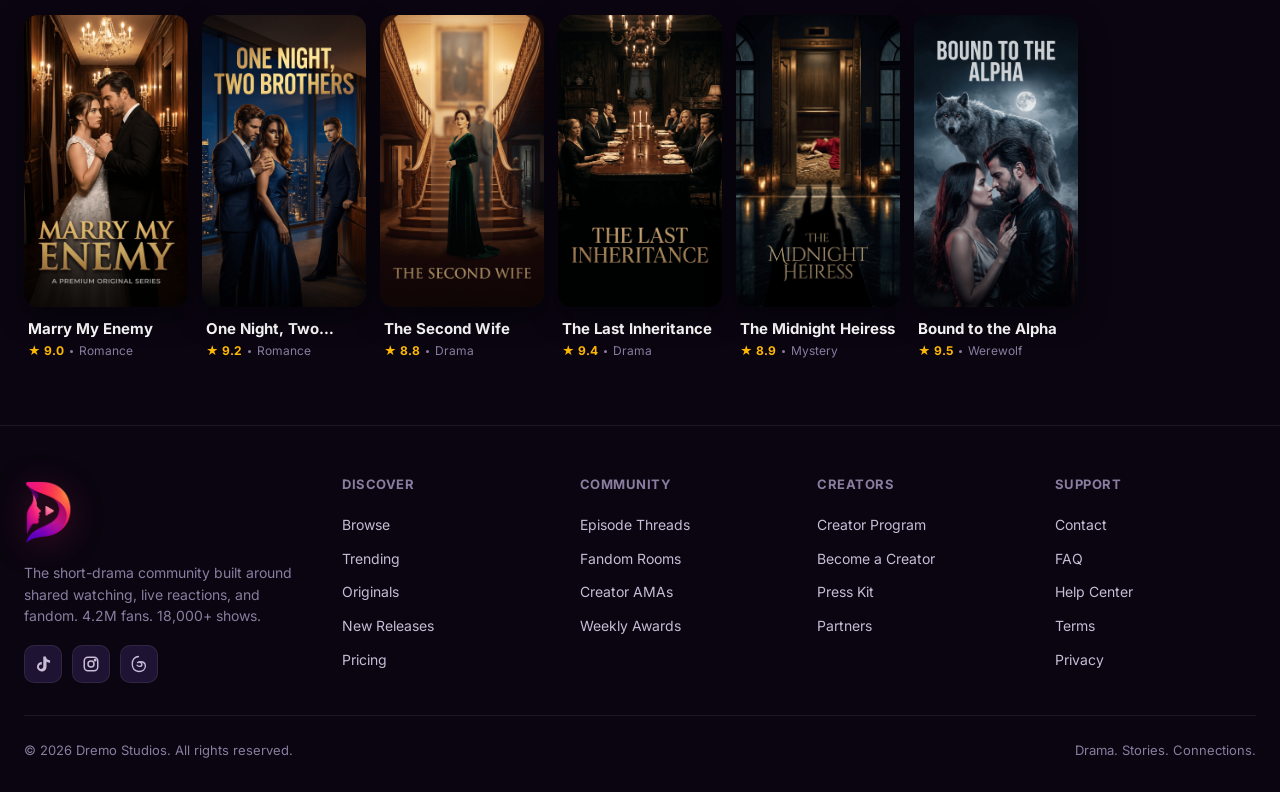
<file: series.html>
<!DOCTYPE html>
<html lang="en">
<head>
<meta charset="UTF-8" />
<meta name="viewport" content="width=device-width, initial-scale=1.0" />
<title>My Boss After Midnight — Dremo</title>
<link rel="icon" type="image/png" href="logo.png" />
<link rel="preconnect" href="https://fonts.googleapis.com">
<link rel="preconnect" href="https://fonts.gstatic.com" crossorigin>
<link href="https://fonts.googleapis.com/css2?family=Inter:wght@400;500;600;700;800;900&display=swap" rel="stylesheet">
<link rel="stylesheet" href="styles.css">
</head>
<body>

<header class="nav">
  <div class="container nav-inner">
    <a href="index.html" class="logo">
      <img src="logo.png" alt="Dremo — Drama. Stories. Connections." class="logo-img"/>
    </a>
    <nav class="nav-links" id="navLinks">
      <a href="index.html">Home</a>
      <a href="community.html">Community</a>
      <a href="pricing.html">Pricing</a>
    </nav>
    <button class="nav-burger" id="navBurger" aria-label="Menu">☰</button>
    <a href="#join" class="btn btn-glow open-modal" style="margin-left:auto;">Join Early Access</a>
  </div>
</header>

<main class="container">

  <section class="series-hero">
    <div class="series-hero-bg" style="background-image:url('posters/my-boss-after-midnight.png')"></div>
    <div class="series-poster-wrap">
      <div class="poster-frame">
        <div class="poster" style="background-image:url('posters/my-boss-after-midnight.png')">
          <span class="poster-badge badge-hot">🔥 #1 Trending</span>
        </div>
      </div>
    </div>

    <div class="series-info">
      <h1>My Boss After Midnight</h1>
      <div class="series-meta">
        <span class="rating-stars">★ 9.4</span>
        <span class="chip">2026</span>
        <span class="chip">72 EP</span>
        <span class="chip">~1m 20s / ep</span>
        <span class="chip">💬 38.2K comments</span>
        <span class="chip">🟢 12.4K watching now</span>
      </div>
      <div class="series-tags">
        <span class="chip">Romance</span>
        <span class="chip">CEO</span>
        <span class="chip">Drama</span>
        <span class="chip">Slow Burn</span>
        <span class="chip">Forbidden Love</span>
        <span class="chip">Dremo Original</span>
      </div>
      <p class="series-desc">
        She works the late shift at the rooftop bar where billionaire Adrian Cole drinks alone every Friday — and pretends not to notice her. Lila Reyes has rent to pay, two student loans, and a strict rule about never mixing work with anything else. But one reckless night, one misread glance, and one impossible offer change everything. By 3 a.m., they have a deal that neither of them can take back. By morning, the whole city wants to know who Mrs. Cole really is — including Adrian's ex-fiancée, his board of directors, and the man Lila thought she was over.
      </p>
      <div class="series-actions">
        <a href="watch.html" class="btn btn-primary btn-lg">
          <svg width="14" height="14" viewBox="0 0 24 24" fill="currentColor"><polygon points="6 4 20 12 6 20 6 4"/></svg>
          Play Episode 1 — Free
        </a>
        <button id="addListBtn" class="btn btn-ghost btn-lg">+ Add to My List</button>
        <button id="shareBtn" class="btn btn-ghost btn-lg">↗ Share</button>
      </div>
    </div>
  </section>

  <section class="episodes-section">
    <div class="eps-tabs">
      <button class="eps-tab active" data-tab="episodes">Episodes (72)</button>
      <button class="eps-tab" data-tab="cast">Cast & Crew</button>
      <button class="eps-tab" data-tab="community">Community (38.2K)</button>
      <button class="eps-tab" data-tab="fandom">Fandom Room</button>
      <button class="eps-tab" data-tab="similar">More Like This</button>
    </div>

    <div class="eps-grid">

      <a href="watch.html" class="eps-card">
        <div class="eps-thumb">
          <div class="poster" style="background-image:url('posters/my-boss-after-midnight.png')"></div>
          <span class="eps-thumb-num">EP 1</span>
        </div>
        <div class="eps-info">
          <div class="eps-title">The Rooftop Bar</div>
          <div class="eps-desc">Lila pulls another late shift at the bar. He's there again — table 9, neat whiskey, no name. Tonight, he finally asks for hers.</div>
        </div>
      </a>

      <a href="watch.html" class="eps-card">
        <div class="eps-thumb">
          <div class="poster" style="background-image:url('posters/my-boss-after-midnight.png')"></div>
          <span class="eps-thumb-num">EP 2</span>
        </div>
        <div class="eps-info">
          <div class="eps-title">A 30-Day Offer</div>
          <div class="eps-desc">He says it's just business. Thirty days. A signed agreement. Lila has rent due Monday. She signs.</div>
        </div>
      </a>

      <a href="watch.html" class="eps-card">
        <div class="eps-thumb">
          <div class="poster" style="background-image:url('posters/my-boss-after-midnight.png')"></div>
          <span class="eps-thumb-num">EP 3</span>
        </div>
        <div class="eps-info">
          <div class="eps-title">Mrs. Cole Reports for Work</div>
          <div class="eps-desc">Lila walks into Cole Holdings as Adrian's wife. The whole 47th floor stops typing.</div>
        </div>
      </a>

      <a href="watch.html" class="eps-card">
        <div class="eps-thumb">
          <div class="poster" style="background-image:url('posters/my-boss-after-midnight.png')"></div>
          <span class="eps-thumb-num">EP 4</span>
        </div>
        <div class="eps-info">
          <div class="eps-title">Dinner with the Family</div>
          <div class="eps-desc">Adrian's mother throws a welcome dinner. Lila is told to wear something appropriate. She wears red.</div>
        </div>
      </a>

      <a href="watch.html" class="eps-card">
        <div class="eps-thumb">
          <div class="poster" style="background-image:url('posters/my-boss-after-midnight.png')"></div>
          <span class="eps-thumb-num">EP 5</span>
        </div>
        <div class="eps-info">
          <div class="eps-title">Page Six</div>
          <div class="eps-desc">A photo of the kiss-that-wasn't hits the tabloids. Lila's mother calls. Adrian's PR team panics.</div>
        </div>
      </a>

      <a href="watch.html" class="eps-card">
        <div class="eps-thumb">
          <div class="poster" style="background-image:url('posters/my-boss-after-midnight.png')"></div>
          <span class="eps-thumb-num">EP 6</span>
        </div>
        <div class="eps-info">
          <div class="eps-title">The Charity Gala</div>
          <div class="eps-desc">First public appearance as a couple. Adrian forgets the rule about kissing. So does Lila.</div>
        </div>
      </a>

      <a href="watch.html" class="eps-card">
        <div class="eps-thumb">
          <div class="poster" style="background-image:url('posters/my-boss-after-midnight.png')"></div>
          <span class="eps-thumb-num">EP 7</span>
        </div>
        <div class="eps-info">
          <div class="eps-title">The Drive Home</div>
          <div class="eps-desc">Adrian drives the long way back. Neither of them mentions the kiss. Both of them remember it.</div>
          <span class="eps-lock">⭐ Dremo+</span>
        </div>
      </a>

      <a href="watch.html" class="eps-card">
        <div class="eps-thumb">
          <div class="poster" style="background-image:url('posters/my-boss-after-midnight.png')"></div>
          <span class="eps-thumb-num">EP 8</span>
        </div>
        <div class="eps-info">
          <div class="eps-title">An Old Phone Call</div>
          <div class="eps-desc">Adrian's ex-fiancée calls in the middle of the night. Lila answers.</div>
          <span class="eps-lock">⭐ Dremo+</span>
        </div>
      </a>

      <a href="watch.html" class="eps-card">
        <div class="eps-thumb">
          <div class="poster" style="background-image:url('posters/my-boss-after-midnight.png')"></div>
          <span class="eps-thumb-num">EP 9</span>
        </div>
        <div class="eps-info">
          <div class="eps-title">Her Birthday</div>
          <div class="eps-desc">Adrian remembers something Lila told him on their first night that she can't recall. He buys her the necklace she described.</div>
          <span class="eps-lock">⭐ Dremo+</span>
        </div>
      </a>

      <a href="watch.html" class="eps-card">
        <div class="eps-thumb">
          <div class="poster" style="background-image:url('posters/my-boss-after-midnight.png')"></div>
          <span class="eps-thumb-num">EP 10</span>
        </div>
        <div class="eps-info">
          <div class="eps-title">The Lawyer's Office</div>
          <div class="eps-desc">Day 30 of the contract is approaching. Adrian's lawyer prepares the paperwork. Adrian doesn't sign.</div>
          <span class="eps-lock">⭐ Dremo+</span>
        </div>
      </a>

      <a href="watch.html" class="eps-card">
        <div class="eps-thumb">
          <div class="poster" style="background-image:url('posters/my-boss-after-midnight.png')"></div>
          <span class="eps-thumb-num">EP 11</span>
        </div>
        <div class="eps-info">
          <div class="eps-title">A Storm at the Hamptons</div>
          <div class="eps-desc">A weekend that was supposed to be PR. The power goes out. They talk for the first time, really talk.</div>
          <span class="eps-lock">⭐ Dremo+</span>
        </div>
      </a>

      <a href="watch.html" class="eps-card">
        <div class="eps-thumb">
          <div class="poster" style="background-image:url('posters/my-boss-after-midnight.png')"></div>
          <span class="eps-thumb-num">EP 12</span>
        </div>
        <div class="eps-info">
          <div class="eps-title">She Knows</div>
          <div class="eps-desc">Lila finds the file Adrian was hiding. About her. About that first night. About why he didn't say no either.</div>
          <span class="eps-lock">⭐ Dremo+</span>
        </div>
      </a>

    </div>

    <div style="display:grid;place-items:center;margin:36px 0;">
      <button class="btn btn-ghost btn-lg">Show all 72 episodes ↓</button>
    </div>
  </section>

  <section>
    <div class="section-head">
      <div>
        <h2 class="section-title">More Like <span class="accent">This</span></h2>
        <div class="section-sub">If you loved this one, you'll love these too</div>
      </div>
      <a href="browse.html" class="section-link">View all →</a>
    </div>

    <div class="poster-grid compact">
      <a href="series.html" class="show-card">
        <div class="poster-frame"><div class="poster" style="background-image:url('posters/marry-my-enemy.png')"></div></div>
        <div class="show-meta"><div class="show-name">Marry My Enemy</div><div class="show-tags"><span class="show-rating">★ 9.0</span><span class="dot"></span><span>Romance</span></div></div>
      </a>
      <a href="series.html" class="show-card">
        <div class="poster-frame"><div class="poster" style="background-image:url('posters/one-night-two-brothers.png')"></div></div>
        <div class="show-meta"><div class="show-name">One Night, Two Brothers</div><div class="show-tags"><span class="show-rating">★ 9.2</span><span class="dot"></span><span>Romance</span></div></div>
      </a>
      <a href="series.html" class="show-card">
        <div class="poster-frame"><div class="poster" style="background-image:url('posters/the-second-wife.png')"></div></div>
        <div class="show-meta"><div class="show-name">The Second Wife</div><div class="show-tags"><span class="show-rating">★ 8.8</span><span class="dot"></span><span>Drama</span></div></div>
      </a>
      <a href="series.html" class="show-card">
        <div class="poster-frame"><div class="poster" style="background-image:url('posters/the-last-inheritance.png')"></div></div>
        <div class="show-meta"><div class="show-name">The Last Inheritance</div><div class="show-tags"><span class="show-rating">★ 9.4</span><span class="dot"></span><span>Drama</span></div></div>
      </a>
      <a href="series.html" class="show-card">
        <div class="poster-frame"><div class="poster" style="background-image:url('posters/midnight-heiress.png')"></div></div>
        <div class="show-meta"><div class="show-name">The Midnight Heiress</div><div class="show-tags"><span class="show-rating">★ 8.9</span><span class="dot"></span><span>Mystery</span></div></div>
      </a>
      <a href="series.html" class="show-card">
        <div class="poster-frame"><div class="poster" style="background-image:url('posters/bound-to-the-alpha.png')"></div></div>
        <div class="show-meta"><div class="show-name">Bound to the Alpha</div><div class="show-tags"><span class="show-rating">★ 9.5</span><span class="dot"></span><span>Werewolf</span></div></div>
      </a>
    </div>
  </section>

</main>

<footer>
  <div class="container">
    <div class="footer-grid-v2">
      <div class="footer-col footer-brand">
        <a href="index.html" class="logo"><img src="logo.png" alt="Dremo" class="logo-img"/></a>
        <p>The short-drama community built around shared watching, live reactions, and fandom. 4.2M fans. 18,000+ shows.</p>
        <div class="social-row">
          <a href="https://vm.tiktok.com/ZNRspoKQs/" target="_blank" rel="noopener" title="TikTok" aria-label="Dremo on TikTok">
            <svg width="18" height="18" viewBox="0 0 24 24" fill="currentColor"><path d="M19.59 6.69a4.83 4.83 0 0 1-3.77-4.25V2h-3.45v13.67a2.89 2.89 0 0 1-5.2 1.74 2.89 2.89 0 0 1 2.31-4.64 2.93 2.93 0 0 1 .88.13V9.4a6.84 6.84 0 0 0-1-.05A6.33 6.33 0 0 0 5.8 20.1a6.34 6.34 0 0 0 10.86-4.43V8.9a8.16 8.16 0 0 0 4.77 1.52v-3.4a4.85 4.85 0 0 1-1.84-.33z"/></svg>
          </a>
          <a href="https://www.instagram.com/dremo.fun?igsh=eHlwYjl1emkyYXVx" target="_blank" rel="noopener" title="Instagram" aria-label="Dremo on Instagram">
            <svg width="18" height="18" viewBox="0 0 24 24" fill="none" stroke="currentColor" stroke-width="2"><rect x="3" y="3" width="18" height="18" rx="5"/><circle cx="12" cy="12" r="4"/><circle cx="17.5" cy="6.5" r="1" fill="currentColor"/></svg>
          </a>
          <a href="https://www.threads.com/@dremo.fun2026" target="_blank" rel="noopener" title="Threads" aria-label="Dremo on Threads">
            <svg width="18" height="18" viewBox="0 0 24 24" fill="none" stroke="currentColor" stroke-width="1.8"><path d="M12 2C6.5 2 3 5.5 3 12s3.5 10 9 10c5 0 8.5-3 8.5-7.2 0-3.6-2.6-5.8-6.4-5.8-1.7 0-3.3.5-4.5 1.5"/><path d="M9 13c.7 1.4 2 2.2 3.5 2.2 2 0 3.3-1 3.3-2.7 0-1.7-1.4-2.7-3.6-2.7"/></svg>
          </a>
        </div>
      </div>
      <div class="footer-col">
        <h4>Discover</h4>
        <a href="browse.html">Browse</a>
        <a href="browse.html#trending">Trending</a>
        <a href="browse.html#originals">Originals</a>
        <a href="browse.html#new">New Releases</a>
        <a href="pricing.html">Pricing</a>
      </div>
      <div class="footer-col">
        <h4>Community</h4>
        <a href="threads.html">Episode Threads</a>
        <a href="fandoms.html">Fandom Rooms</a>
        <a href="community.html#amas">Creator AMAs</a>
        <a href="community.html#awards">Weekly Awards</a>
      </div>
      <div class="footer-col">
        <h4>Creators</h4>
        <a href="#creator-program">Creator Program</a>
        <a href="#become-a-creator">Become a Creator</a>
        <a href="#press-kit">Press Kit</a>
        <a href="#partners">Partners</a>
      </div>
      <div class="footer-col">
        <h4>Support</h4>
        <a href="#contact">Contact</a>
        <a href="#faq">FAQ</a>
        <a href="#help">Help Center</a>
        <a href="#terms">Terms</a>
        <a href="#privacy">Privacy</a>
      </div>
    </div>
    <div class="footer-bottom">
      <span>© 2026 Dremo Studios. All rights reserved.</span>
      <span>Drama. Stories. Connections.</span>
    </div>
  </div>
</footer>

<!-- ========== EARLY-ACCESS MODAL ========== -->
<div class="modal-backdrop" id="earlyAccessModal" role="dialog" aria-modal="true">
  <div class="modal">
    <button class="modal-close" data-close-modal aria-label="Close">✕</button>
    <div class="modal-body">
      <span class="modal-badge">★ EARLY ACCESS</span>
      <h2>Get <em>first access</em> to&nbsp;Dremo.</h2>
      <p>Drop your email and we'll send you an invite the moment we open the doors. No spam — just one email when you're in.</p>
      <form class="modal-form" id="earlyAccessForm" novalidate>
        <input type="email" required class="modal-input" placeholder="your@email.com" autocomplete="email" />
        <div class="modal-actions">
          <button type="button" class="btn btn-ghost" data-close-modal>Cancel</button>
          <button type="submit" class="btn btn-glow">Request Access</button>
        </div>
      </form>
      <div class="modal-foot"><span>🔒 No spam</span><span>🆓 First 3 episodes free</span></div>
    </div>
    <div class="modal-success">
      <div class="modal-success-icon">✓</div>
      <h3>You're on the list!</h3>
      <p>We'll email you when your invite is ready. Welcome to the family. 🩷</p>
    </div>
  </div>
</div>

<script>
  // Tabs (visual switching)
  document.querySelectorAll('.eps-tab').forEach(tab => {
    tab.addEventListener('click', () => {
      document.querySelectorAll('.eps-tab').forEach(t => t.classList.remove('active'));
      tab.classList.add('active');
    });
  });

  // Add to My List → toggle to "Added"
  const addBtn = document.getElementById('addListBtn');
  if (addBtn) {
    addBtn.addEventListener('click', () => {
      const isAdded = addBtn.classList.toggle('btn-primary');
      addBtn.classList.toggle('btn-ghost', !isAdded);
      addBtn.textContent = isAdded ? '✓ Added to My List' : '+ Add to My List';
    });
  }

  // Share → toast
  const shareBtn = document.getElementById('shareBtn');
  if (shareBtn) {
    shareBtn.addEventListener('click', async () => {
      const url = window.location.href;
      const title = document.title;
      if (navigator.share) {
        try { await navigator.share({ title, url }); return; } catch(e){}
      }
      try { await navigator.clipboard.writeText(url); } catch(e){}
      const t = document.createElement('div');
      t.className = 'toast';
      t.textContent = '🔗 Link copied to clipboard!';
      document.body.appendChild(t);
      requestAnimationFrame(() => t.classList.add('show'));
      setTimeout(() => { t.classList.remove('show'); setTimeout(() => t.remove(), 300); }, 2000);
    });
  }

</script>
<script src="modal.js"></script>

</body>
</html>
</file>
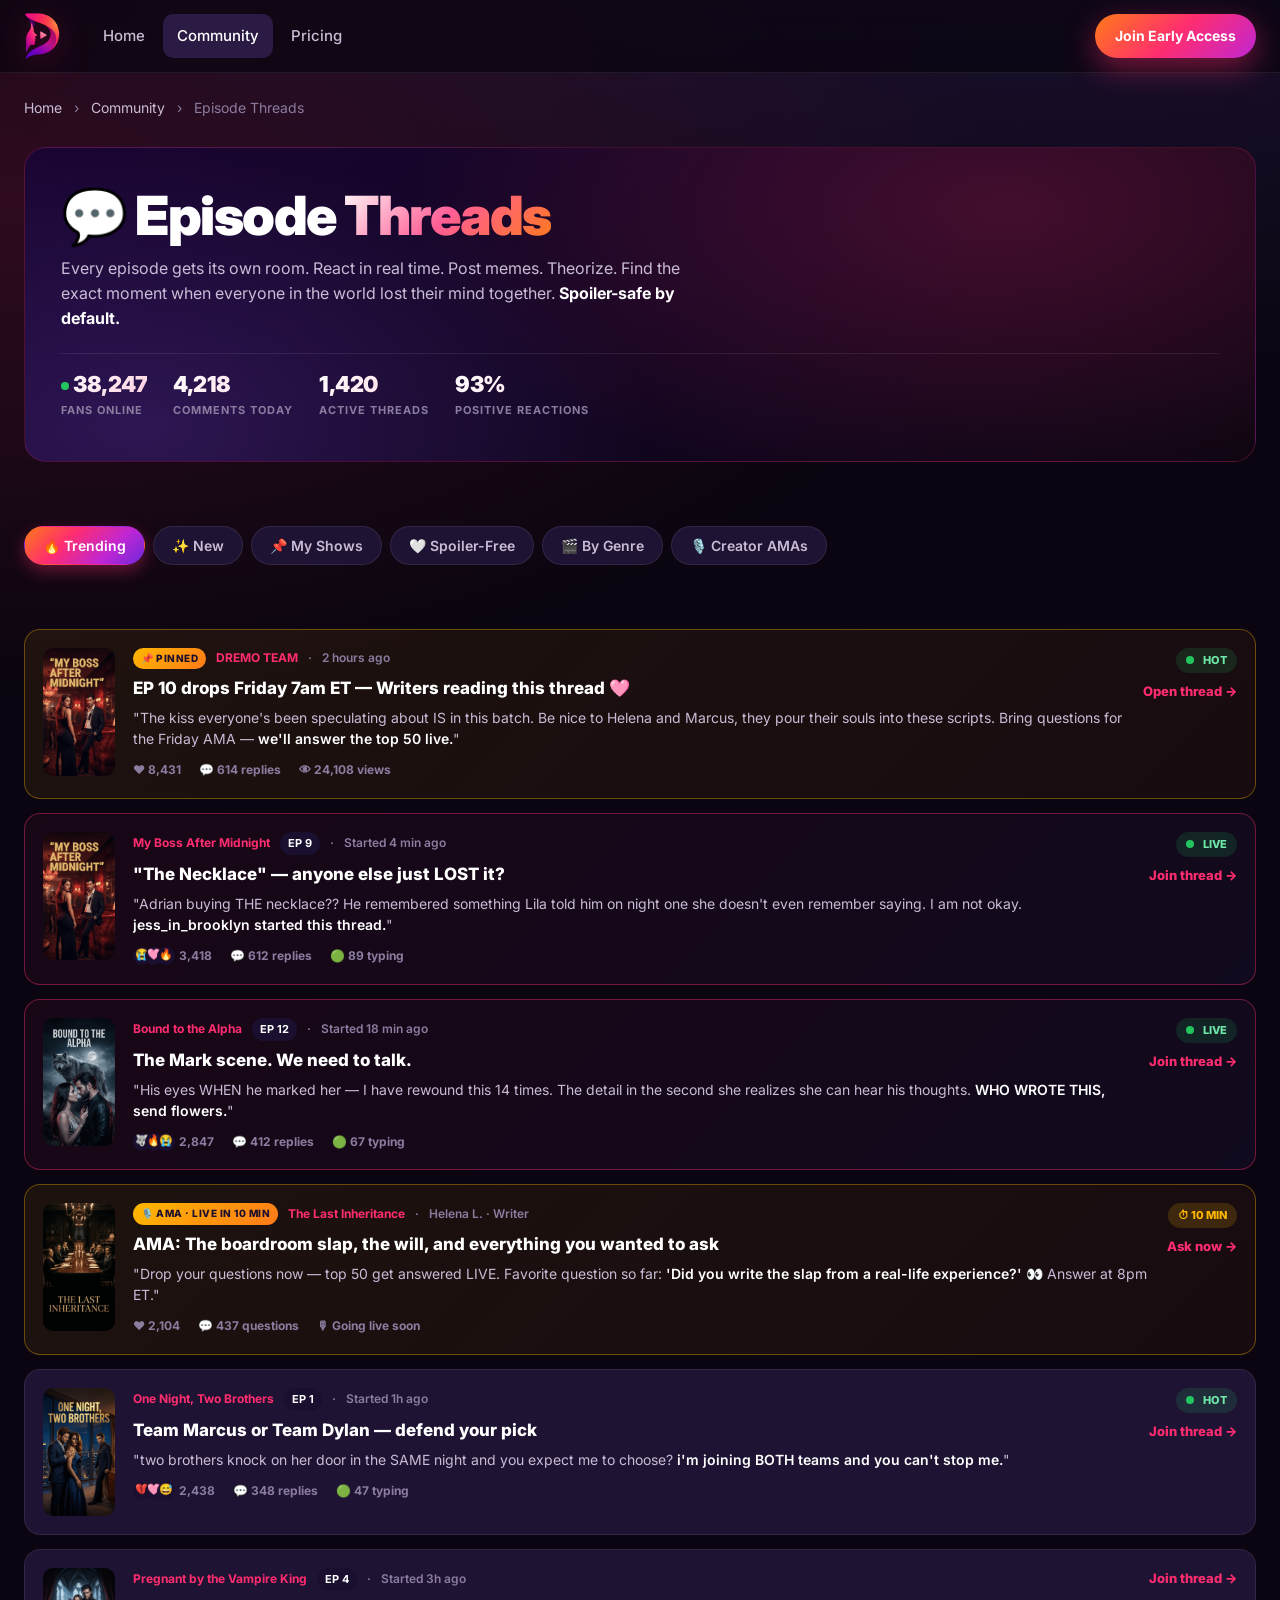
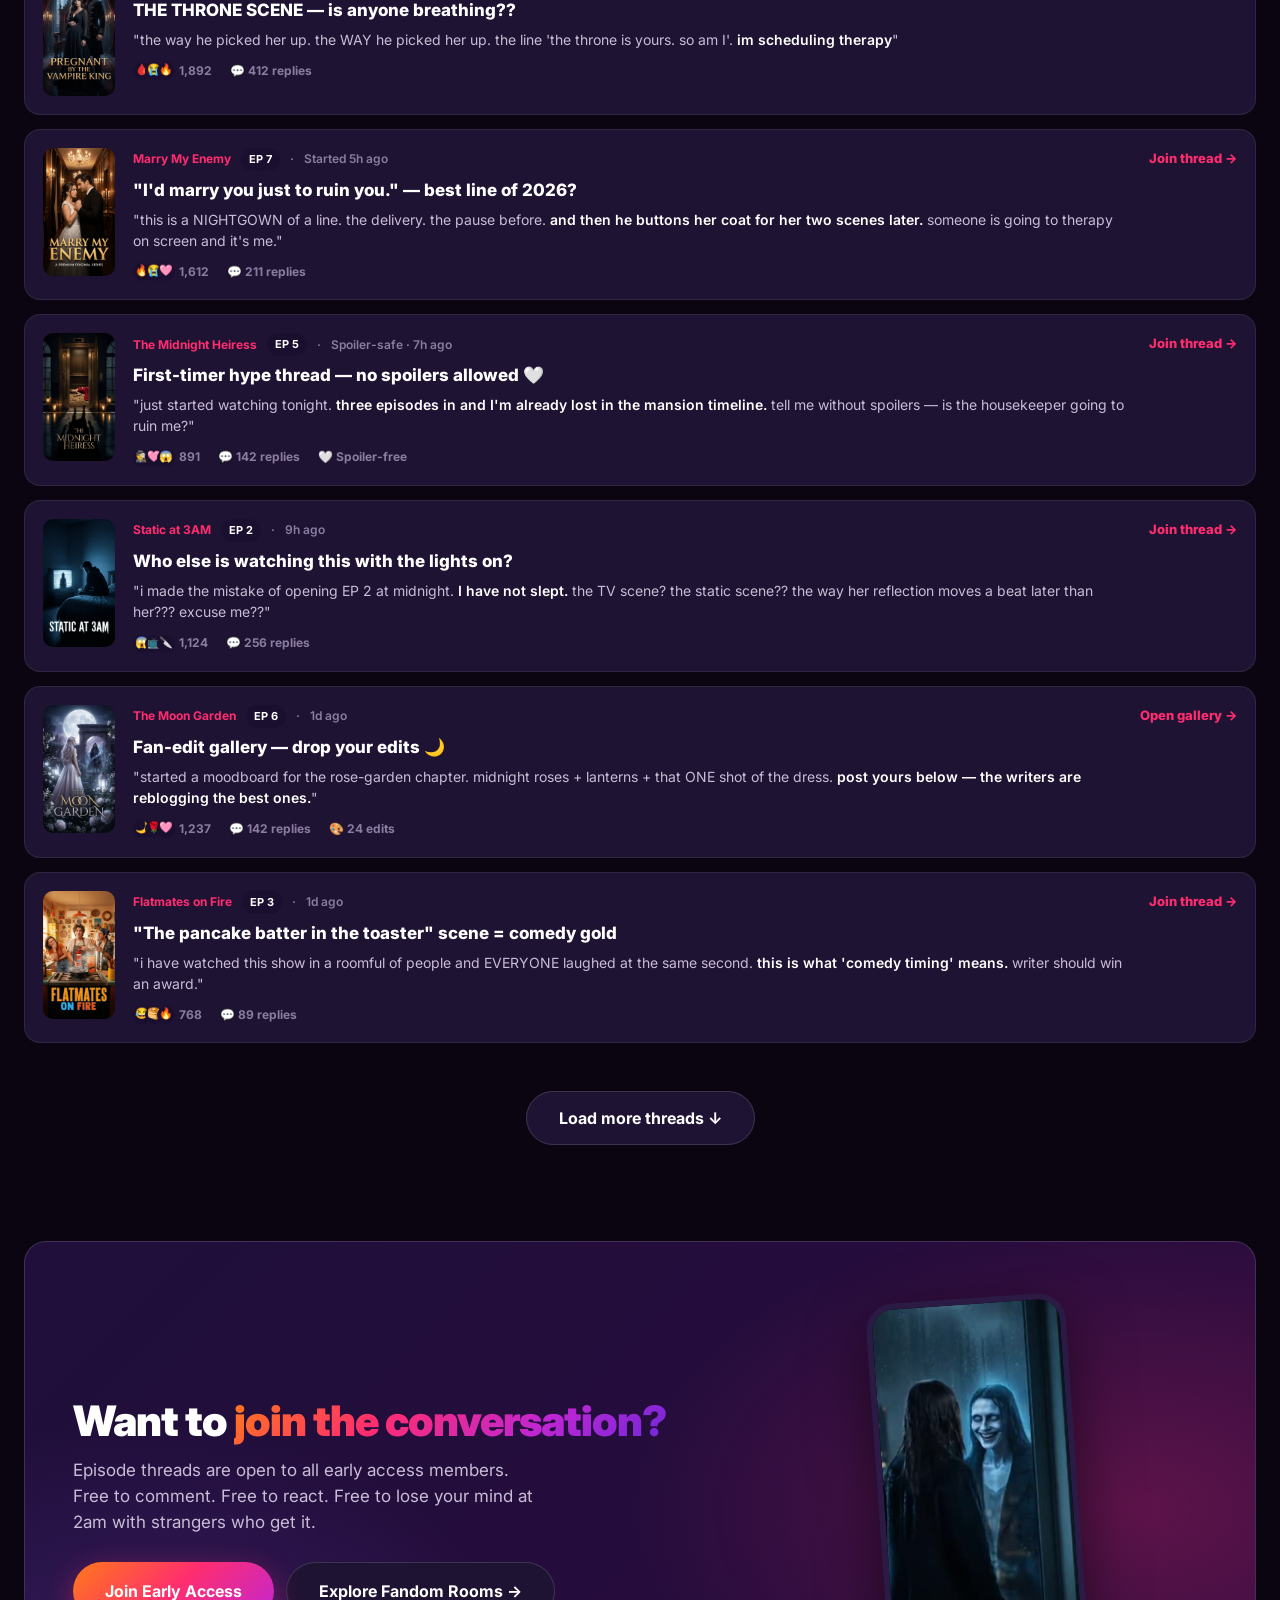
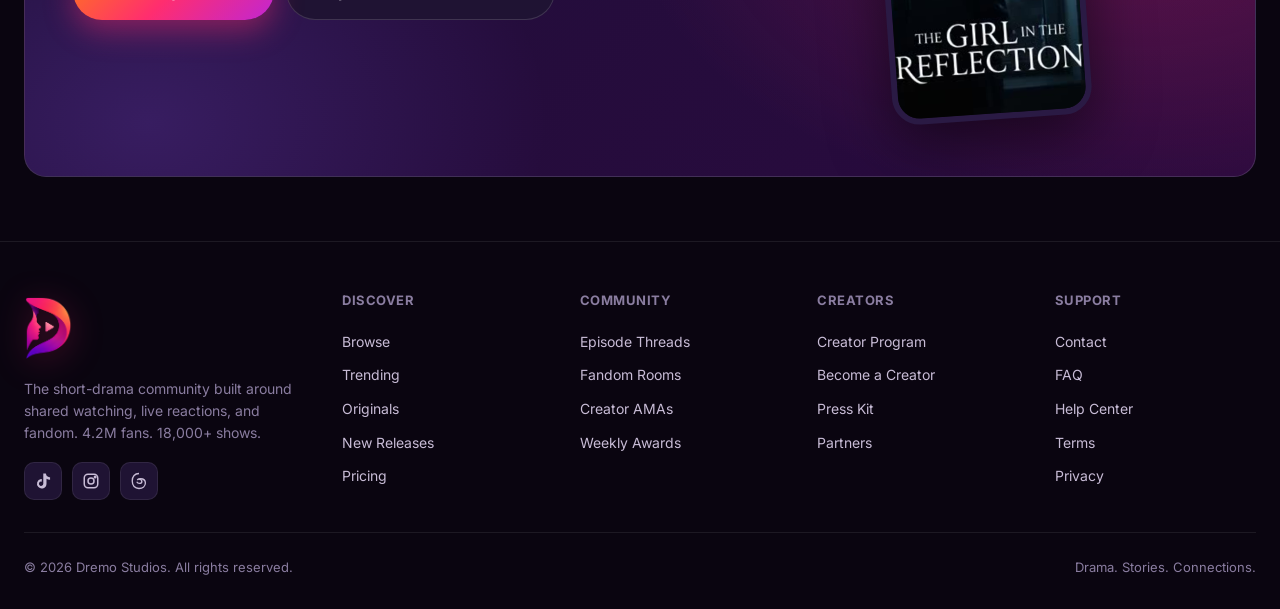
<file: threads.html>
<!DOCTYPE html>
<html lang="en">
<head>
<meta charset="UTF-8" />
<meta name="viewport" content="width=device-width, initial-scale=1.0" />
<title>Episode Threads — Live discussions · Dremo</title>
<meta name="description" content="Live reactions on every episode. React, theorize, post memes, and follow the exact moment everyone loses their mind." />
<link rel="icon" type="image/png" href="logo.png" />
<link rel="preconnect" href="https://fonts.googleapis.com">
<link rel="preconnect" href="https://fonts.gstatic.com" crossorigin>
<link href="https://fonts.googleapis.com/css2?family=Inter:wght@400;500;600;700;800;900&display=swap" rel="stylesheet">
<link rel="stylesheet" href="styles.css">
<style>
  /* Threads-specific styling */
  .threads-hero {
    margin-top: 28px;
    padding: 40px 36px;
    border-radius: var(--radius-lg);
    background:
      radial-gradient(600px 300px at 80% 20%, rgba(255,45,111,0.22), transparent),
      radial-gradient(500px 280px at 10% 90%, rgba(139,92,246,0.20), transparent),
      linear-gradient(135deg, #1a0533 0%, #0a0510 100%);
    border: 1px solid rgba(255,45,111,0.22);
    position: relative;
    overflow: hidden;
  }
  .threads-hero h1 {
    font-size: clamp(34px, 5vw, 54px);
    font-weight: 900;
    letter-spacing: -1.5px;
    line-height: 1.05;
    margin-bottom: 12px;
  }
  .threads-hero h1 em {
    font-style: normal;
    background: linear-gradient(135deg, #fff, #ff5e95, #ff7a18);
    -webkit-background-clip: text;
    background-clip: text;
    color: transparent;
  }
  .threads-hero p {
    color: var(--text-2);
    font-size: 16px;
    max-width: 620px;
    margin-bottom: 22px;
  }
  .threads-stats {
    display: flex; gap: 26px; flex-wrap: wrap;
    padding-top: 18px;
    border-top: 1px solid rgba(255,255,255,0.08);
  }
  .threads-stat .num {
    display: block;
    font-size: 22px; font-weight: 900;
    background: linear-gradient(135deg, #fff, #ffd1e0);
    -webkit-background-clip: text; background-clip: text;
    color: transparent;
    letter-spacing: -0.5px;
    line-height: 1.1;
  }
  .threads-stat .lbl {
    font-size: 11px; color: var(--text-3);
    font-weight: 700; text-transform: uppercase; letter-spacing: 1px;
  }

  .filter-chips {
    display: flex; gap: 8px; flex-wrap: wrap;
    margin: 32px 0 22px;
  }

  .thread-list {
    display: flex; flex-direction: column;
    gap: 14px;
  }
  .thread-card {
    display: grid;
    grid-template-columns: 72px 1fr auto;
    gap: 18px;
    align-items: start;
    background: var(--surface);
    border: 1px solid var(--line);
    border-radius: 16px;
    padding: 18px;
    transition: all 0.2s;
    cursor: pointer;
    text-decoration: none;
    color: inherit;
  }
  .thread-card:hover {
    background: var(--surface-2);
    border-color: rgba(255, 45, 111, 0.35);
    transform: translateY(-2px);
    box-shadow: 0 18px 40px rgba(0,0,0,0.3);
  }
  .thread-card.live {
    border-color: rgba(255, 45, 111, 0.4);
    background: linear-gradient(135deg, rgba(255,45,111,0.06), rgba(139,92,246,0.06));
  }
  .thread-poster {
    width: 72px; aspect-ratio: 9/16;
    border-radius: 10px;
    overflow: hidden;
    flex-shrink: 0;
  }
  .thread-poster .poster::before { background: transparent; }
  .thread-info { min-width: 0; }
  .thread-meta-row {
    display: flex; align-items: center; gap: 10px;
    font-size: 12px; color: var(--text-3);
    font-weight: 600;
    margin-bottom: 8px;
    flex-wrap: wrap;
  }
  .thread-show {
    color: var(--primary);
    font-weight: 700;
  }
  .thread-ep-pill {
    background: var(--bg-3);
    padding: 3px 8px;
    border-radius: 999px;
    font-size: 11px; font-weight: 700;
    color: var(--text);
  }
  .thread-title {
    font-size: 17px; font-weight: 800;
    line-height: 1.3;
    margin-bottom: 8px;
  }
  .thread-preview {
    font-size: 14px;
    color: var(--text-2);
    line-height: 1.5;
    margin-bottom: 12px;
    display: -webkit-box;
    -webkit-line-clamp: 2;
    -webkit-box-orient: vertical;
    overflow: hidden;
  }
  .thread-preview em { color: var(--text); font-style: normal; font-weight: 600; }
  .thread-engagement {
    display: flex; gap: 18px;
    font-size: 12px;
    color: var(--text-3);
    font-weight: 700;
  }
  .thread-engagement .reactions {
    display: inline-flex; align-items: center; gap: 4px;
  }
  .thread-engagement .reactions .emoji-stack {
    display: inline-flex;
  }
  .thread-engagement .reactions .emoji-stack span {
    display: inline-block;
    margin-left: -6px;
    background: var(--bg-3);
    border-radius: 50%;
    padding: 2px;
    font-size: 11px;
    line-height: 1;
    width: 18px; height: 18px;
    text-align: center;
  }
  .thread-engagement .reactions .emoji-stack span:first-child { margin-left: 0; }
  .thread-side {
    display: flex; flex-direction: column;
    align-items: flex-end; gap: 8px;
    flex-shrink: 0;
  }
  .thread-live-now {
    background: rgba(34, 197, 94, 0.14);
    color: #6ee7a8;
    padding: 4px 10px;
    border-radius: 999px;
    font-size: 11px; font-weight: 800;
    display: inline-flex; align-items: center; gap: 5px;
  }
  .thread-join {
    color: var(--primary);
    font-weight: 800;
    font-size: 13px;
    white-space: nowrap;
  }

  /* Pinned thread (Writer AMA / Team announcement) */
  .thread-card.pinned {
    background: linear-gradient(135deg, rgba(255,184,0,0.08), rgba(255,122,24,0.06));
    border-color: rgba(255,184,0,0.35);
  }
  .thread-pinned-label {
    display: inline-flex; align-items: center; gap: 4px;
    background: linear-gradient(135deg, #ffb800, #ff7a18);
    color: #1a0f2e;
    padding: 3px 8px;
    border-radius: 999px;
    font-size: 10px; font-weight: 800; letter-spacing: 0.5px;
  }

  @media (max-width: 640px) {
    .thread-card {
      grid-template-columns: 56px 1fr;
      gap: 14px;
      padding: 14px;
    }
    .thread-poster { width: 56px; }
    .thread-side { grid-column: 1 / -1; flex-direction: row; justify-content: space-between; align-items: center; }
    .threads-hero { padding: 28px 22px; }
  }
</style>
</head>
<body>

<header class="nav">
  <div class="container nav-inner">
    <a href="index.html" class="logo">
      <img src="logo.png" alt="Dremo" class="logo-img"/>
    </a>
    <nav class="nav-links" id="navLinks">
      <a href="index.html">Home</a>
      <a href="community.html" class="active">Community</a>
      <a href="pricing.html">Pricing</a>
    </nav>
    <button class="nav-burger" id="navBurger" aria-label="Menu">☰</button>
    <a href="#join" class="btn btn-glow open-modal" style="margin-left:auto;">Join Early Access</a>
  </div>
</header>

<main class="container">

  <!-- Breadcrumb -->
  <div style="margin-top: 24px; color: var(--text-3); font-size: 14px;">
    <a href="index.html" style="color:var(--text-2);">Home</a>
    <span style="margin: 0 8px;">›</span>
    <a href="community.html" style="color:var(--text-2);">Community</a>
    <span style="margin: 0 8px;">›</span>
    <span>Episode Threads</span>
  </div>

  <section class="threads-hero">
    <h1>💬 Episode <em>Threads</em></h1>
    <p>Every episode gets its own room. React in real time. Post memes. Theorize. Find the exact moment when everyone in the world lost their mind together. <strong style="color:var(--text);">Spoiler-safe by default.</strong></p>
    <div class="threads-stats">
      <div class="threads-stat"><span class="num"><span class="live-dot"></span>38,247</span><span class="lbl">Fans online</span></div>
      <div class="threads-stat"><span class="num">4,218</span><span class="lbl">Comments today</span></div>
      <div class="threads-stat"><span class="num">1,420</span><span class="lbl">Active threads</span></div>
      <div class="threads-stat"><span class="num">93%</span><span class="lbl">Positive reactions</span></div>
    </div>
  </section>

  <!-- Filter chips -->
  <div class="filter-chips">
    <button class="cat-chip active">🔥 Trending</button>
    <button class="cat-chip">✨ New</button>
    <button class="cat-chip">📌 My Shows</button>
    <button class="cat-chip">🤍 Spoiler-Free</button>
    <button class="cat-chip">🎬 By Genre</button>
    <button class="cat-chip">🎙️ Creator AMAs</button>
  </div>

  <section>
    <div class="thread-list">

      <!-- Pinned: Dremo Team announcement -->
      <a href="watch.html" class="thread-card pinned">
        <div class="thread-poster"><div class="poster" style="background-image:url('posters/my-boss-after-midnight.png')"></div></div>
        <div class="thread-info">
          <div class="thread-meta-row">
            <span class="thread-pinned-label">📌 PINNED</span>
            <span class="thread-show">DREMO TEAM</span>
            <span>·</span>
            <span>2 hours ago</span>
          </div>
          <div class="thread-title">EP 10 drops Friday 7am ET — Writers reading this thread 🩷</div>
          <div class="thread-preview">"The kiss everyone's been speculating about IS in this batch. Be nice to Helena and Marcus, they pour their souls into these scripts. Bring questions for the Friday AMA — <em>we'll answer the top 50 live.</em>"</div>
          <div class="thread-engagement">
            <span>❤️ 8,431</span>
            <span>💬 614 replies</span>
            <span>👁 24,108 views</span>
          </div>
        </div>
        <div class="thread-side">
          <span class="thread-live-now"><span class="live-dot"></span>HOT</span>
          <span class="thread-join">Open thread →</span>
        </div>
      </a>

      <!-- Live thread: My Boss After Midnight EP 9 -->
      <a href="watch.html" class="thread-card live">
        <div class="thread-poster"><div class="poster" style="background-image:url('posters/my-boss-after-midnight.png')"></div></div>
        <div class="thread-info">
          <div class="thread-meta-row">
            <span class="thread-show">My Boss After Midnight</span>
            <span class="thread-ep-pill">EP 9</span>
            <span>·</span>
            <span>Started 4 min ago</span>
          </div>
          <div class="thread-title">"The Necklace" — anyone else just LOST it?</div>
          <div class="thread-preview">"Adrian buying THE necklace?? He remembered something Lila told him on night one she doesn't even remember saying. I am not okay. <em>jess_in_brooklyn started this thread.</em>"</div>
          <div class="thread-engagement">
            <span class="reactions">
              <span class="emoji-stack"><span>😭</span><span>🩷</span><span>🔥</span></span>
              3,418
            </span>
            <span>💬 612 replies</span>
            <span>🟢 89 typing</span>
          </div>
        </div>
        <div class="thread-side">
          <span class="thread-live-now"><span class="live-dot"></span>LIVE</span>
          <span class="thread-join">Join thread →</span>
        </div>
      </a>

      <!-- Bound to the Alpha EP 12 -->
      <a href="watch.html" class="thread-card live">
        <div class="thread-poster"><div class="poster" style="background-image:url('posters/bound-to-the-alpha.png')"></div></div>
        <div class="thread-info">
          <div class="thread-meta-row">
            <span class="thread-show">Bound to the Alpha</span>
            <span class="thread-ep-pill">EP 12</span>
            <span>·</span>
            <span>Started 18 min ago</span>
          </div>
          <div class="thread-title">The Mark scene. We need to talk.</div>
          <div class="thread-preview">"His eyes WHEN he marked her — I have rewound this 14 times. The detail in the second she realizes she can hear his thoughts. <em>WHO WROTE THIS, send flowers.</em>"</div>
          <div class="thread-engagement">
            <span class="reactions">
              <span class="emoji-stack"><span>🐺</span><span>🔥</span><span>😭</span></span>
              2,847
            </span>
            <span>💬 412 replies</span>
            <span>🟢 67 typing</span>
          </div>
        </div>
        <div class="thread-side">
          <span class="thread-live-now"><span class="live-dot"></span>LIVE</span>
          <span class="thread-join">Join thread →</span>
        </div>
      </a>

      <!-- Creator AMA -->
      <a href="watch.html" class="thread-card pinned">
        <div class="thread-poster"><div class="poster" style="background-image:url('posters/the-last-inheritance.png')"></div></div>
        <div class="thread-info">
          <div class="thread-meta-row">
            <span class="thread-pinned-label">🎙️ AMA · LIVE IN 10 MIN</span>
            <span class="thread-show">The Last Inheritance</span>
            <span>·</span>
            <span>Helena L. · Writer</span>
          </div>
          <div class="thread-title">AMA: The boardroom slap, the will, and everything you wanted to ask</div>
          <div class="thread-preview">"Drop your questions now — top 50 get answered LIVE. Favorite question so far: <em>'Did you write the slap from a real-life experience?'</em> 👀 Answer at 8pm ET."</div>
          <div class="thread-engagement">
            <span>❤️ 2,104</span>
            <span>💬 437 questions</span>
            <span>🎙 Going live soon</span>
          </div>
        </div>
        <div class="thread-side">
          <span class="thread-live-now" style="background:rgba(255,184,0,0.16);color:#ffb800;">⏱ 10 MIN</span>
          <span class="thread-join">Ask now →</span>
        </div>
      </a>

      <!-- One Night Two Brothers EP 1 -->
      <a href="watch.html" class="thread-card">
        <div class="thread-poster"><div class="poster" style="background-image:url('posters/one-night-two-brothers.png')"></div></div>
        <div class="thread-info">
          <div class="thread-meta-row">
            <span class="thread-show">One Night, Two Brothers</span>
            <span class="thread-ep-pill">EP 1</span>
            <span>·</span>
            <span>Started 1h ago</span>
          </div>
          <div class="thread-title">Team Marcus or Team Dylan — defend your pick</div>
          <div class="thread-preview">"two brothers knock on her door in the SAME night and you expect me to choose? <em>i'm joining BOTH teams and you can't stop me.</em>"</div>
          <div class="thread-engagement">
            <span class="reactions">
              <span class="emoji-stack"><span>💔</span><span>🩷</span><span>😅</span></span>
              2,438
            </span>
            <span>💬 348 replies</span>
            <span>🟢 47 typing</span>
          </div>
        </div>
        <div class="thread-side">
          <span class="thread-live-now"><span class="live-dot"></span>HOT</span>
          <span class="thread-join">Join thread →</span>
        </div>
      </a>

      <!-- Pregnant by the Vampire King EP 4 -->
      <a href="watch.html" class="thread-card">
        <div class="thread-poster"><div class="poster" style="background-image:url('posters/pregnant-by-the-vampire-king.png')"></div></div>
        <div class="thread-info">
          <div class="thread-meta-row">
            <span class="thread-show">Pregnant by the Vampire King</span>
            <span class="thread-ep-pill">EP 4</span>
            <span>·</span>
            <span>Started 3h ago</span>
          </div>
          <div class="thread-title">THE THRONE SCENE — is anyone breathing??</div>
          <div class="thread-preview">"the way he picked her up. the WAY he picked her up. the line 'the throne is yours. so am I'. <em>im scheduling therapy</em>"</div>
          <div class="thread-engagement">
            <span class="reactions">
              <span class="emoji-stack"><span>🩸</span><span>😭</span><span>🔥</span></span>
              1,892
            </span>
            <span>💬 412 replies</span>
          </div>
        </div>
        <div class="thread-side">
          <span class="thread-join">Join thread →</span>
        </div>
      </a>

      <!-- Marry My Enemy EP 7 -->
      <a href="watch.html" class="thread-card">
        <div class="thread-poster"><div class="poster" style="background-image:url('posters/marry-my-enemy.png')"></div></div>
        <div class="thread-info">
          <div class="thread-meta-row">
            <span class="thread-show">Marry My Enemy</span>
            <span class="thread-ep-pill">EP 7</span>
            <span>·</span>
            <span>Started 5h ago</span>
          </div>
          <div class="thread-title">"I'd marry you just to ruin you." — best line of 2026?</div>
          <div class="thread-preview">"this is a NIGHTGOWN of a line. the delivery. the pause before. <em>and then he buttons her coat for her two scenes later.</em> someone is going to therapy on screen and it's me."</div>
          <div class="thread-engagement">
            <span class="reactions">
              <span class="emoji-stack"><span>🔥</span><span>😭</span><span>🩷</span></span>
              1,612
            </span>
            <span>💬 211 replies</span>
          </div>
        </div>
        <div class="thread-side">
          <span class="thread-join">Join thread →</span>
        </div>
      </a>

      <!-- Midnight Heiress EP 5 (spoiler-safe) -->
      <a href="watch.html" class="thread-card">
        <div class="thread-poster"><div class="poster" style="background-image:url('posters/midnight-heiress.png')"></div></div>
        <div class="thread-info">
          <div class="thread-meta-row">
            <span class="thread-show">The Midnight Heiress</span>
            <span class="thread-ep-pill">EP 5</span>
            <span>·</span>
            <span>Spoiler-safe · 7h ago</span>
          </div>
          <div class="thread-title">First-timer hype thread — no spoilers allowed 🤍</div>
          <div class="thread-preview">"just started watching tonight. <em>three episodes in and I'm already lost in the mansion timeline.</em> tell me without spoilers — is the housekeeper going to ruin me?"</div>
          <div class="thread-engagement">
            <span class="reactions">
              <span class="emoji-stack"><span>🕵️</span><span>🩷</span><span>😱</span></span>
              891
            </span>
            <span>💬 142 replies</span>
            <span>🤍 Spoiler-free</span>
          </div>
        </div>
        <div class="thread-side">
          <span class="thread-join">Join thread →</span>
        </div>
      </a>

      <!-- Static at 3AM EP 2 -->
      <a href="watch.html" class="thread-card">
        <div class="thread-poster"><div class="poster" style="background-image:url('posters/static-at-3am.png')"></div></div>
        <div class="thread-info">
          <div class="thread-meta-row">
            <span class="thread-show">Static at 3AM</span>
            <span class="thread-ep-pill">EP 2</span>
            <span>·</span>
            <span>9h ago</span>
          </div>
          <div class="thread-title">Who else is watching this with the lights on?</div>
          <div class="thread-preview">"i made the mistake of opening EP 2 at midnight. <em>I have not slept.</em> the TV scene? the static scene?? the way her reflection moves a beat later than her??? excuse me??"</div>
          <div class="thread-engagement">
            <span class="reactions">
              <span class="emoji-stack"><span>😱</span><span>📺</span><span>🔪</span></span>
              1,124
            </span>
            <span>💬 256 replies</span>
          </div>
        </div>
        <div class="thread-side">
          <span class="thread-join">Join thread →</span>
        </div>
      </a>

      <!-- The Moon Garden EP 6 -->
      <a href="watch.html" class="thread-card">
        <div class="thread-poster"><div class="poster" style="background-image:url('posters/the-moon-garden.png')"></div></div>
        <div class="thread-info">
          <div class="thread-meta-row">
            <span class="thread-show">The Moon Garden</span>
            <span class="thread-ep-pill">EP 6</span>
            <span>·</span>
            <span>1d ago</span>
          </div>
          <div class="thread-title">Fan-edit gallery — drop your edits 🌙</div>
          <div class="thread-preview">"started a moodboard for the rose-garden chapter. midnight roses + lanterns + that ONE shot of the dress. <em>post yours below — the writers are reblogging the best ones.</em>"</div>
          <div class="thread-engagement">
            <span class="reactions">
              <span class="emoji-stack"><span>🌙</span><span>🌹</span><span>🩷</span></span>
              1,237
            </span>
            <span>💬 142 replies</span>
            <span>🎨 24 edits</span>
          </div>
        </div>
        <div class="thread-side">
          <span class="thread-join">Open gallery →</span>
        </div>
      </a>

      <!-- Flatmates on Fire EP 3 -->
      <a href="watch.html" class="thread-card">
        <div class="thread-poster"><div class="poster" style="background-image:url('posters/flatmates-on-fire.png')"></div></div>
        <div class="thread-info">
          <div class="thread-meta-row">
            <span class="thread-show">Flatmates on Fire</span>
            <span class="thread-ep-pill">EP 3</span>
            <span>·</span>
            <span>1d ago</span>
          </div>
          <div class="thread-title">"The pancake batter in the toaster" scene = comedy gold</div>
          <div class="thread-preview">"i have watched this show in a roomful of people and EVERYONE laughed at the same second. <em>this is what 'comedy timing' means.</em> writer should win an award."</div>
          <div class="thread-engagement">
            <span class="reactions">
              <span class="emoji-stack"><span>😂</span><span>🥞</span><span>🔥</span></span>
              768
            </span>
            <span>💬 89 replies</span>
          </div>
        </div>
        <div class="thread-side">
          <span class="thread-join">Join thread →</span>
        </div>
      </a>

    </div>

    <div style="display:grid;place-items:center;margin:48px 0;">
      <button class="btn btn-ghost btn-lg">Load more threads ↓</button>
    </div>
  </section>

  <!-- CTA -->
  <section class="app-cta">
    <div class="app-cta-content">
      <h2>Want to <em style="font-style:normal;background:var(--grad-hero);-webkit-background-clip:text;background-clip:text;color:transparent;">join the conversation?</em></h2>
      <p>Episode threads are open to all early access members. Free to comment. Free to react. Free to lose your mind at 2am with strangers who get it.</p>
      <div class="store-buttons">
        <a href="#request-access" class="btn btn-glow btn-lg open-modal">Join Early Access</a>
        <a href="fandoms.html" class="btn btn-ghost btn-lg">Explore Fandom Rooms →</a>
      </div>
    </div>
    <div class="app-cta-phones">
      <div class="phone">
        <video class="phone-video" src="videos/preview-1.mp4" poster="videos/thumbs/preview-1.jpg" autoplay muted loop playsinline></video>
      </div>
    </div>
  </section>

</main>

<footer>
  <div class="container">
    <div class="footer-grid-v2">
      <div class="footer-col footer-brand">
        <a href="index.html" class="logo"><img src="logo.png" alt="Dremo" class="logo-img"/></a>
        <p>The short-drama community built around shared watching, live reactions, and fandom. 4.2M fans. 18,000+ shows.</p>
        <div class="social-row">
          <a href="https://vm.tiktok.com/ZNRspoKQs/" target="_blank" rel="noopener" title="TikTok" aria-label="Dremo on TikTok">
            <svg width="18" height="18" viewBox="0 0 24 24" fill="currentColor"><path d="M19.59 6.69a4.83 4.83 0 0 1-3.77-4.25V2h-3.45v13.67a2.89 2.89 0 0 1-5.2 1.74 2.89 2.89 0 0 1 2.31-4.64 2.93 2.93 0 0 1 .88.13V9.4a6.84 6.84 0 0 0-1-.05A6.33 6.33 0 0 0 5.8 20.1a6.34 6.34 0 0 0 10.86-4.43V8.9a8.16 8.16 0 0 0 4.77 1.52v-3.4a4.85 4.85 0 0 1-1.84-.33z"/></svg>
          </a>
          <a href="https://www.instagram.com/dremo.fun?igsh=eHlwYjl1emkyYXVx" target="_blank" rel="noopener" title="Instagram" aria-label="Dremo on Instagram">
            <svg width="18" height="18" viewBox="0 0 24 24" fill="none" stroke="currentColor" stroke-width="2"><rect x="3" y="3" width="18" height="18" rx="5"/><circle cx="12" cy="12" r="4"/><circle cx="17.5" cy="6.5" r="1" fill="currentColor"/></svg>
          </a>
          <a href="https://www.threads.com/@dremo.fun2026" target="_blank" rel="noopener" title="Threads" aria-label="Dremo on Threads">
            <svg width="18" height="18" viewBox="0 0 24 24" fill="none" stroke="currentColor" stroke-width="1.8"><path d="M12 2C6.5 2 3 5.5 3 12s3.5 10 9 10c5 0 8.5-3 8.5-7.2 0-3.6-2.6-5.8-6.4-5.8-1.7 0-3.3.5-4.5 1.5"/><path d="M9 13c.7 1.4 2 2.2 3.5 2.2 2 0 3.3-1 3.3-2.7 0-1.7-1.4-2.7-3.6-2.7"/></svg>
          </a>
        </div>
      </div>
      <div class="footer-col">
        <h4>Discover</h4>
        <a href="browse.html">Browse</a>
        <a href="browse.html#trending">Trending</a>
        <a href="browse.html#originals">Originals</a>
        <a href="browse.html#new">New Releases</a>
        <a href="pricing.html">Pricing</a>
      </div>
      <div class="footer-col">
        <h4>Community</h4>
        <a href="threads.html">Episode Threads</a>
        <a href="fandoms.html">Fandom Rooms</a>
        <a href="community.html#amas">Creator AMAs</a>
        <a href="community.html#awards">Weekly Awards</a>
      </div>
      <div class="footer-col">
        <h4>Creators</h4>
        <a href="#creator-program">Creator Program</a>
        <a href="#become-a-creator">Become a Creator</a>
        <a href="#press-kit">Press Kit</a>
        <a href="#partners">Partners</a>
      </div>
      <div class="footer-col">
        <h4>Support</h4>
        <a href="#contact">Contact</a>
        <a href="#faq">FAQ</a>
        <a href="#help">Help Center</a>
        <a href="#terms">Terms</a>
        <a href="#privacy">Privacy</a>
      </div>
    </div>
    <div class="footer-bottom">
      <span>© 2026 Dremo Studios. All rights reserved.</span>
      <span>Drama. Stories. Connections.</span>
    </div>
  </div>
</footer>

<!-- EARLY-ACCESS MODAL -->
<div class="modal-backdrop" id="earlyAccessModal" role="dialog" aria-modal="true">
  <div class="modal">
    <button class="modal-close" data-close-modal aria-label="Close">✕</button>
    <div class="modal-body">
      <span class="modal-badge">★ EARLY ACCESS</span>
      <h2>Get <em>first access</em> to&nbsp;Dremo.</h2>
      <p>Drop your email and we'll send you an invite the moment we open the doors. No spam — just one email when you're in.</p>
      <form class="modal-form" id="earlyAccessForm" novalidate>
        <input type="email" required class="modal-input" placeholder="your@email.com" autocomplete="email" />
        <div class="modal-actions">
          <button type="button" class="btn btn-ghost" data-close-modal>Cancel</button>
          <button type="submit" class="btn btn-glow">Request Access</button>
        </div>
      </form>
      <div class="modal-foot"><span>🔒 No spam</span><span>🆓 First 3 episodes free</span></div>
    </div>
    <div class="modal-success">
      <div class="modal-success-icon">✓</div>
      <h3>You're on the list!</h3>
      <p>We'll email you when your invite is ready. Welcome to the family. 🩷</p>
    </div>
  </div>
</div>

<script>
  document.querySelectorAll('.cat-chip').forEach(chip => {
    chip.addEventListener('click', () => {
      document.querySelectorAll('.cat-chip').forEach(c => c.classList.remove('active'));
      chip.classList.add('active');
    });
  });
</script>
<script src="modal.js"></script>

</body>
</html>
</file>
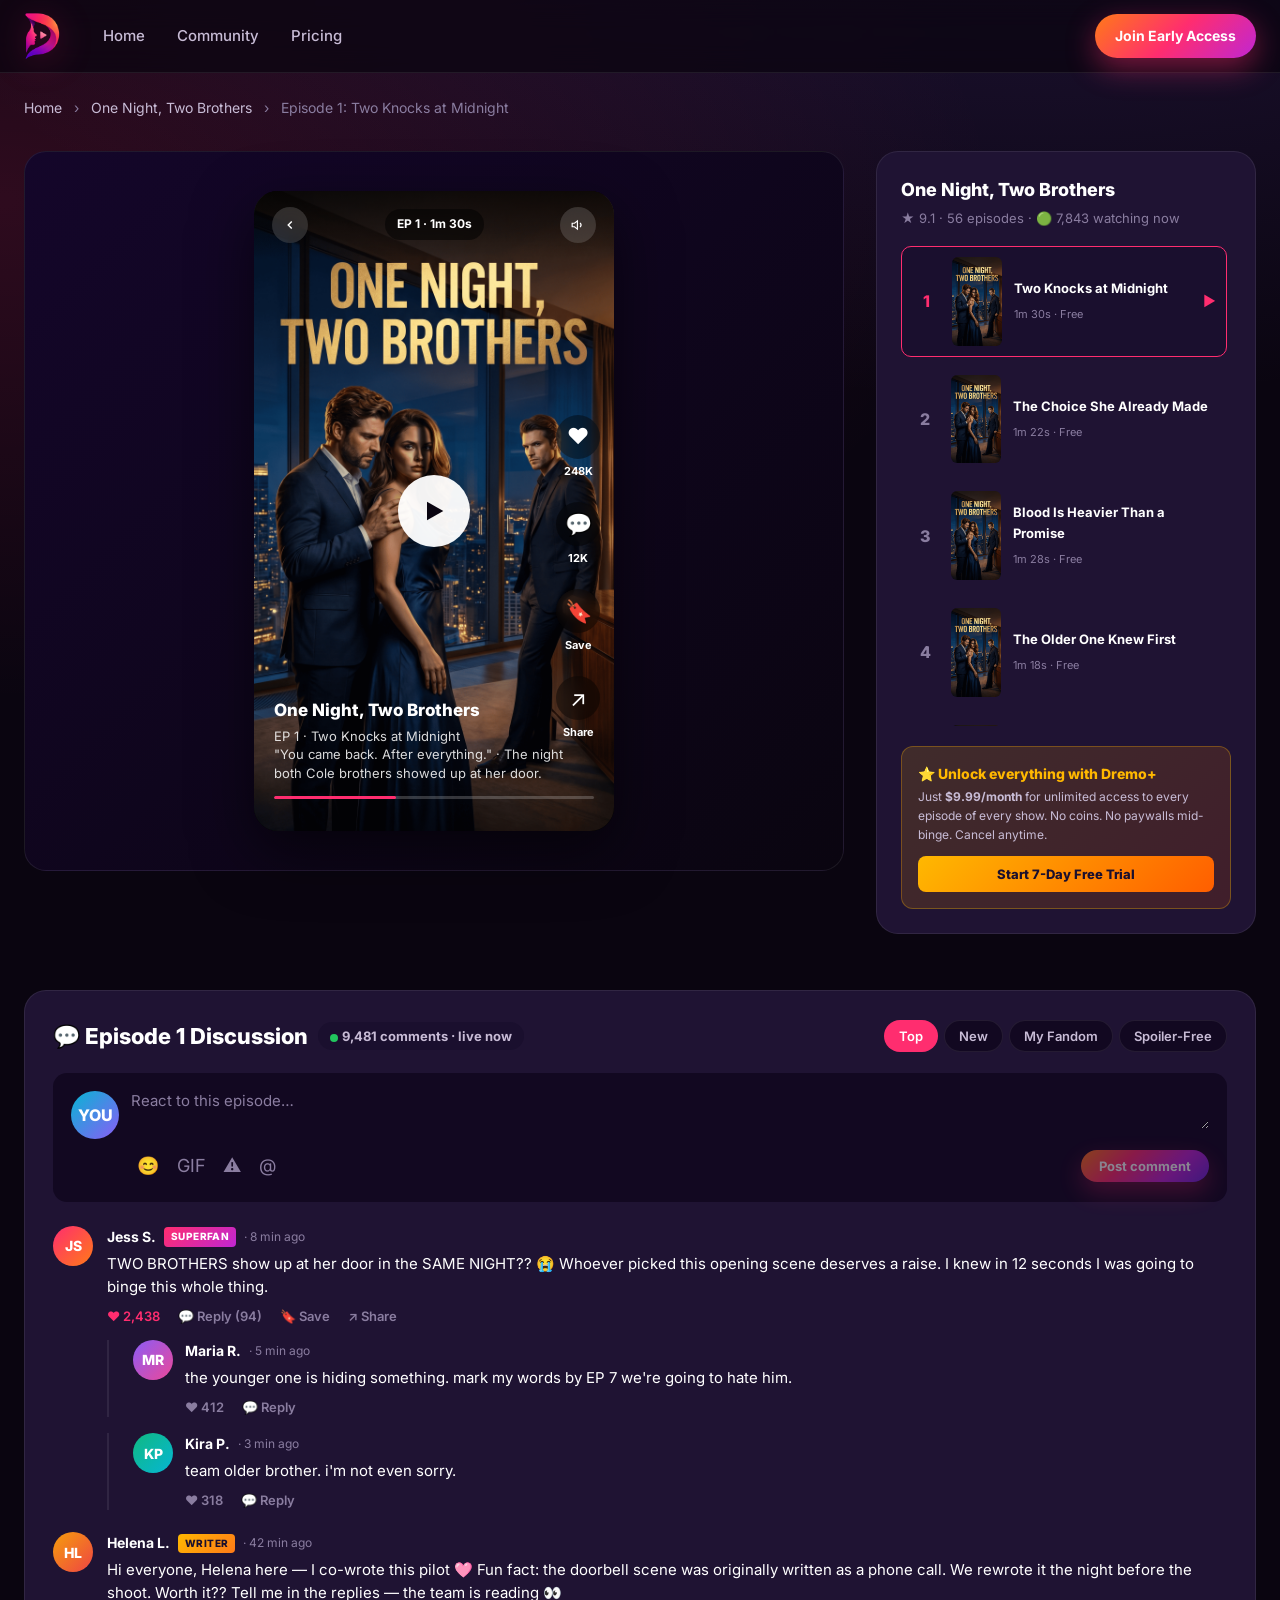
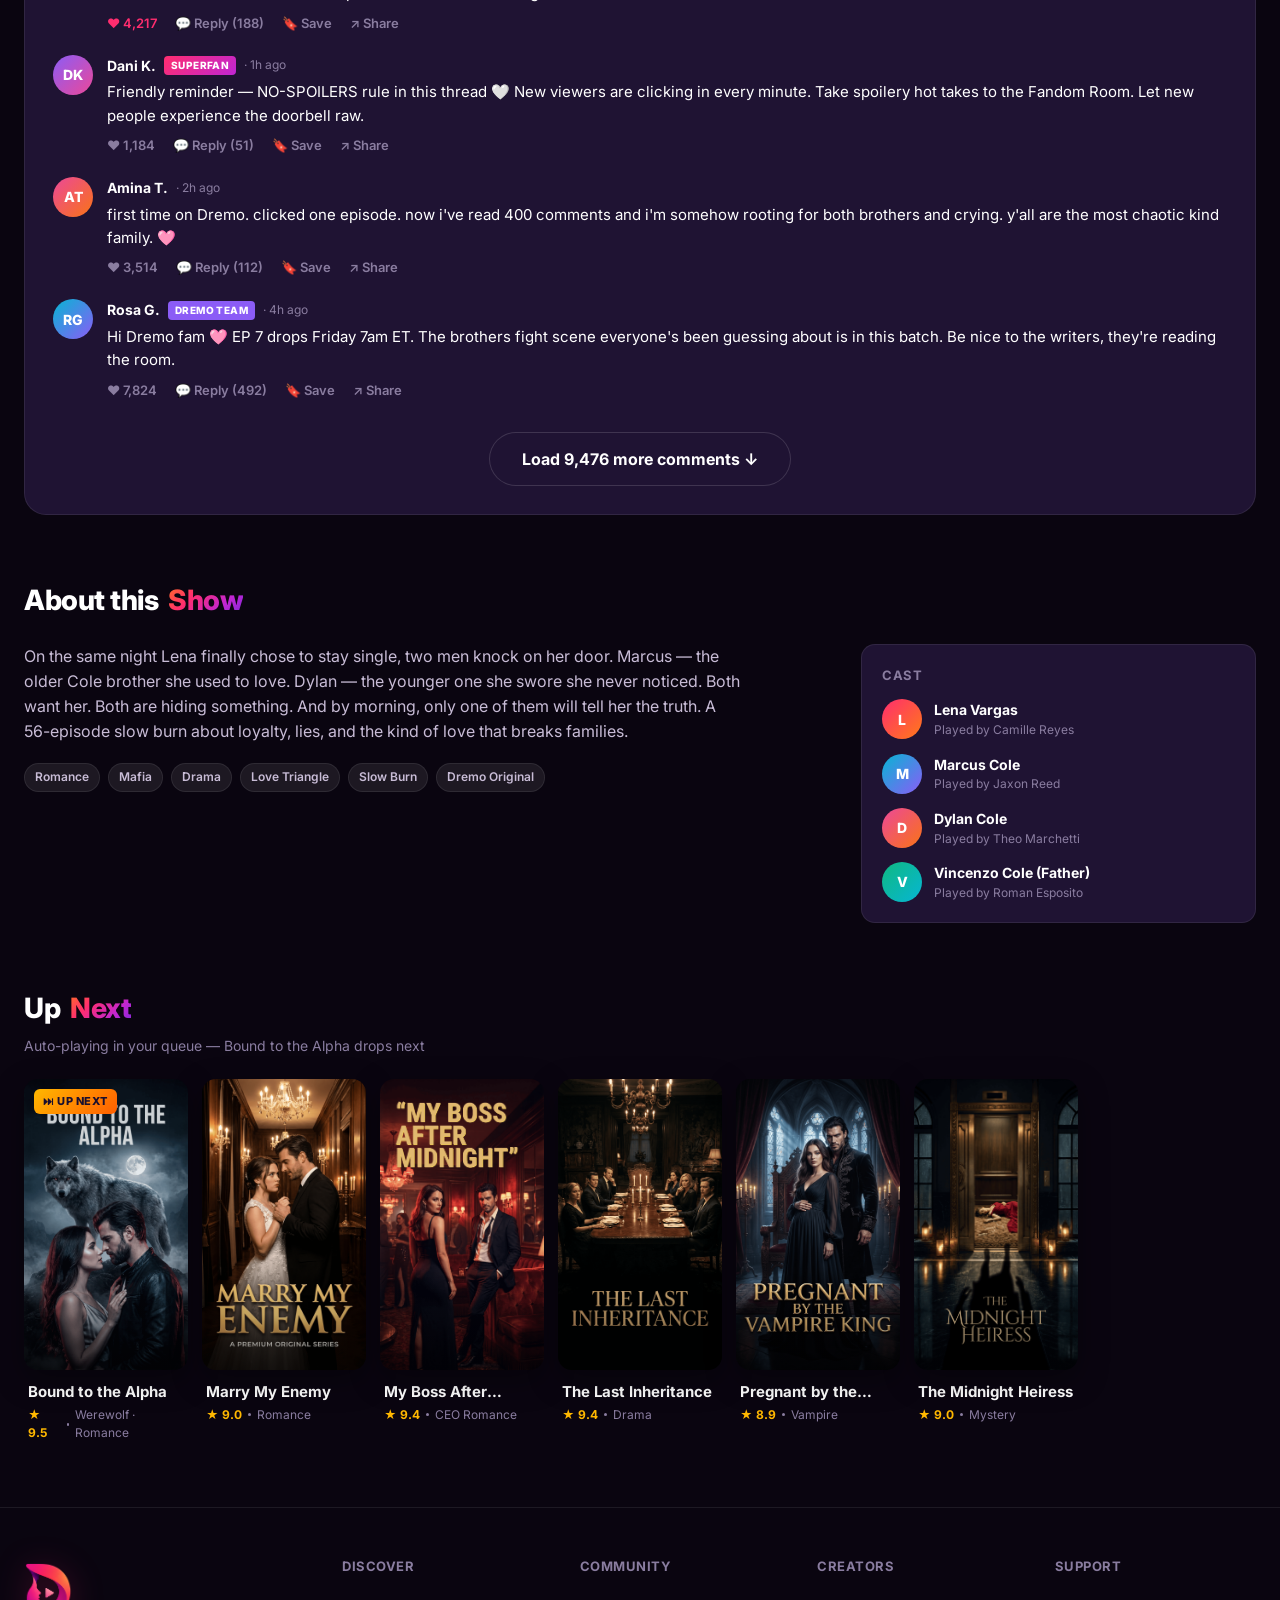
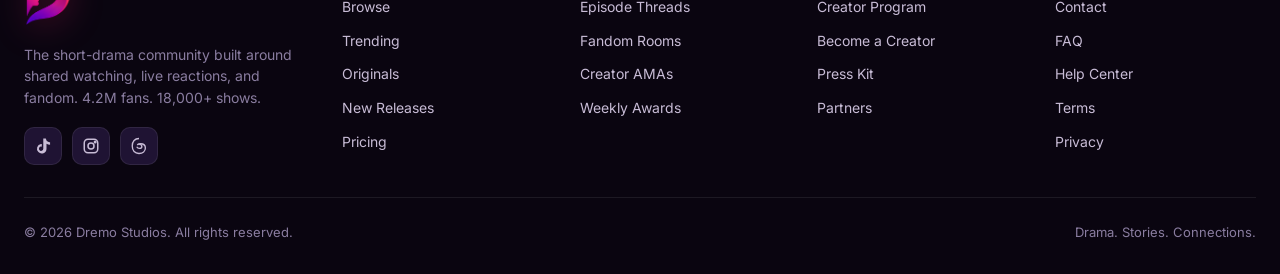
<file: watch.html>
<!DOCTYPE html>
<html lang="en">
<head>
<meta charset="UTF-8" />
<meta name="viewport" content="width=device-width, initial-scale=1.0" />
<title>Watch · One Night, Two Brothers — Dremo</title>
<link rel="icon" type="image/png" href="logo.png" />
<link rel="preconnect" href="https://fonts.googleapis.com">
<link rel="preconnect" href="https://fonts.gstatic.com" crossorigin>
<link href="https://fonts.googleapis.com/css2?family=Inter:wght@400;500;600;700;800;900&display=swap" rel="stylesheet">
<link rel="stylesheet" href="styles.css">
<style>
  /* Real video element styling inside phone frame */
  .player-video {
    position: absolute; inset: 0;
    width: 100%; height: 100%;
    object-fit: cover;
    z-index: 0;
    background: #000;
  }
  .player-poster.playing .player-poster-bg,
  .player-poster.playing::before,
  .player-poster.playing .play-button { display: none; }
  .player-poster-bg {
    position: absolute; inset: 0;
    background-size: cover;
    background-position: center;
    z-index: 1;
  }
  /* Up-next overlay (shows after video ends) */
  .up-next-overlay {
    position: absolute; inset: 0;
    z-index: 10;
    background: rgba(10, 5, 16, 0.92);
    backdrop-filter: blur(8px);
    display: none;
    flex-direction: column;
    align-items: center; justify-content: center;
    padding: 24px;
    text-align: center;
    color: white;
  }
  .up-next-overlay.show { display: flex; }
  .up-next-label {
    font-size: 11px; letter-spacing: 2px; font-weight: 800;
    color: var(--accent);
    margin-bottom: 10px;
  }
  .up-next-title {
    font-size: 22px; font-weight: 900;
    line-height: 1.15;
    letter-spacing: -0.5px;
    margin-bottom: 6px;
    background: linear-gradient(135deg, #fff, #ffd1e0);
    -webkit-background-clip: text;
    background-clip: text;
    color: transparent;
  }
  .up-next-sub {
    font-size: 12px; color: var(--text-2);
    margin-bottom: 18px;
  }
  .up-next-poster {
    width: 110px; aspect-ratio: 9/16;
    border-radius: 12px;
    background-size: cover; background-position: center;
    box-shadow: 0 12px 30px rgba(255,45,111,0.4);
    margin-bottom: 18px;
  }
  .up-next-countdown {
    width: 56px; height: 56px;
    border-radius: 50%;
    border: 3px solid rgba(255,255,255,0.15);
    display: grid; place-items: center;
    font-weight: 900; font-size: 22px;
    margin-bottom: 14px;
    position: relative;
  }
  .up-next-countdown svg {
    position: absolute; inset: 0;
    transform: rotate(-90deg);
  }
  .up-next-countdown svg circle {
    fill: none;
    stroke: var(--primary);
    stroke-width: 3;
    stroke-linecap: round;
    stroke-dasharray: 163;
    stroke-dashoffset: 163;
    transition: stroke-dashoffset 0.9s linear;
  }
  .up-next-actions { display: flex; gap: 8px; }
  .up-next-actions button {
    padding: 8px 16px;
    border-radius: 999px;
    font-size: 12px; font-weight: 700;
  }
  .up-next-play {
    background: linear-gradient(135deg, #ff7a18, #ff2d6f);
    color: white;
  }
  .up-next-cancel {
    background: rgba(255,255,255,0.1);
    color: white;
    border: 1px solid rgba(255,255,255,0.2);
  }
</style>
</head>
<body>

<header class="nav">
  <div class="container nav-inner">
    <a href="index.html" class="logo">
      <img src="logo.png" alt="Dremo" class="logo-img"/>
    </a>
    <nav class="nav-links" id="navLinks">
      <a href="index.html">Home</a>
      <a href="community.html">Community</a>
      <a href="pricing.html">Pricing</a>
    </nav>
    <button class="nav-burger" id="navBurger" aria-label="Menu">☰</button>
    <a href="#join" class="btn btn-glow open-modal" style="margin-left:auto;">Join Early Access</a>
  </div>
</header>

<main class="container">

  <div style="margin-top: 24px; color: var(--text-3); font-size: 14px;">
    <a href="index.html" style="color:var(--text-2);">Home</a>
    <span style="margin: 0 8px;">›</span>
    <a href="series.html" style="color:var(--text-2);" id="breadcrumbShow">One Night, Two Brothers</a>
    <span style="margin: 0 8px;">›</span>
    <span id="breadcrumbEpisode">Episode 1: Two Knocks at Midnight</span>
  </div>

  <div class="watch-layout">

    <div class="player-stage">
      <div class="player-frame">
        <!-- Real video element + poster (poster visible until first play) -->
        <video id="playerVideo"
               class="player-video"
               src="videos/preview-6.mp4"
               poster="videos/thumbs/preview-6.jpg"
               playsinline
               preload="metadata"></video>

        <div class="player-poster" id="playerPoster">
          <div class="player-poster-bg" id="playerPosterBg" style="background-image:url('posters/one-night-two-brothers.png')"></div>
          <div class="player-overlay-top">
            <a href="series.html" class="player-back" aria-label="Back">
              <svg width="14" height="14" viewBox="0 0 24 24" fill="none" stroke="currentColor" stroke-width="2.5"><polyline points="15 18 9 12 15 6"/></svg>
            </a>
            <span class="player-ep-label" id="playerEpLabel">EP 1 · 1m 30s</span>
            <button class="player-back" id="muteBtn" title="Mute" aria-label="Mute">
              <svg width="14" height="14" viewBox="0 0 24 24" fill="none" stroke="currentColor" stroke-width="2"><polygon points="11 5 6 9 2 9 2 15 6 15 11 19 11 5"/><path d="M15.54 8.46a5 5 0 0 1 0 7.07"/></svg>
            </button>
          </div>

          <div class="play-button" id="playButton">
            <svg width="28" height="28" viewBox="0 0 24 24"><polygon points="6 4 20 12 6 20 6 4"/></svg>
          </div>

          <div class="player-side-actions">
            <div class="side-action"><div class="side-action-btn">❤️</div><small>248K</small></div>
            <div class="side-action"><div class="side-action-btn">💬</div><small>12K</small></div>
            <div class="side-action"><div class="side-action-btn">🔖</div><small>Save</small></div>
            <div class="side-action"><div class="side-action-btn">↗</div><small>Share</small></div>
          </div>

          <div class="player-info">
            <h3 id="playerShowTitle">One Night, Two Brothers</h3>
            <p id="playerShowDesc">EP 1 · Two Knocks at Midnight<br/>"You came back. After everything." · The night both Cole brothers showed up at her door.</p>
            <div class="player-progress"><div class="player-progress-bar"></div></div>
          </div>
        </div>

        <!-- Up Next overlay (hidden until current video ends) -->
        <div class="up-next-overlay" id="upNextOverlay">
          <div class="up-next-label">⏭ UP NEXT</div>
          <div class="up-next-poster" style="background-image:url('posters/bound-to-the-alpha.png')"></div>
          <div class="up-next-title">Bound to the Alpha</div>
          <div class="up-next-sub">Werewolf Romance · EP 1 · 1m 18s</div>
          <div class="up-next-countdown" id="upNextCountdown">
            <svg width="56" height="56" viewBox="0 0 56 56"><circle cx="28" cy="28" r="26"/></svg>
            <span id="upNextSeconds">5</span>
          </div>
          <div class="up-next-actions">
            <button class="up-next-play" id="upNextPlayNow">▶ Play now</button>
            <button class="up-next-cancel" id="upNextCancel">Cancel</button>
          </div>
        </div>
      </div>
    </div>

    <aside class="watch-sidebar">
      <h3 id="sidebarShowTitle">One Night, Two Brothers</h3>
      <div class="meta">★ 9.1 · 56 episodes · 🟢 7,843 watching now</div>

      <div class="ep-list">
        <div class="ep-row current">
          <span class="ep-row-num">1</span>
          <div class="ep-row-thumb"><div class="poster" style="background-image:url('posters/one-night-two-brothers.png')"></div></div>
          <div class="ep-row-info"><h5>Two Knocks at Midnight</h5><span>1m 30s · Free</span></div>
          <span class="ep-row-icon">▶</span>
        </div>
        <div class="ep-row">
          <span class="ep-row-num">2</span>
          <div class="ep-row-thumb"><div class="poster" style="background-image:url('posters/one-night-two-brothers.png')"></div></div>
          <div class="ep-row-info"><h5>The Choice She Already Made</h5><span>1m 22s · Free</span></div>
        </div>
        <div class="ep-row">
          <span class="ep-row-num">3</span>
          <div class="ep-row-thumb"><div class="poster" style="background-image:url('posters/one-night-two-brothers.png')"></div></div>
          <div class="ep-row-info"><h5>Blood Is Heavier Than a Promise</h5><span>1m 28s · Free</span></div>
        </div>
        <div class="ep-row">
          <span class="ep-row-num">4</span>
          <div class="ep-row-thumb"><div class="poster" style="background-image:url('posters/one-night-two-brothers.png')"></div></div>
          <div class="ep-row-info"><h5>The Older One Knew First</h5><span>1m 18s · Free</span></div>
        </div>
        <div class="ep-row">
          <span class="ep-row-num">5</span>
          <div class="ep-row-thumb"><div class="poster" style="background-image:url('posters/one-night-two-brothers.png')"></div></div>
          <div class="ep-row-info"><h5>What Father Doesn't Know</h5><span>1m 24s · Free</span></div>
        </div>
        <div class="ep-row">
          <span class="ep-row-num">6</span>
          <div class="ep-row-thumb"><div class="poster" style="background-image:url('posters/one-night-two-brothers.png')"></div></div>
          <div class="ep-row-info"><h5>A Photograph in the Drawer</h5><span>1m 20s · Free</span></div>
        </div>
        <div class="ep-row">
          <span class="ep-row-num">7</span>
          <div class="ep-row-thumb"><div class="poster" style="background-image:url('posters/one-night-two-brothers.png')"></div></div>
          <div class="ep-row-info"><h5>The Younger One Was Lying</h5><span>1m 31s · Dremo+</span></div>
          <span class="ep-row-icon">⭐</span>
        </div>
        <div class="ep-row">
          <span class="ep-row-num">8</span>
          <div class="ep-row-thumb"><div class="poster" style="background-image:url('posters/one-night-two-brothers.png')"></div></div>
          <div class="ep-row-info"><h5>Roses in a Locked Office</h5><span>1m 26s · Dremo+</span></div>
          <span class="ep-row-icon">⭐</span>
        </div>
        <div class="ep-row">
          <span class="ep-row-num">9</span>
          <div class="ep-row-thumb"><div class="poster" style="background-image:url('posters/one-night-two-brothers.png')"></div></div>
          <div class="ep-row-info"><h5>The Wedding Was a Trap</h5><span>1m 35s · Dremo+</span></div>
          <span class="ep-row-icon">⭐</span>
        </div>
        <div class="ep-row">
          <span class="ep-row-num">10</span>
          <div class="ep-row-thumb"><div class="poster" style="background-image:url('posters/one-night-two-brothers.png')"></div></div>
          <div class="ep-row-info"><h5>One Brother Walked Away</h5><span>1m 22s · Dremo+</span></div>
          <span class="ep-row-icon">⭐</span>
        </div>
        <div class="ep-row">
          <span class="ep-row-num">11</span>
          <div class="ep-row-thumb"><div class="poster" style="background-image:url('posters/one-night-two-brothers.png')"></div></div>
          <div class="ep-row-info"><h5>The Other One Stayed</h5><span>1m 28s · Dremo+</span></div>
          <span class="ep-row-icon">⭐</span>
        </div>
        <div class="ep-row">
          <span class="ep-row-num">12</span>
          <div class="ep-row-thumb"><div class="poster" style="background-image:url('posters/one-night-two-brothers.png')"></div></div>
          <div class="ep-row-info"><h5>She Picked the Wrong One</h5><span>1m 30s · Dremo+</span></div>
          <span class="ep-row-icon">⭐</span>
        </div>
      </div>

      <div class="coin-banner">
        <h4>⭐ Unlock everything with Dremo+</h4>
        <p>Just <strong>$9.99/month</strong> for unlimited access to every episode of every show. No coins. No paywalls mid-binge. Cancel anytime.</p>
        <button class="open-modal">Start 7-Day Free Trial</button>
      </div>
    </aside>
  </div>

  <section class="community-section" id="discussion">
    <div class="comments-card">
      <div class="comments-head">
        <div class="comments-title">
          💬 Episode 1 Discussion
          <span class="comments-count"><span class="live-dot"></span>9,481 comments · live now</span>
        </div>
        <div class="comment-sort">
          <button class="sort-btn active">Top</button>
          <button class="sort-btn">New</button>
          <button class="sort-btn">My Fandom</button>
          <button class="sort-btn">Spoiler-Free</button>
        </div>
      </div>

      <div class="comment-input-wrap">
        <div class="avatar avatar-lg av-3">YOU</div>
        <div style="flex:1;">
          <textarea id="commentInput" class="comment-input" placeholder="React to this episode…"></textarea>
          <div class="comment-input-bar">
            <div class="comment-input-tools">
              <span title="Emoji">😊</span>
              <span title="GIF">GIF</span>
              <span title="Spoiler tag">⚠️</span>
              <span title="Mention someone">@</span>
            </div>
            <button id="postCommentBtn" class="btn btn-primary" disabled style="padding: 8px 18px; font-size:13px; opacity:.5; cursor:not-allowed;">Post comment</button>
          </div>
        </div>
      </div>

      <div class="comments-list">

        <div class="comment">
          <div class="avatar av-1">JS</div>
          <div class="comment-body">
            <div class="comment-head">
              <span class="comment-author">Jess S.</span>
              <span class="comment-flair flair-superfan">SUPERFAN</span>
              <span class="comment-time">· 8 min ago</span>
            </div>
            <p class="comment-text">TWO BROTHERS show up at her door in the SAME NIGHT?? 😭 Whoever picked this opening scene deserves a raise. I knew in 12 seconds I was going to binge this whole thing.</p>
            <div class="comment-actions">
              <span class="liked">❤️ 2,438</span>
              <span>💬 Reply (94)</span>
              <span>🔖 Save</span>
              <span>↗ Share</span>
            </div>
            <div class="comment-replies">
              <div class="comment comment-reply">
                <div class="avatar av-2">MR</div>
                <div class="comment-body">
                  <div class="comment-head">
                    <span class="comment-author">Maria R.</span>
                    <span class="comment-time">· 5 min ago</span>
                  </div>
                  <p class="comment-text">the younger one is hiding something. mark my words by EP 7 we're going to hate him.</p>
                  <div class="comment-actions"><span>❤️ 412</span><span>💬 Reply</span></div>
                </div>
              </div>
              <div class="comment comment-reply">
                <div class="avatar av-5">KP</div>
                <div class="comment-body">
                  <div class="comment-head">
                    <span class="comment-author">Kira P.</span>
                    <span class="comment-time">· 3 min ago</span>
                  </div>
                  <p class="comment-text">team older brother. i'm not even sorry.</p>
                  <div class="comment-actions"><span>❤️ 318</span><span>💬 Reply</span></div>
                </div>
              </div>
            </div>
          </div>
        </div>

        <div class="comment">
          <div class="avatar av-4">HL</div>
          <div class="comment-body">
            <div class="comment-head">
              <span class="comment-author">Helena L.</span>
              <span class="comment-flair flair-creator">WRITER</span>
              <span class="comment-time">· 42 min ago</span>
            </div>
            <p class="comment-text">Hi everyone, Helena here — I co-wrote this pilot 🩷 Fun fact: the doorbell scene was originally written as a phone call. We rewrote it the night before the shoot. Worth it?? Tell me in the replies — the team is reading 👀</p>
            <div class="comment-actions">
              <span class="liked">❤️ 4,217</span>
              <span>💬 Reply (188)</span>
              <span>🔖 Save</span>
              <span>↗ Share</span>
            </div>
          </div>
        </div>

        <div class="comment">
          <div class="avatar av-2">DK</div>
          <div class="comment-body">
            <div class="comment-head">
              <span class="comment-author">Dani K.</span>
              <span class="comment-flair flair-superfan">SUPERFAN</span>
              <span class="comment-time">· 1h ago</span>
            </div>
            <p class="comment-text">Friendly reminder — NO-SPOILERS rule in this thread 🤍 New viewers are clicking in every minute. Take spoilery hot takes to the Fandom Room. Let new people experience the doorbell raw.</p>
            <div class="comment-actions">
              <span>❤️ 1,184</span>
              <span>💬 Reply (51)</span>
              <span>🔖 Save</span>
              <span>↗ Share</span>
            </div>
          </div>
        </div>

        <div class="comment">
          <div class="avatar av-6">AT</div>
          <div class="comment-body">
            <div class="comment-head">
              <span class="comment-author">Amina T.</span>
              <span class="comment-time">· 2h ago</span>
            </div>
            <p class="comment-text">first time on Dremo. clicked one episode. now i've read 400 comments and i'm somehow rooting for both brothers and crying. y'all are the most chaotic kind family. 🩷</p>
            <div class="comment-actions">
              <span>❤️ 3,514</span>
              <span>💬 Reply (112)</span>
              <span>🔖 Save</span>
              <span>↗ Share</span>
            </div>
          </div>
        </div>

        <div class="comment">
          <div class="avatar av-3">RG</div>
          <div class="comment-body">
            <div class="comment-head">
              <span class="comment-author">Rosa G.</span>
              <span class="comment-flair flair-team">DREMO TEAM</span>
              <span class="comment-time">· 4h ago</span>
            </div>
            <p class="comment-text">Hi Dremo fam 🩷 EP 7 drops Friday 7am ET. The brothers fight scene everyone's been guessing about is in this batch. Be nice to the writers, they're reading the room.</p>
            <div class="comment-actions">
              <span>❤️ 7,824</span>
              <span>💬 Reply (492)</span>
              <span>🔖 Save</span>
              <span>↗ Share</span>
            </div>
          </div>
        </div>

      </div>

      <div style="display:grid;place-items:center;margin-top:32px;">
        <button class="btn btn-ghost btn-lg">Load 9,476 more comments ↓</button>
      </div>
    </div>
  </section>

  <section style="margin-top: 56px;">
    <div class="section-head">
      <div>
        <h2 class="section-title">About this <span class="accent">Show</span></h2>
      </div>
    </div>
    <div style="display:grid;grid-template-columns:2fr 1fr;gap:48px;">
      <div>
        <p style="color: var(--text-2); font-size: 16px; max-width:720px;">
          On the same night Lena finally chose to stay single, two men knock on her door. Marcus — the older Cole brother she used to love. Dylan — the younger one she swore she never noticed. Both want her. Both are hiding something. And by morning, only one of them will tell her the truth. A 56-episode slow burn about loyalty, lies, and the kind of love that breaks families.
        </p>
        <div style="display:flex;gap:8px;flex-wrap:wrap;margin-top:20px;">
          <span class="chip">Romance</span>
          <span class="chip">Mafia</span>
          <span class="chip">Drama</span>
          <span class="chip">Love Triangle</span>
          <span class="chip">Slow Burn</span>
          <span class="chip">Dremo Original</span>
        </div>
      </div>
      <div>
        <div style="background:var(--surface); border:1px solid var(--line); border-radius:14px; padding:20px;">
          <h4 style="font-size:13px;color:var(--text-3);text-transform:uppercase;letter-spacing:0.5px;margin-bottom:14px;">Cast</h4>
          <div style="display:flex;flex-direction:column;gap:14px;">
            <div style="display:flex;gap:12px;align-items:center;">
              <div class="avatar av-1">L</div>
              <div><div style="font-weight:700;font-size:14px;">Lena Vargas</div><div style="font-size:12px;color:var(--text-3);">Played by Camille Reyes</div></div>
            </div>
            <div style="display:flex;gap:12px;align-items:center;">
              <div class="avatar av-3">M</div>
              <div><div style="font-weight:700;font-size:14px;">Marcus Cole</div><div style="font-size:12px;color:var(--text-3);">Played by Jaxon Reed</div></div>
            </div>
            <div style="display:flex;gap:12px;align-items:center;">
              <div class="avatar av-6">D</div>
              <div><div style="font-weight:700;font-size:14px;">Dylan Cole</div><div style="font-size:12px;color:var(--text-3);">Played by Theo Marchetti</div></div>
            </div>
            <div style="display:flex;gap:12px;align-items:center;">
              <div class="avatar av-5">V</div>
              <div><div style="font-weight:700;font-size:14px;">Vincenzo Cole (Father)</div><div style="font-size:12px;color:var(--text-3);">Played by Roman Esposito</div></div>
            </div>
          </div>
        </div>
      </div>
    </div>
  </section>

  <section>
    <div class="section-head">
      <div>
        <h2 class="section-title">Up <span class="accent">Next</span></h2>
        <div class="section-sub">Auto-playing in your queue — Bound to the Alpha drops next</div>
      </div>
    </div>
    <div class="poster-grid compact">
      <a href="series.html" class="show-card" style="position:relative;">
        <div class="poster-frame">
          <div class="poster" style="background-image:url('posters/bound-to-the-alpha.png')">
            <span class="poster-badge badge-hot">⏭ UP NEXT</span>
          </div>
        </div>
        <div class="show-meta"><div class="show-name">Bound to the Alpha</div><div class="show-tags"><span class="show-rating">★ 9.5</span><span class="dot"></span><span>Werewolf · Romance</span></div></div>
      </a>
      <a href="series.html" class="show-card">
        <div class="poster-frame"><div class="poster" style="background-image:url('posters/marry-my-enemy.png')"></div></div>
        <div class="show-meta"><div class="show-name">Marry My Enemy</div><div class="show-tags"><span class="show-rating">★ 9.0</span><span class="dot"></span><span>Romance</span></div></div>
      </a>
      <a href="series.html" class="show-card">
        <div class="poster-frame"><div class="poster" style="background-image:url('posters/my-boss-after-midnight.png')"></div></div>
        <div class="show-meta"><div class="show-name">My Boss After Midnight</div><div class="show-tags"><span class="show-rating">★ 9.4</span><span class="dot"></span><span>CEO Romance</span></div></div>
      </a>
      <a href="series.html" class="show-card">
        <div class="poster-frame"><div class="poster" style="background-image:url('posters/the-last-inheritance.png')"></div></div>
        <div class="show-meta"><div class="show-name">The Last Inheritance</div><div class="show-tags"><span class="show-rating">★ 9.4</span><span class="dot"></span><span>Drama</span></div></div>
      </a>
      <a href="series.html" class="show-card">
        <div class="poster-frame"><div class="poster" style="background-image:url('posters/pregnant-by-the-vampire-king.png')"></div></div>
        <div class="show-meta"><div class="show-name">Pregnant by the Vampire King</div><div class="show-tags"><span class="show-rating">★ 8.9</span><span class="dot"></span><span>Vampire</span></div></div>
      </a>
      <a href="series.html" class="show-card">
        <div class="poster-frame"><div class="poster" style="background-image:url('posters/midnight-heiress.png')"></div></div>
        <div class="show-meta"><div class="show-name">The Midnight Heiress</div><div class="show-tags"><span class="show-rating">★ 9.0</span><span class="dot"></span><span>Mystery</span></div></div>
      </a>
    </div>
  </section>

</main>

<footer>
  <div class="container">
    <div class="footer-grid-v2">
      <div class="footer-col footer-brand">
        <a href="index.html" class="logo"><img src="logo.png" alt="Dremo" class="logo-img"/></a>
        <p>The short-drama community built around shared watching, live reactions, and fandom. 4.2M fans. 18,000+ shows.</p>
        <div class="social-row">
          <a href="https://vm.tiktok.com/ZNRspoKQs/" target="_blank" rel="noopener" title="TikTok" aria-label="Dremo on TikTok">
            <svg width="18" height="18" viewBox="0 0 24 24" fill="currentColor"><path d="M19.59 6.69a4.83 4.83 0 0 1-3.77-4.25V2h-3.45v13.67a2.89 2.89 0 0 1-5.2 1.74 2.89 2.89 0 0 1 2.31-4.64 2.93 2.93 0 0 1 .88.13V9.4a6.84 6.84 0 0 0-1-.05A6.33 6.33 0 0 0 5.8 20.1a6.34 6.34 0 0 0 10.86-4.43V8.9a8.16 8.16 0 0 0 4.77 1.52v-3.4a4.85 4.85 0 0 1-1.84-.33z"/></svg>
          </a>
          <a href="https://www.instagram.com/dremo.fun?igsh=eHlwYjl1emkyYXVx" target="_blank" rel="noopener" title="Instagram" aria-label="Dremo on Instagram">
            <svg width="18" height="18" viewBox="0 0 24 24" fill="none" stroke="currentColor" stroke-width="2"><rect x="3" y="3" width="18" height="18" rx="5"/><circle cx="12" cy="12" r="4"/><circle cx="17.5" cy="6.5" r="1" fill="currentColor"/></svg>
          </a>
          <a href="https://www.threads.com/@dremo.fun2026" target="_blank" rel="noopener" title="Threads" aria-label="Dremo on Threads">
            <svg width="18" height="18" viewBox="0 0 24 24" fill="none" stroke="currentColor" stroke-width="1.8"><path d="M12 2C6.5 2 3 5.5 3 12s3.5 10 9 10c5 0 8.5-3 8.5-7.2 0-3.6-2.6-5.8-6.4-5.8-1.7 0-3.3.5-4.5 1.5"/><path d="M9 13c.7 1.4 2 2.2 3.5 2.2 2 0 3.3-1 3.3-2.7 0-1.7-1.4-2.7-3.6-2.7"/></svg>
          </a>
        </div>
      </div>
      <div class="footer-col">
        <h4>Discover</h4>
        <a href="browse.html">Browse</a>
        <a href="browse.html#trending">Trending</a>
        <a href="browse.html#originals">Originals</a>
        <a href="browse.html#new">New Releases</a>
        <a href="pricing.html">Pricing</a>
      </div>
      <div class="footer-col">
        <h4>Community</h4>
        <a href="threads.html">Episode Threads</a>
        <a href="fandoms.html">Fandom Rooms</a>
        <a href="community.html#amas">Creator AMAs</a>
        <a href="community.html#awards">Weekly Awards</a>
      </div>
      <div class="footer-col">
        <h4>Creators</h4>
        <a href="#creator-program">Creator Program</a>
        <a href="#become-a-creator">Become a Creator</a>
        <a href="#press-kit">Press Kit</a>
        <a href="#partners">Partners</a>
      </div>
      <div class="footer-col">
        <h4>Support</h4>
        <a href="#contact">Contact</a>
        <a href="#faq">FAQ</a>
        <a href="#help">Help Center</a>
        <a href="#terms">Terms</a>
        <a href="#privacy">Privacy</a>
      </div>
    </div>
    <div class="footer-bottom">
      <span>© 2026 Dremo Studios. All rights reserved.</span>
      <span>Drama. Stories. Connections.</span>
    </div>
  </div>
</footer>

<!-- ========== EARLY-ACCESS MODAL ========== -->
<div class="modal-backdrop" id="earlyAccessModal" role="dialog" aria-modal="true">
  <div class="modal">
    <button class="modal-close" data-close-modal aria-label="Close">✕</button>
    <div class="modal-body">
      <span class="modal-badge">★ EARLY ACCESS</span>
      <h2>Get <em>first access</em> to&nbsp;Dremo.</h2>
      <p>Drop your email and we'll send you an invite the moment we open the doors. No spam — just one email when you're in.</p>
      <form class="modal-form" id="earlyAccessForm" novalidate>
        <input type="email" required class="modal-input" placeholder="your@email.com" autocomplete="email" />
        <div class="modal-actions">
          <button type="button" class="btn btn-ghost" data-close-modal>Cancel</button>
          <button type="submit" class="btn btn-glow">Request Access</button>
        </div>
      </form>
      <div class="modal-foot"><span>🔒 No spam</span><span>🆓 First 3 episodes free</span></div>
    </div>
    <div class="modal-success">
      <div class="modal-success-icon">✓</div>
      <h3>You're on the list!</h3>
      <p>We'll email you when your invite is ready. Welcome to the family. 🩷</p>
    </div>
  </div>
</div>

<script>
  /* ====== VIDEO PLAYBACK + AUTO-ADVANCE QUEUE ====== */
  const QUEUE = [
    {
      id: 'one-night',
      show: 'One Night, Two Brothers',
      episode: 'Episode 1: Two Knocks at Midnight',
      epLabel: 'EP 1 · 1m 30s',
      hookLine: '"You came back. After everything." · The night both Cole brothers showed up at her door.',
      video: 'videos/preview-6.mp4',
      poster: 'posters/one-night-two-brothers.png',
      thumb: 'videos/thumbs/preview-6.jpg'
    },
    {
      id: 'bound-alpha',
      show: 'Bound to the Alpha',
      episode: 'Episode 1: The Bond She Didn’t Choose',
      epLabel: 'EP 1 · 1m 18s',
      hookLine: '"You belong to the pack now." · She wasn’t supposed to be the mate. Then he marked her.',
      video: 'videos/preview-2.mp4',
      poster: 'posters/bound-to-the-alpha.png',
      thumb: 'videos/thumbs/preview-2.jpg'
    }
  ];
  let currentIdx = 0;

  const videoEl     = document.getElementById('playerVideo');
  const posterEl    = document.getElementById('playerPoster');
  const posterBgEl  = document.getElementById('playerPosterBg');
  const playBtn     = document.getElementById('playButton');
  const muteBtn     = document.getElementById('muteBtn');
  const epLabelEl   = document.getElementById('playerEpLabel');
  const titleEl     = document.getElementById('playerShowTitle');
  const descEl      = document.getElementById('playerShowDesc');
  const breadcrumbShowEl     = document.getElementById('breadcrumbShow');
  const breadcrumbEpisodeEl  = document.getElementById('breadcrumbEpisode');
  const overlay     = document.getElementById('upNextOverlay');
  const playNowBtn  = document.getElementById('upNextPlayNow');
  const cancelBtn   = document.getElementById('upNextCancel');
  const countdownEl = document.getElementById('upNextSeconds');
  const countdownCircle = document.querySelector('#upNextCountdown svg circle');

  function startPlayback() {
    posterEl.classList.add('playing');
    videoEl.muted = false;
    videoEl.play().catch(() => {
      // Some browsers block autoplay with audio — fall back to muted
      videoEl.muted = true;
      videoEl.play();
    });
  }

  function loadAndPlay(idx) {
    const item = QUEUE[idx];
    if (!item) return;
    currentIdx = idx;
    overlay.classList.remove('show');
    posterEl.classList.remove('playing');

    videoEl.pause();
    videoEl.src = item.video;
    videoEl.poster = item.thumb;
    videoEl.load();
    posterBgEl.style.backgroundImage = `url('${item.poster}')`;
    epLabelEl.textContent = item.epLabel;
    titleEl.textContent = item.show;
    descEl.innerHTML = item.episode + '<br/>' + item.hookLine;
    if (breadcrumbShowEl) breadcrumbShowEl.textContent = item.show;
    if (breadcrumbEpisodeEl) breadcrumbEpisodeEl.textContent = item.episode;
    document.title = `Watch · ${item.show} — Dremo`;

    setTimeout(startPlayback, 80);
  }

  // Play button — first click triggers playback
  playBtn.addEventListener('click', startPlayback);

  // Mute toggle
  let countdownTimer = null;
  muteBtn.addEventListener('click', () => {
    videoEl.muted = !videoEl.muted;
  });

  // When video ends → show "Up Next" overlay with countdown
  videoEl.addEventListener('ended', () => {
    const nextIdx = currentIdx + 1;
    if (nextIdx >= QUEUE.length) return; // end of queue

    overlay.classList.add('show');
    let s = 5;
    countdownEl.textContent = s;
    if (countdownCircle) {
      countdownCircle.style.strokeDashoffset = 163;
      setTimeout(() => { countdownCircle.style.strokeDashoffset = 0; }, 50);
    }
    clearInterval(countdownTimer);
    countdownTimer = setInterval(() => {
      s--;
      countdownEl.textContent = s;
      if (s <= 0) {
        clearInterval(countdownTimer);
        loadAndPlay(nextIdx);
      }
    }, 1000);
  });

  // "Play now" button — skip countdown
  playNowBtn.addEventListener('click', () => {
    clearInterval(countdownTimer);
    loadAndPlay(currentIdx + 1);
  });

  // "Cancel" — dismiss overlay, stay on current
  cancelBtn.addEventListener('click', () => {
    clearInterval(countdownTimer);
    overlay.classList.remove('show');
  });

  /* ====== EXISTING WATCH-PAGE BEHAVIORS ====== */
  document.querySelectorAll('.ep-row').forEach(row => {
    row.addEventListener('click', () => {
      document.querySelectorAll('.ep-row').forEach(r => r.classList.remove('current'));
      row.classList.add('current');
    });
  });
  document.querySelectorAll('.sort-btn').forEach(btn => {
    btn.addEventListener('click', () => {
      document.querySelectorAll('.sort-btn').forEach(b => b.classList.remove('active'));
      btn.classList.add('active');
    });
  });
  const ci = document.getElementById('commentInput');
  const cb = document.getElementById('postCommentBtn');
  if (ci && cb) {
    ci.addEventListener('input', () => {
      const ok = ci.value.trim().length > 0;
      cb.disabled = !ok;
      cb.style.opacity = ok ? '1' : '.5';
      cb.style.cursor = ok ? 'pointer' : 'not-allowed';
    });
  }
  document.querySelectorAll('.comment-actions span').forEach(a => {
    a.addEventListener('click', e => {
      const txt = a.textContent || '';
      if (txt.includes('❤️')) a.classList.toggle('liked');
      if (txt.includes('🔖')) {
        a.classList.toggle('saved');
        a.innerHTML = a.classList.contains('saved') ? '🔖 Saved' : '🔖 Save';
      }
    });
  });
</script>
<script src="modal.js"></script>

</body>
</html>
</file>
<file: styles.css>
/* =========================================================
   DREMO - Drama. Stories. Connections.
   Shared stylesheet
   ========================================================= */

:root {
  --bg: #0a0510;
  --bg-2: #120821;
  --bg-3: #1a0f2e;
  --surface: #1f1333;
  --surface-2: #2a1a44;
  --line: rgba(255, 255, 255, 0.08);
  --line-2: rgba(255, 255, 255, 0.14);

  --text: #ffffff;
  --text-2: #c8bcd6;
  --text-3: #8a7da0;

  --primary: #ff2d6f;
  --primary-2: #ff5e95;
  --secondary: #8b5cf6;
  --accent: #ffb800;
  --success: #22c55e;

  --grad-hero: linear-gradient(135deg, #ff7a18 0%, #ff2d6f 35%, #c026d3 70%, #6d28d9 100%);
  --grad-card-1: linear-gradient(135deg, #ff2d6f 0%, #8b5cf6 100%);
  --grad-card-2: linear-gradient(135deg, #f59e0b 0%, #ef4444 100%);
  --grad-card-3: linear-gradient(135deg, #06b6d4 0%, #8b5cf6 100%);
  --grad-card-4: linear-gradient(135deg, #10b981 0%, #3b82f6 100%);
  --grad-card-5: linear-gradient(135deg, #ec4899 0%, #f97316 100%);
  --grad-card-6: linear-gradient(135deg, #6366f1 0%, #ec4899 100%);

  --radius-sm: 8px;
  --radius: 14px;
  --radius-lg: 22px;

  --shadow-soft: 0 10px 30px rgba(0,0,0,0.35);
  --shadow-strong: 0 20px 60px rgba(0,0,0,0.55);
}

* { box-sizing: border-box; margin: 0; padding: 0; }

html, body {
  background: var(--bg);
  color: var(--text);
  font-family: 'Inter', -apple-system, BlinkMacSystemFont, 'Segoe UI', Roboto, Helvetica, Arial, sans-serif;
  font-size: 16px;
  line-height: 1.55;
  -webkit-font-smoothing: antialiased;
  scroll-behavior: smooth;
}

body {
  background:
    radial-gradient(1200px 600px at 80% -200px, rgba(139, 92, 246, 0.18), transparent),
    radial-gradient(1000px 500px at 0% 200px, rgba(255, 45, 111, 0.15), transparent),
    var(--bg);
  min-height: 100vh;
}

a { color: inherit; text-decoration: none; }
img { max-width: 100%; display: block; }
button { font-family: inherit; cursor: pointer; border: none; background: none; color: inherit; }

.container {
  max-width: 1280px;
  margin: 0 auto;
  padding: 0 24px;
}

/* =================== TOP NAV =================== */
.nav {
  position: sticky;
  top: 0;
  z-index: 50;
  backdrop-filter: blur(14px);
  -webkit-backdrop-filter: blur(14px);
  background: rgba(10, 5, 16, 0.72);
  border-bottom: 1px solid var(--line);
}
.nav-inner {
  display: flex;
  align-items: center;
  gap: 28px;
  height: 72px;
}
.logo {
  display: flex; align-items: center; gap: 10px;
  font-weight: 900; font-size: 26px; letter-spacing: -0.5px;
  flex-shrink: 0;
}
.logo-img {
  display: block;
  height: 48px;
  width: auto;
  max-width: 220px;
  object-fit: contain;
  filter: drop-shadow(0 6px 16px rgba(255, 45, 111, 0.25));
}
footer .logo-img { height: 64px; max-width: 280px; }
@media (max-width: 640px) {
  .logo-img { height: 38px; max-width: 160px; }
}

.nav-links { display: flex; gap: 4px; flex: 1; }
.nav-links a {
  padding: 10px 14px; border-radius: 10px;
  color: var(--text-2); font-weight: 500; font-size: 15px;
  transition: all 0.18s ease;
}
.nav-links a:hover { color: var(--text); background: var(--surface); }
.nav-links a.active { color: var(--text); background: var(--surface-2); }

.search-box {
  display: flex; align-items: center; gap: 8px;
  background: var(--surface);
  border: 1px solid var(--line);
  padding: 9px 14px;
  border-radius: 999px;
  width: 280px;
}
.search-box input {
  background: transparent; border: none; outline: none; color: var(--text);
  font-size: 14px; width: 100%;
}
.search-box svg { opacity: 0.6; flex-shrink: 0; }

.btn {
  display: inline-flex; align-items: center; justify-content: center; gap: 8px;
  padding: 11px 20px;
  border-radius: 999px;
  font-weight: 700; font-size: 14px;
  transition: transform 0.15s ease, box-shadow 0.15s ease, background 0.15s ease;
  white-space: nowrap;
}
.btn-primary {
  background: var(--grad-hero);
  color: white;
  box-shadow: 0 10px 24px rgba(255, 45, 111, 0.4);
}
.btn-primary:hover { transform: translateY(-1px); box-shadow: 0 14px 30px rgba(255, 45, 111, 0.55); }
.btn-ghost {
  background: var(--surface);
  border: 1px solid var(--line-2);
  color: var(--text);
}
.btn-ghost:hover { background: var(--surface-2); }
.btn-lg { padding: 16px 32px; font-size: 16px; }

/* =================== HERO =================== */
.hero {
  position: relative;
  margin-top: 28px;
  border-radius: var(--radius-lg);
  overflow: hidden;
  min-height: 480px;
  isolation: isolate;
  display: grid;
  grid-template-columns: 1.2fr 1fr;
  gap: 0;
  background: linear-gradient(135deg, #2a0a3e 0%, #14062a 60%, #0a0510 100%);
  border: 1px solid var(--line);
}
.hero-bg {
  position: absolute; inset: 0; z-index: -1;
  background:
    radial-gradient(600px 400px at 20% 30%, rgba(255, 45, 111, 0.35), transparent),
    radial-gradient(500px 400px at 80% 70%, rgba(139, 92, 246, 0.35), transparent);
}
.hero-content {
  padding: 60px 56px;
  display: flex; flex-direction: column; justify-content: center;
}
.hero-badge {
  display: inline-flex; align-items: center; gap: 8px;
  background: rgba(255, 184, 0, 0.14);
  color: var(--accent);
  border: 1px solid rgba(255, 184, 0, 0.4);
  padding: 6px 14px; border-radius: 999px;
  font-weight: 700; font-size: 12px; letter-spacing: 0.5px;
  width: fit-content;
  margin-bottom: 18px;
}
.hero-title {
  font-size: clamp(38px, 5vw, 60px);
  font-weight: 900;
  line-height: 1.05;
  letter-spacing: -1.5px;
  margin-bottom: 16px;
}
.hero-title em {
  font-style: normal;
  background: var(--grad-hero);
  -webkit-background-clip: text;
  background-clip: text;
  color: transparent;
}
.hero-meta {
  display: flex; gap: 18px; align-items: center;
  color: var(--text-2);
  font-size: 14px;
  margin-bottom: 18px;
  flex-wrap: wrap;
}
.chip {
  background: rgba(255, 255, 255, 0.08);
  border: 1px solid var(--line);
  padding: 4px 10px; border-radius: 999px;
  font-size: 12px; font-weight: 600;
  color: var(--text-2);
}
.hero-desc {
  color: var(--text-2);
  font-size: 17px;
  max-width: 540px;
  margin-bottom: 28px;
}
.hero-cta { display: flex; gap: 12px; flex-wrap: wrap; }
.hero-poster {
  position: relative;
  display: grid;
  place-items: center;
  padding: 40px;
}
.poster-frame {
  position: relative;
  width: 100%;
  max-width: 320px;
  aspect-ratio: 9 / 16;
  border-radius: 20px;
  overflow: hidden;
  box-shadow: var(--shadow-strong);
  transform: rotate(2deg);
  transition: transform 0.4s ease;
}
.poster-frame:hover { transform: rotate(0deg) scale(1.03); }

/* =================== POSTER ART =================== */
.poster {
  position: relative;
  width: 100%;
  height: 100%;
  overflow: hidden;
  display: flex;
  align-items: flex-end;
  padding: 16px;
  background-size: cover;
  background-position: center center;
  background-repeat: no-repeat;
}
.poster::before {
  content: '';
  position: absolute; inset: 0;
  /* Subtle bottom darken so badges are readable; titles are baked into the artwork */
  background: linear-gradient(180deg, transparent 65%, rgba(0,0,0,0.45) 100%);
  z-index: 1;
  pointer-events: none;
}
.poster-info {
  position: relative; z-index: 2;
  width: 100%;
}
.poster-title {
  font-size: 18px;
  font-weight: 800;
  line-height: 1.2;
  margin-bottom: 4px;
  text-shadow: 0 2px 8px rgba(0,0,0,0.6);
}
.poster-sub {
  font-size: 12px;
  color: rgba(255, 255, 255, 0.85);
  font-weight: 500;
}
.poster-badge {
  position: absolute; top: 10px; left: 10px; z-index: 3;
  display: inline-flex; align-items: center; gap: 4px;
  padding: 4px 9px;
  border-radius: 6px;
  font-size: 11px; font-weight: 800; letter-spacing: 0.5px;
  text-transform: uppercase;
}
.badge-hot { background: linear-gradient(135deg, #ffb800, #ff5e00); color: #1a0f2e; }
.badge-new { background: var(--success); color: white; }
.badge-top { background: var(--primary); color: white; }
.badge-original { background: rgba(0,0,0,0.65); border: 1px solid rgba(255,255,255,0.35); color: white; backdrop-filter: blur(8px); }

.poster-eps {
  position: absolute; bottom: 10px; right: 10px; z-index: 3;
  background: rgba(0,0,0,0.7);
  backdrop-filter: blur(8px);
  padding: 4px 8px;
  border-radius: 6px;
  font-size: 11px; font-weight: 600;
  color: white;
}

/* =================== SECTIONS =================== */
section { margin: 64px 0; }
.section-head {
  display: flex; align-items: end; justify-content: space-between;
  margin-bottom: 22px; gap: 16px;
}
.section-title {
  font-size: 28px; font-weight: 800; letter-spacing: -0.5px;
  display: flex; align-items: center; gap: 10px;
}
.section-title .accent {
  background: var(--grad-hero);
  -webkit-background-clip: text;
  background-clip: text;
  color: transparent;
}
.section-sub { color: var(--text-3); font-size: 14px; margin-top: 4px; }
.section-link {
  color: var(--text-2); font-weight: 600; font-size: 14px;
  display: inline-flex; align-items: center; gap: 6px;
  padding: 8px 14px; border-radius: 8px;
  transition: background 0.15s;
}
.section-link:hover { background: var(--surface); color: var(--text); }

/* =================== CATEGORY CHIPS =================== */
.category-bar {
  display: flex;
  gap: 10px;
  overflow-x: auto;
  padding-bottom: 4px;
  margin-bottom: 24px;
  scrollbar-width: none;
}
.category-bar::-webkit-scrollbar { display: none; }
.cat-chip {
  flex-shrink: 0;
  padding: 10px 18px;
  border-radius: 999px;
  font-size: 14px; font-weight: 600;
  background: var(--surface);
  border: 1px solid var(--line);
  color: var(--text-2);
  transition: all 0.15s;
}
.cat-chip:hover { background: var(--surface-2); color: var(--text); }
.cat-chip.active {
  background: var(--grad-hero);
  border-color: transparent;
  color: white;
  box-shadow: 0 6px 16px rgba(255, 45, 111, 0.35);
}

/* =================== POSTER GRID =================== */
.poster-grid {
  display: grid;
  grid-template-columns: repeat(auto-fill, minmax(180px, 1fr));
  gap: 18px;
}
.poster-grid.compact {
  grid-template-columns: repeat(auto-fill, minmax(150px, 1fr));
  gap: 14px;
}

.show-card {
  cursor: pointer;
  transition: transform 0.2s ease;
}
.show-card:hover { transform: translateY(-4px); }
.show-card .poster-frame {
  width: 100%;
  max-width: none;
  transform: none;
  box-shadow: var(--shadow-soft);
  border-radius: var(--radius);
}
.show-card:hover .poster-frame {
  box-shadow: 0 18px 40px rgba(255, 45, 111, 0.25);
}
.show-meta { padding: 12px 4px 0; }
.show-name {
  font-size: 15px; font-weight: 700;
  line-height: 1.3;
  margin-bottom: 4px;
  display: -webkit-box;
  -webkit-line-clamp: 1;
  -webkit-box-orient: vertical;
  overflow: hidden;
}
.show-tags {
  display: flex; gap: 6px; align-items: center;
  font-size: 12px; color: var(--text-3);
}
.show-tags .dot { width: 3px; height: 3px; border-radius: 50%; background: var(--text-3); }
.show-rating { color: var(--accent); font-weight: 700; }

/* =================== TRENDING (numbered) =================== */
.trending-grid {
  display: grid;
  grid-template-columns: repeat(auto-fill, minmax(280px, 1fr));
  gap: 16px;
}
.trending-card {
  display: flex;
  align-items: center;
  gap: 16px;
  background: var(--surface);
  border: 1px solid var(--line);
  border-radius: var(--radius);
  padding: 14px;
  transition: all 0.18s;
  cursor: pointer;
}
.trending-card:hover { background: var(--surface-2); transform: translateX(4px); }
.trending-num {
  font-size: 56px; font-weight: 900;
  background: var(--grad-hero);
  -webkit-text-stroke: 2px rgba(255, 255, 255, 0.15);
  -webkit-background-clip: text;
  background-clip: text;
  color: transparent;
  line-height: 1;
  flex-shrink: 0;
  width: 48px;
  text-align: center;
}
.trending-poster {
  width: 64px;
  aspect-ratio: 9/16;
  border-radius: 8px;
  overflow: hidden;
  flex-shrink: 0;
}
.trending-poster .poster::before { background: transparent; }
.trending-info { flex: 1; min-width: 0; }
.trending-name { font-weight: 700; font-size: 15px; margin-bottom: 4px; }
.trending-tags { font-size: 12px; color: var(--text-3); }

/* =================== CATEGORIES SHOWCASE =================== */
.cat-grid {
  display: grid;
  grid-template-columns: repeat(auto-fill, minmax(220px, 1fr));
  gap: 16px;
}
.cat-tile {
  position: relative;
  aspect-ratio: 5/3;
  border-radius: var(--radius);
  overflow: hidden;
  cursor: pointer;
  display: flex;
  align-items: flex-end;
  padding: 18px;
  transition: transform 0.2s;
}
.cat-tile:hover { transform: translateY(-3px); }
.cat-tile::before {
  content: '';
  position: absolute; inset: 0;
  background: linear-gradient(180deg, transparent 30%, rgba(0,0,0,0.7) 100%);
}
.cat-tile-icon {
  position: absolute; top: 14px; right: 14px;
  font-size: 36px; opacity: 0.4;
}
.cat-tile-title {
  position: relative; z-index: 1;
  font-size: 22px; font-weight: 800;
  text-shadow: 0 2px 6px rgba(0,0,0,0.6);
}
.cat-tile-count {
  position: relative; z-index: 1;
  font-size: 12px;
  color: rgba(255,255,255,0.85);
  font-weight: 600;
}
.bg-grad-1 { background: var(--grad-card-1); }
.bg-grad-2 { background: var(--grad-card-2); }
.bg-grad-3 { background: var(--grad-card-3); }
.bg-grad-4 { background: var(--grad-card-4); }
.bg-grad-5 { background: var(--grad-card-5); }
.bg-grad-6 { background: var(--grad-card-6); }
.bg-grad-7 { background: linear-gradient(135deg, #1e3a8a, #db2777); }
.bg-grad-8 { background: linear-gradient(135deg, #064e3b, #f59e0b); }

/* =================== APP CTA =================== */
.app-cta {
  margin: 96px 0 64px;
  padding: 56px 48px;
  border-radius: var(--radius-lg);
  background: linear-gradient(135deg, #1f0f3a 0%, #2a0a3e 100%);
  border: 1px solid var(--line-2);
  position: relative;
  overflow: hidden;
  display: grid;
  grid-template-columns: 1.4fr 1fr;
  gap: 40px;
  align-items: center;
}
.app-cta::before {
  content: '';
  position: absolute; inset: 0; z-index: 0;
  background:
    radial-gradient(500px 300px at 90% 50%, rgba(255, 45, 111, 0.25), transparent),
    radial-gradient(400px 300px at 10% 90%, rgba(139, 92, 246, 0.2), transparent);
}
.app-cta-content { position: relative; z-index: 1; }
.app-cta h2 {
  font-size: clamp(28px, 4vw, 42px);
  font-weight: 900;
  letter-spacing: -1px;
  margin-bottom: 12px;
  line-height: 1.1;
}
.app-cta p {
  color: var(--text-2);
  font-size: 17px;
  margin-bottom: 26px;
  max-width: 460px;
}
.store-buttons { display: flex; gap: 12px; flex-wrap: wrap; }
.store-btn {
  display: inline-flex; align-items: center; gap: 12px;
  padding: 12px 22px;
  background: white;
  color: #0a0510;
  border-radius: 12px;
  font-weight: 700;
  transition: transform 0.15s;
}
.store-btn:hover { transform: translateY(-2px); }
.store-btn small {
  display: block;
  font-size: 11px; font-weight: 500;
  color: rgba(0,0,0,0.6);
  margin-bottom: -2px;
}
.app-cta-phones {
  position: relative;
  display: grid; place-items: center;
  z-index: 1;
}
.phone {
  width: 200px;
  aspect-ratio: 9/19;
  background: #0a0510;
  border-radius: 28px;
  border: 6px solid #2a1a44;
  box-shadow: var(--shadow-strong);
  position: relative;
  overflow: hidden;
  transform: rotate(-4deg);
}
.phone .poster { padding: 12px; height: 100%; }

/* =================== FOOTER =================== */
footer {
  border-top: 1px solid var(--line);
  padding: 48px 0 32px;
  margin-top: 64px;
}
.footer-grid {
  display: grid;
  grid-template-columns: 2fr 1fr 1fr 1fr;
  gap: 40px;
  margin-bottom: 32px;
}
.footer-col h4 {
  font-size: 13px; font-weight: 700; letter-spacing: 0.5px;
  text-transform: uppercase;
  color: var(--text-3);
  margin-bottom: 14px;
}
.footer-col a {
  display: block;
  color: var(--text-2);
  font-size: 14px;
  padding: 6px 0;
  transition: color 0.15s;
}
.footer-col a:hover { color: var(--text); }
.footer-brand p { color: var(--text-3); font-size: 14px; margin-top: 12px; max-width: 320px; }
.footer-bottom {
  border-top: 1px solid var(--line);
  padding-top: 24px;
  display: flex; justify-content: space-between; align-items: center;
  color: var(--text-3); font-size: 13px;
  flex-wrap: wrap; gap: 12px;
}

/* =================== SERIES DETAIL PAGE =================== */
.series-hero {
  position: relative;
  margin-top: 28px;
  padding: 56px 0;
  border-radius: var(--radius-lg);
  overflow: hidden;
  isolation: isolate;
  display: grid;
  grid-template-columns: 320px 1fr;
  gap: 48px;
  align-items: start;
  background: linear-gradient(135deg, #1a0533 0%, #0a0510 100%);
}
.series-hero-bg {
  position: absolute; inset: 0; z-index: -1;
  opacity: 0.4;
  filter: blur(40px) saturate(1.4);
  transform: scale(1.2);
  background-size: cover;
  background-position: center;
}
.series-poster-wrap { padding-left: 48px; }
.series-poster-wrap .poster-frame {
  transform: none;
  box-shadow: var(--shadow-strong);
}
.series-info { padding-right: 48px; }
.series-info h1 {
  font-size: clamp(34px, 4.5vw, 52px);
  font-weight: 900;
  letter-spacing: -1.5px;
  line-height: 1.05;
  margin-bottom: 16px;
}
.series-meta {
  display: flex; align-items: center; gap: 16px;
  flex-wrap: wrap;
  margin-bottom: 20px;
  color: var(--text-2);
  font-size: 14px;
}
.rating-stars {
  display: inline-flex; align-items: center; gap: 4px;
  color: var(--accent);
  font-weight: 700;
}
.series-tags { display: flex; gap: 8px; flex-wrap: wrap; margin-bottom: 22px; }
.series-desc {
  color: var(--text-2);
  font-size: 16px;
  max-width: 720px;
  margin-bottom: 28px;
}
.series-actions { display: flex; gap: 12px; flex-wrap: wrap; }

.episodes-section { margin-top: 48px; }
.eps-tabs {
  display: flex; gap: 8px; flex-wrap: wrap;
  margin-bottom: 22px;
  border-bottom: 1px solid var(--line);
}
.eps-tab {
  padding: 12px 18px;
  font-weight: 600;
  color: var(--text-3);
  border-bottom: 2px solid transparent;
  transition: all 0.15s;
  cursor: pointer;
}
.eps-tab:hover { color: var(--text-2); }
.eps-tab.active {
  color: var(--text);
  border-bottom-color: var(--primary);
}

.eps-grid {
  display: grid;
  grid-template-columns: repeat(auto-fill, minmax(280px, 1fr));
  gap: 14px;
}
.eps-card {
  background: var(--surface);
  border: 1px solid var(--line);
  border-radius: var(--radius);
  padding: 14px;
  display: flex; gap: 14px;
  cursor: pointer;
  transition: all 0.18s;
}
.eps-card:hover { background: var(--surface-2); transform: translateY(-2px); }
.eps-thumb {
  width: 80px; aspect-ratio: 9/16;
  border-radius: 8px;
  overflow: hidden;
  flex-shrink: 0;
  position: relative;
}
.eps-thumb .poster::before { background: transparent; }
.eps-thumb-num {
  position: absolute; bottom: 6px; left: 6px;
  background: rgba(0,0,0,0.7);
  padding: 2px 6px;
  border-radius: 4px;
  font-size: 10px; font-weight: 800;
  z-index: 4;
}
.eps-info { flex: 1; min-width: 0; padding-top: 4px; }
.eps-title { font-weight: 700; font-size: 14px; margin-bottom: 6px; line-height: 1.3; }
.eps-desc {
  font-size: 12px; color: var(--text-3);
  display: -webkit-box;
  -webkit-line-clamp: 3;
  -webkit-box-orient: vertical;
  overflow: hidden;
}
.eps-lock {
  margin-top: 8px;
  display: inline-flex; align-items: center; gap: 4px;
  font-size: 11px; font-weight: 700;
  color: var(--accent);
}

/* =================== WATCH PAGE =================== */
.watch-layout {
  display: grid;
  grid-template-columns: 1fr 380px;
  gap: 32px;
  margin-top: 32px;
  align-items: start;
}
.player-stage {
  display: grid;
  place-items: center;
  background: linear-gradient(135deg, #14062a 0%, #0a0510 100%);
  border-radius: var(--radius-lg);
  padding: 32px;
  border: 1px solid var(--line);
  min-height: 720px;
  position: relative;
}
.player-frame {
  width: 360px;
  aspect-ratio: 9/16;
  background: #000;
  border-radius: 24px;
  overflow: hidden;
  position: relative;
  box-shadow: var(--shadow-strong);
}
.player-poster {
  position: absolute; inset: 0;
  display: flex; align-items: flex-end;
  padding: 20px;
  background-size: cover;
  background-position: center;
}
.player-poster::before {
  content: '';
  position: absolute; inset: 0;
  background: linear-gradient(180deg, rgba(0,0,0,0.4) 0%, transparent 30%, transparent 60%, rgba(0,0,0,0.85) 100%);
}
.player-overlay-top {
  position: absolute; top: 0; left: 0; right: 0;
  z-index: 5;
  padding: 16px 18px;
  display: flex; align-items: center; justify-content: space-between;
  background: linear-gradient(180deg, rgba(0,0,0,0.6), transparent);
}
.player-back {
  width: 36px; height: 36px;
  border-radius: 50%;
  background: rgba(255,255,255,0.15);
  backdrop-filter: blur(8px);
  display: grid; place-items: center;
  cursor: pointer;
}
.player-ep-label {
  background: rgba(0,0,0,0.5);
  backdrop-filter: blur(8px);
  padding: 6px 12px;
  border-radius: 999px;
  font-size: 12px; font-weight: 700;
}
.play-button {
  position: absolute; top: 50%; left: 50%;
  transform: translate(-50%, -50%);
  width: 72px; height: 72px;
  border-radius: 50%;
  background: rgba(255, 255, 255, 0.95);
  display: grid; place-items: center;
  z-index: 5;
  cursor: pointer;
  transition: transform 0.2s;
  box-shadow: 0 10px 30px rgba(0,0,0,0.4);
}
.play-button:hover { transform: translate(-50%, -50%) scale(1.08); }
.play-button svg { fill: #0a0510; }

.player-info {
  position: relative; z-index: 4;
  width: 100%;
  color: white;
  padding-bottom: 12px;
}
.player-info h3 { font-size: 17px; font-weight: 800; margin-bottom: 4px; }
.player-info p { font-size: 13px; color: rgba(255,255,255,0.85); line-height: 1.4; }

.player-progress {
  position: relative; z-index: 4;
  margin-top: 14px;
  height: 3px;
  background: rgba(255,255,255,0.2);
  border-radius: 2px;
  overflow: hidden;
}
.player-progress-bar {
  height: 100%;
  width: 38%;
  background: var(--primary);
  border-radius: 2px;
}
.player-side-actions {
  position: absolute;
  right: 14px; bottom: 90px;
  z-index: 5;
  display: flex; flex-direction: column;
  gap: 22px;
  align-items: center;
}
.side-action {
  display: flex; flex-direction: column;
  align-items: center; gap: 4px;
  cursor: pointer;
}
.side-action-btn {
  width: 44px; height: 44px;
  border-radius: 50%;
  background: rgba(0,0,0,0.4);
  backdrop-filter: blur(8px);
  display: grid; place-items: center;
  font-size: 22px;
  transition: background 0.15s;
}
.side-action:hover .side-action-btn { background: rgba(255, 45, 111, 0.5); }
.side-action small { font-size: 11px; font-weight: 700; }

.watch-sidebar {
  background: var(--surface);
  border: 1px solid var(--line);
  border-radius: var(--radius-lg);
  padding: 24px;
}
.watch-sidebar h3 { font-size: 18px; font-weight: 800; margin-bottom: 4px; }
.watch-sidebar .meta { color: var(--text-3); font-size: 13px; margin-bottom: 18px; }
.ep-list {
  display: flex; flex-direction: column;
  gap: 8px;
  max-height: 480px;
  overflow-y: auto;
  padding-right: 4px;
}
.ep-list::-webkit-scrollbar { width: 6px; }
.ep-list::-webkit-scrollbar-thumb { background: var(--surface-2); border-radius: 3px; }
.ep-row {
  display: flex; align-items: center; gap: 12px;
  padding: 10px;
  border-radius: 10px;
  cursor: pointer;
  transition: background 0.15s;
}
.ep-row:hover { background: var(--bg-2); }
.ep-row.current { background: var(--bg-3); border: 1px solid var(--primary); }
.ep-row-num {
  width: 28px;
  font-weight: 800;
  color: var(--text-3);
  flex-shrink: 0;
  text-align: center;
}
.ep-row.current .ep-row-num { color: var(--primary); }
.ep-row-thumb {
  width: 50px; aspect-ratio: 9/16;
  border-radius: 6px;
  overflow: hidden;
  flex-shrink: 0;
}
.ep-row-thumb .poster::before { background: transparent; }
.ep-row-info { flex: 1; min-width: 0; }
.ep-row-info h5 { font-size: 13px; font-weight: 700; margin-bottom: 2px; }
.ep-row-info span { font-size: 11px; color: var(--text-3); }
.ep-row-icon { font-size: 14px; color: var(--text-3); }
.ep-row.current .ep-row-icon { color: var(--primary); }

.coin-banner {
  margin-top: 20px;
  padding: 16px;
  border-radius: 12px;
  background: linear-gradient(135deg, rgba(255,184,0,0.15), rgba(255,94,0,0.15));
  border: 1px solid rgba(255,184,0,0.3);
}
.coin-banner h4 {
  font-size: 14px; font-weight: 800;
  color: var(--accent);
  margin-bottom: 4px;
  display: flex; align-items: center; gap: 6px;
}
.coin-banner p { font-size: 12px; color: var(--text-2); margin-bottom: 12px; }
.coin-banner button {
  width: 100%;
  padding: 10px;
  background: linear-gradient(135deg, #ffb800, #ff5e00);
  color: #1a0f2e;
  border-radius: 8px;
  font-weight: 800;
  font-size: 13px;
}

/* =================== BROWSE PAGE =================== */
.browse-header { margin-top: 28px; margin-bottom: 28px; }
.browse-header h1 {
  font-size: clamp(32px, 4vw, 48px);
  font-weight: 900;
  letter-spacing: -1px;
  margin-bottom: 8px;
}
.browse-header p { color: var(--text-2); }

.filter-row {
  display: flex; gap: 12px;
  flex-wrap: wrap;
  margin-bottom: 28px;
}
.filter-select {
  padding: 10px 16px;
  background: var(--surface);
  border: 1px solid var(--line);
  border-radius: 10px;
  color: var(--text);
  font-weight: 600;
  font-size: 14px;
  cursor: pointer;
  appearance: none;
  -webkit-appearance: none;
  background-image: url("data:image/svg+xml,%3Csvg xmlns='http://www.w3.org/2000/svg' width='12' height='12' viewBox='0 0 24 24' fill='none' stroke='%23c8bcd6' stroke-width='2.5'%3E%3Cpolyline points='6 9 12 15 18 9'/%3E%3C/svg%3E");
  background-repeat: no-repeat;
  background-position: right 14px center;
  padding-right: 36px;
}

/* =================== COMMENTS / COMMUNITY =================== */
.community-section { margin-top: 56px; }
.comments-card {
  background: var(--surface);
  border: 1px solid var(--line);
  border-radius: var(--radius-lg);
  padding: 28px;
}
.comments-head {
  display: flex; align-items: center; justify-content: space-between;
  margin-bottom: 20px; gap: 16px; flex-wrap: wrap;
}
.comments-title {
  font-size: 22px; font-weight: 800;
  display: flex; align-items: center; gap: 10px;
}
.comments-count {
  background: var(--bg-3);
  padding: 4px 12px; border-radius: 999px;
  font-size: 13px; color: var(--text-2); font-weight: 700;
}
.comment-sort { display: flex; gap: 6px; flex-wrap: wrap; }
.sort-btn {
  padding: 7px 14px;
  border-radius: 999px;
  font-size: 13px; font-weight: 600;
  background: var(--bg-2); color: var(--text-2);
  border: 1px solid var(--line);
}
.sort-btn.active { background: var(--primary); color: white; border-color: transparent; }

.comment-input-wrap {
  display: flex; gap: 12px; align-items: flex-start;
  padding: 18px;
  background: var(--bg-2);
  border-radius: 14px;
  margin-bottom: 24px;
}
.avatar {
  width: 40px; height: 40px;
  border-radius: 50%;
  display: grid; place-items: center;
  font-weight: 800; font-size: 14px;
  color: white;
  flex-shrink: 0;
}
.avatar-lg { width: 48px; height: 48px; font-size: 16px; }
.avatar.av-1 { background: linear-gradient(135deg, #ff2d6f, #ff7a18); }
.avatar.av-2 { background: linear-gradient(135deg, #8b5cf6, #ec4899); }
.avatar.av-3 { background: linear-gradient(135deg, #06b6d4, #8b5cf6); }
.avatar.av-4 { background: linear-gradient(135deg, #f59e0b, #ef4444); }
.avatar.av-5 { background: linear-gradient(135deg, #10b981, #06b6d4); }
.avatar.av-6 { background: linear-gradient(135deg, #ec4899, #f97316); }

.comment-input {
  flex: 1;
  background: transparent;
  border: none; outline: none;
  color: var(--text);
  font-size: 15px;
  font-family: inherit;
  resize: vertical;
  min-height: 24px;
  width: 100%;
}
.comment-input::placeholder { color: var(--text-3); }
.comment-input-bar {
  display: flex; align-items: center; justify-content: space-between;
  margin-top: 12px;
}
.comment-input-tools {
  display: flex; gap: 6px;
  color: var(--text-3); font-size: 18px;
}
.comment-input-tools span {
  cursor: pointer;
  padding: 4px 6px;
  border-radius: 6px;
  transition: background 0.15s;
}
.comment-input-tools span:hover { background: var(--surface-2); }

.comments-list {
  display: flex; flex-direction: column;
  gap: 22px;
}
.comment {
  display: flex; gap: 14px;
  align-items: flex-start;
}
.comment-body { flex: 1; min-width: 0; }
.comment-head {
  display: flex; align-items: center; gap: 8px;
  margin-bottom: 4px;
  flex-wrap: wrap;
}
.comment-author { font-weight: 700; font-size: 14px; }
.comment-flair {
  font-size: 10px; font-weight: 800;
  padding: 2px 7px;
  border-radius: 4px;
  text-transform: uppercase;
  letter-spacing: 0.4px;
}
.flair-superfan { background: linear-gradient(135deg, #ff2d6f, #c026d3); color: white; }
.flair-creator { background: linear-gradient(135deg, #ffb800, #ff7a18); color: #1a0f2e; }
.flair-team { background: var(--secondary); color: white; }
.comment-time { font-size: 12px; color: var(--text-3); }
.comment-text {
  font-size: 15px;
  color: var(--text);
  line-height: 1.55;
  margin-bottom: 8px;
}
.comment-actions {
  display: flex; gap: 18px; flex-wrap: wrap;
  font-size: 13px; color: var(--text-3); font-weight: 600;
}
.comment-actions span {
  cursor: pointer;
  display: inline-flex; align-items: center; gap: 5px;
  transition: color 0.15s;
}
.comment-actions span:hover { color: var(--text); }
.comment-actions .liked { color: var(--primary); }
.comment-replies {
  margin-top: 14px;
  display: flex; flex-direction: column; gap: 16px;
}
.comment-reply {
  display: flex; gap: 12px;
  padding-left: 24px;
  border-left: 2px solid var(--line);
}

/* =================== COMMUNITY HUB CARDS =================== */
.community-grid {
  display: grid;
  grid-template-columns: repeat(auto-fill, minmax(280px, 1fr));
  gap: 16px;
}
.community-card {
  background: var(--surface);
  border: 1px solid var(--line);
  border-radius: var(--radius);
  padding: 22px;
  transition: all 0.18s;
  cursor: pointer;
}
.community-card:hover { background: var(--surface-2); transform: translateY(-3px); }
.community-card-icon {
  width: 46px; height: 46px;
  border-radius: 12px;
  display: grid; place-items: center;
  font-size: 22px;
  background: var(--bg-3);
  margin-bottom: 14px;
}
.community-card h3 { font-size: 17px; font-weight: 800; margin-bottom: 6px; }
.community-card p { font-size: 14px; color: var(--text-2); line-height: 1.5; }
.community-meta {
  margin-top: 14px;
  font-size: 12px; color: var(--text-3);
  font-weight: 700;
  display: flex; align-items: center; gap: 6px;
}

/* =================== VALUE PROPS / PILLARS =================== */
.pillars-grid {
  display: grid;
  grid-template-columns: repeat(3, 1fr);
  gap: 18px;
  margin-top: 24px;
}
.pillar {
  padding: 28px;
  border-radius: var(--radius-lg);
  background: linear-gradient(135deg, var(--bg-2) 0%, var(--bg-3) 100%);
  border: 1px solid var(--line);
}
.pillar-num {
  font-size: 13px; font-weight: 800;
  background: var(--grad-hero);
  -webkit-background-clip: text;
  background-clip: text;
  color: transparent;
  letter-spacing: 1px;
  margin-bottom: 8px;
}
.pillar h3 {
  font-size: 22px; font-weight: 800;
  letter-spacing: -0.5px;
  margin-bottom: 10px;
}
.pillar p { color: var(--text-2); font-size: 15px; line-height: 1.6; }
.pillar-strike {
  text-decoration: line-through;
  color: var(--text-3);
  font-size: 14px;
  margin-right: 6px;
}

/* =================== SOCIAL BUZZ STRIP =================== */
.buzz-row {
  display: grid;
  grid-template-columns: repeat(auto-fit, minmax(260px, 1fr));
  gap: 14px;
  margin-top: 20px;
}
.buzz-card {
  background: var(--surface);
  border: 1px solid var(--line);
  border-radius: var(--radius);
  padding: 18px;
  display: flex; flex-direction: column; gap: 10px;
}
.buzz-head { display: flex; align-items: center; gap: 10px; }
.buzz-name { font-weight: 700; font-size: 14px; }
.buzz-handle { color: var(--text-3); font-size: 12px; }
.buzz-text { font-size: 14px; color: var(--text); line-height: 1.5; }
.buzz-meta {
  display: flex; gap: 16px;
  color: var(--text-3); font-size: 12px;
  border-top: 1px solid var(--line);
  padding-top: 10px;
}

/* =================== CINEMATIC HERO 2.0 =================== */
.hero-v2 {
  position: relative;
  margin-top: 28px;
  border-radius: var(--radius-lg);
  overflow: hidden;
  min-height: 640px;
  isolation: isolate;
  display: grid;
  grid-template-columns: 1.1fr 1fr;
  gap: 0;
  background: linear-gradient(135deg, #1a0533 0%, #14062a 50%, #0a0510 100%);
  border: 1px solid var(--line);
}
.hero-v2::before {
  content:'';
  position: absolute; inset: 0; z-index: 0;
  background:
    radial-gradient(800px 500px at 15% 25%, rgba(255, 45, 111, 0.30), transparent),
    radial-gradient(700px 500px at 95% 85%, rgba(139, 92, 246, 0.30), transparent),
    radial-gradient(500px 400px at 50% 50%, rgba(255, 122, 24, 0.10), transparent);
  animation: bgDrift 18s ease-in-out infinite alternate;
}
@keyframes bgDrift {
  0%   { transform: scale(1) translate(0,0); }
  100% { transform: scale(1.08) translate(-2%, 1%); }
}
.hero-v2-content {
  position: relative; z-index: 2;
  padding: 60px 56px;
  display: flex; flex-direction: column; justify-content: center;
}
.hero-v2-title {
  font-size: clamp(40px, 5.4vw, 68px);
  font-weight: 900;
  line-height: 1.02;
  letter-spacing: -2px;
  margin-bottom: 18px;
}
.hero-v2-title em {
  font-style: normal;
  background: linear-gradient(135deg, #ff7a18 0%, #ff2d6f 45%, #c026d3 100%);
  -webkit-background-clip: text;
  background-clip: text;
  color: transparent;
  filter: drop-shadow(0 0 20px rgba(255, 45, 111, 0.4));
}
.hero-v2-sub {
  font-size: clamp(16px, 1.4vw, 19px);
  color: var(--text-2);
  max-width: 540px;
  margin-bottom: 30px;
  line-height: 1.5;
}
.hero-v2-cta { display: flex; gap: 12px; flex-wrap: wrap; margin-bottom: 28px; }
.btn-glow {
  position: relative;
  background: linear-gradient(135deg, #ff7a18 0%, #ff2d6f 50%, #c026d3 100%);
  color: white;
  box-shadow:
    0 10px 30px rgba(255, 45, 111, 0.45),
    0 0 0 0 rgba(255, 45, 111, 0.6);
  animation: btnGlow 2.2s ease-in-out infinite;
}
.btn-glow:hover {
  transform: translateY(-2px);
  box-shadow: 0 16px 36px rgba(255, 45, 111, 0.6);
}
@keyframes btnGlow {
  0%, 100% { box-shadow: 0 10px 30px rgba(255, 45, 111, 0.45), 0 0 0 0 rgba(255, 45, 111, 0.6); }
  50%      { box-shadow: 0 10px 30px rgba(255, 45, 111, 0.45), 0 0 0 12px rgba(255, 45, 111, 0); }
}
.social-proof-row {
  display: flex; gap: 28px; flex-wrap: wrap;
  padding-top: 24px;
  border-top: 1px solid rgba(255,255,255,0.08);
}
.social-proof-stat .num {
  display: block;
  font-size: 24px; font-weight: 900;
  background: linear-gradient(135deg, #fff, #ffd1e0);
  -webkit-background-clip: text; background-clip: text;
  color: transparent;
  letter-spacing: -1px;
  line-height: 1;
  margin-bottom: 4px;
}
.social-proof-stat .lbl {
  font-size: 12px; color: var(--text-3);
  font-weight: 600; text-transform: uppercase; letter-spacing: 1px;
}

/* =================== PHONE MOCKUP — ANIMATED =================== */
.hero-v2-mockup {
  position: relative; z-index: 2;
  display: grid; place-items: center;
  padding: 40px 20px;
}
.phone-mockup {
  position: relative;
  width: 320px;
  aspect-ratio: 9 / 19.5;
  background: #0a0510;
  border-radius: 38px;
  border: 7px solid #1a0a2e;
  box-shadow:
    0 30px 80px rgba(255, 45, 111, 0.35),
    0 0 0 1px rgba(255, 255, 255, 0.08),
    inset 0 0 0 1px rgba(255, 255, 255, 0.04);
  overflow: hidden;
}
.phone-mockup::before {
  /* notch */
  content: '';
  position: absolute; top: 8px; left: 50%;
  transform: translateX(-50%);
  width: 100px; height: 22px;
  background: #000;
  border-radius: 0 0 14px 14px;
  z-index: 30;
}
.phone-video {
  position: absolute; inset: 0;
  width: 100%; height: 100%;
  object-fit: cover;
  z-index: 1;
}
.phone-overlay {
  position: absolute; inset: 0;
  z-index: 2;
  background: linear-gradient(180deg, rgba(0,0,0,0.5) 0%, transparent 25%, transparent 55%, rgba(0,0,0,0.92) 100%);
  pointer-events: none;
}
.phone-top {
  position: absolute; top: 38px; left: 0; right: 0;
  z-index: 5;
  padding: 0 16px;
  display: flex; align-items: center; justify-content: space-between;
}
.phone-watching {
  display: inline-flex; align-items: center; gap: 6px;
  background: rgba(0,0,0,0.55);
  backdrop-filter: blur(10px);
  padding: 6px 12px;
  border-radius: 999px;
  font-size: 12px; font-weight: 700; color: #fff;
}
.phone-watching .dot {
  width: 7px; height: 7px;
  background: #ff2d6f;
  border-radius: 50%;
  animation: livePulse 1.4s infinite;
  box-shadow: 0 0 8px rgba(255, 45, 111, 0.8);
}
.phone-ep-pill {
  background: rgba(0,0,0,0.55);
  backdrop-filter: blur(10px);
  padding: 6px 12px;
  border-radius: 999px;
  font-size: 11px; font-weight: 700;
}
.phone-sidebar {
  position: absolute;
  right: 12px; bottom: 130px;
  z-index: 6;
  display: flex; flex-direction: column;
  gap: 18px; align-items: center;
}
.phone-side-btn {
  display: flex; flex-direction: column; align-items: center; gap: 4px;
}
.phone-side-btn .ico {
  width: 44px; height: 44px;
  border-radius: 50%;
  background: rgba(0,0,0,0.45);
  backdrop-filter: blur(10px);
  display: grid; place-items: center;
  font-size: 22px;
  transition: transform 0.2s;
}
.phone-side-btn .ico:hover { transform: scale(1.1); }
.phone-side-btn small { font-size: 10px; font-weight: 800; }
.phone-side-btn .heart-pop {
  background: rgba(255, 45, 111, 0.85);
  animation: heartBeat 1.8s infinite;
}
@keyframes heartBeat {
  0%, 100% { transform: scale(1); }
  10%      { transform: scale(1.2); }
  20%      { transform: scale(0.95); }
  30%      { transform: scale(1.15); }
  40%      { transform: scale(1); }
}

/* Floating hearts */
.phone-hearts {
  position: absolute;
  right: 28px; bottom: 180px;
  z-index: 5;
  width: 60px; height: 280px;
  pointer-events: none;
}
.phone-hearts span {
  position: absolute;
  bottom: 0; left: 0;
  font-size: 22px;
  opacity: 0;
  animation: floatHeart 4s ease-in infinite;
  filter: drop-shadow(0 0 8px rgba(255, 45, 111, 0.6));
}
.phone-hearts span:nth-child(1) { left: 6px;  animation-delay: 0s;   }
.phone-hearts span:nth-child(2) { left: 22px; animation-delay: 1.2s; }
.phone-hearts span:nth-child(3) { left: 34px; animation-delay: 2.4s; font-size: 18px; }
.phone-hearts span:nth-child(4) { left: 14px; animation-delay: 0.6s; font-size: 16px; }
.phone-hearts span:nth-child(5) { left: 28px; animation-delay: 3.0s; font-size: 24px; }
@keyframes floatHeart {
  0%   { opacity: 0; transform: translateY(0) scale(0.6); }
  15%  { opacity: 1; transform: translateY(-30px) scale(1); }
  60%  { opacity: 0.85; transform: translateY(-180px) scale(1.1); }
  100% { opacity: 0; transform: translateY(-260px) scale(0.6); }
}

/* Scrolling comments inside phone */
.phone-comments {
  position: absolute;
  left: 14px; bottom: 130px;
  z-index: 5;
  width: 64%;
  height: 130px;
  overflow: hidden;
  mask-image: linear-gradient(180deg, transparent 0%, #000 30%, #000 100%);
  -webkit-mask-image: linear-gradient(180deg, transparent 0%, #000 30%, #000 100%);
}
.phone-comments-track {
  display: flex; flex-direction: column; gap: 8px;
  animation: commentsRoll 16s linear infinite;
}
.phone-comment {
  display: flex; gap: 8px;
  background: rgba(0,0,0,0.55);
  backdrop-filter: blur(10px);
  padding: 8px 10px;
  border-radius: 14px;
  border: 1px solid rgba(255,255,255,0.08);
  font-size: 12px; color: #fff;
  line-height: 1.3;
  flex-shrink: 0;
}
.phone-comment-avatar {
  width: 22px; height: 22px; border-radius: 50%;
  display: grid; place-items: center;
  font-weight: 800; font-size: 10px; color: white;
  flex-shrink: 0;
}
.pc-1 { background: linear-gradient(135deg,#ff2d6f,#ff7a18); }
.pc-2 { background: linear-gradient(135deg,#8b5cf6,#ec4899); }
.pc-3 { background: linear-gradient(135deg,#06b6d4,#8b5cf6); }
.pc-4 { background: linear-gradient(135deg,#f59e0b,#ef4444); }
.pc-5 { background: linear-gradient(135deg,#10b981,#06b6d4); }
.pc-6 { background: linear-gradient(135deg,#ec4899,#f97316); }
.phone-comment b { font-weight: 700; }
@keyframes commentsRoll {
  0%   { transform: translateY(0); }
  100% { transform: translateY(-50%); }
}

.phone-progress {
  position: absolute; left: 14px; right: 14px; bottom: 96px;
  z-index: 5;
  height: 3px;
  background: rgba(255,255,255,0.18);
  border-radius: 2px;
  overflow: hidden;
}
.phone-progress-bar {
  height: 100%;
  width: 42%;
  background: linear-gradient(90deg, #ff7a18, #ff2d6f, #c026d3);
  border-radius: 2px;
  box-shadow: 0 0 12px rgba(255, 45, 111, 0.7);
  animation: progressGrow 18s linear infinite;
}
@keyframes progressGrow {
  0%   { width: 12%; }
  100% { width: 92%; }
}

.phone-cta {
  position: absolute; left: 14px; right: 14px; bottom: 30px;
  z-index: 6;
  padding: 12px 14px;
  background: linear-gradient(135deg, #ff7a18 0%, #ff2d6f 50%, #c026d3 100%);
  border-radius: 14px;
  font-weight: 800; font-size: 14px;
  color: white;
  text-align: center;
  box-shadow: 0 8px 28px rgba(255, 45, 111, 0.55);
  animation: ctaPulse 2.2s ease-in-out infinite;
}
@keyframes ctaPulse {
  0%, 100% { transform: scale(1); }
  50%      { transform: scale(1.03); }
}
.phone-swipe-hint {
  position: absolute;
  right: -10px; top: 50%;
  transform: translateY(-50%);
  z-index: 7;
  display: flex; flex-direction: column; align-items: center; gap: 6px;
  color: white; font-size: 10px; font-weight: 700;
  text-shadow: 0 1px 4px rgba(0,0,0,0.7);
  opacity: 0.85;
  pointer-events: none;
}
.phone-swipe-hint .swipe-arrow {
  font-size: 18px;
  animation: swipeBob 1.6s ease-in-out infinite;
}
@keyframes swipeBob {
  0%, 100% { transform: translateY(0); opacity: 0.5; }
  50%      { transform: translateY(-6px); opacity: 1; }
}

/* Floating notification cards — anchored around the phone, never over hero text */
.notif-stack {
  position: absolute;
  z-index: 3;
  display: flex; flex-direction: column;
  gap: 12px;
  pointer-events: none;
  max-width: 260px;
}
/* .left = top-left of the PHONE column (right half of the hero) */
.notif-stack.left  { left: 52%; top: 10%; }
/* .right = bottom-right, beside the phone */
.notif-stack.right { right: 4%; bottom: 8%; }
.notif {
  background: rgba(31, 19, 51, 0.92);
  backdrop-filter: blur(14px);
  border: 1px solid rgba(255, 255, 255, 0.12);
  border-radius: 14px;
  padding: 10px 14px;
  display: flex; align-items: center; gap: 10px;
  box-shadow: 0 16px 36px rgba(0,0,0,0.5);
  opacity: 0;
  animation: notifIn 6s ease-in-out infinite;
  white-space: nowrap;
  font-size: 13px;
}
.notif:nth-child(1) { animation-delay: 0s;   }
.notif:nth-child(2) { animation-delay: 2s;   }
.notif:nth-child(3) { animation-delay: 4s;   }
@keyframes notifIn {
  0%   { opacity: 0; transform: translateX(-20px); }
  10%  { opacity: 1; transform: translateX(0); }
  85%  { opacity: 1; transform: translateX(0); }
  100% { opacity: 0; transform: translateX(20px); }
}
.notif .nico {
  width: 28px; height: 28px;
  border-radius: 50%;
  display: grid; place-items: center;
  font-size: 14px;
  background: var(--bg-3);
  flex-shrink: 0;
}
.notif b { font-weight: 700; }
.notif span.muted { color: var(--text-3); font-size: 11px; display: block; margin-top: 1px; }

/* =================== LIVE TICKER (full-width marquee) =================== */
.ticker-bar {
  margin-top: 18px;
  background: linear-gradient(90deg, rgba(255,45,111,0.10), rgba(139,92,246,0.10));
  border: 1px solid rgba(255,45,111,0.25);
  border-radius: 999px;
  padding: 10px 18px 10px 10px;
  display: flex; align-items: center;
  gap: 14px;
  overflow: hidden;
  position: relative;
  isolation: isolate;
}
.ticker-bar::before {
  content: '🔴 LIVE NOW';
  font-size: 11px; font-weight: 800; letter-spacing: 1.5px;
  color: #ff2d6f;
  padding: 6px 14px;
  background: var(--bg-3);
  border: 1px solid rgba(255, 45, 111, 0.32);
  border-radius: 999px;
  flex-shrink: 0;
  position: relative;
  z-index: 3;
  box-shadow: 8px 0 14px -6px rgba(10, 5, 16, 0.85);
}
.ticker-track {
  display: inline-flex;
  white-space: nowrap;
  gap: 36px;
  animation: tickerSlide 30s linear infinite;
  will-change: transform;
  position: relative;
  z-index: 1;
  flex-shrink: 0;
}
.ticker-track span {
  display: inline-flex; align-items: center; gap: 8px;
  color: var(--text-2);
  font-size: 13px; font-weight: 600;
}
.ticker-track b { color: var(--text); }
@keyframes tickerSlide {
  0%   { transform: translateX(0); }
  100% { transform: translateX(-50%); }
}

/* =================== VIDEO SHOWCASE GRID =================== */
.video-showcase {
  display: grid;
  grid-template-columns: repeat(auto-fill, minmax(220px, 1fr));
  gap: 18px;
}
.video-card {
  position: relative;
  aspect-ratio: 9/16;
  border-radius: 18px;
  overflow: hidden;
  cursor: pointer;
  background: #000;
  box-shadow: 0 12px 28px rgba(0,0,0,0.4);
  transition: transform 0.25s ease, box-shadow 0.25s ease;
}
.video-card:hover {
  transform: translateY(-6px) scale(1.02);
  box-shadow: 0 26px 50px rgba(255, 45, 111, 0.35);
}
.video-card video {
  position: absolute; inset: 0;
  width: 100%; height: 100%;
  object-fit: cover;
  z-index: 1;
}
.video-card::after {
  content: '';
  position: absolute; inset: 0;
  z-index: 2;
  background: linear-gradient(180deg, rgba(0,0,0,0.35) 0%, transparent 25%, transparent 55%, rgba(0,0,0,0.9) 100%);
  pointer-events: none;
}
.video-card .vc-tag {
  position: absolute; top: 12px; left: 12px;
  z-index: 3;
  background: rgba(0,0,0,0.55);
  backdrop-filter: blur(10px);
  padding: 5px 10px;
  border-radius: 999px;
  font-size: 11px; font-weight: 700;
  border: 1px solid rgba(255,255,255,0.18);
}
.video-card .vc-ep {
  position: absolute; top: 12px; right: 12px;
  z-index: 3;
  background: rgba(0,0,0,0.55);
  backdrop-filter: blur(10px);
  padding: 5px 10px;
  border-radius: 999px;
  font-size: 11px; font-weight: 800;
}
.video-card .vc-info {
  position: absolute; bottom: 14px; left: 14px; right: 14px;
  z-index: 3;
  color: white;
}
.video-card .vc-title {
  font-size: 15px; font-weight: 800; line-height: 1.2;
  margin-bottom: 6px;
  text-shadow: 0 2px 8px rgba(0,0,0,0.7);
}
.video-card .vc-stats {
  display: flex; gap: 12px;
  font-size: 11px; font-weight: 700;
  color: rgba(255,255,255,0.95);
}
.video-card .vc-stats span { display: inline-flex; align-items: center; gap: 3px; }
.video-card .vc-mute {
  position: absolute; bottom: 14px; right: 14px;
  z-index: 4;
  width: 32px; height: 32px;
  border-radius: 50%;
  background: rgba(0,0,0,0.5);
  backdrop-filter: blur(10px);
  display: grid; place-items: center;
  font-size: 14px;
  border: 1px solid rgba(255,255,255,0.2);
  cursor: pointer;
}
.video-card .vc-cc {
  position: absolute; left: 14px; right: 64px; bottom: 56px;
  z-index: 3;
  font-size: 13px; font-weight: 700; color: #fff;
  background: rgba(0,0,0,0.55);
  backdrop-filter: blur(6px);
  padding: 6px 10px;
  border-radius: 8px;
  text-shadow: 0 1px 4px rgba(0,0,0,0.9);
  max-width: max-content;
}

/* =================== FANDOM ROOMS =================== */
.fandom-grid {
  display: grid;
  grid-template-columns: repeat(auto-fill, minmax(240px, 1fr));
  gap: 16px;
}
.fandom-room {
  position: relative;
  padding: 22px;
  border-radius: 18px;
  background: linear-gradient(135deg, var(--bg-2), var(--bg-3));
  border: 1px solid var(--line);
  overflow: hidden;
  cursor: pointer;
  transition: all 0.25s;
}
.fandom-room::before {
  content: '';
  position: absolute; inset: 0;
  background: radial-gradient(400px 300px at 100% 0%, rgba(255,45,111,0.18), transparent);
  pointer-events: none;
}
.fandom-room:hover { transform: translateY(-4px); border-color: rgba(255,45,111,0.5); }
.fandom-room h4 {
  font-size: 18px; font-weight: 800;
  margin-bottom: 6px;
  display: flex; align-items: center; gap: 8px;
  position: relative;
}
.fandom-room p {
  font-size: 13px; color: var(--text-2);
  margin-bottom: 14px;
  position: relative;
}
.fandom-room-avatars {
  display: flex; align-items: center;
  margin-bottom: 12px;
  position: relative;
}
.fandom-room-avatars .av-mini {
  width: 26px; height: 26px;
  border-radius: 50%;
  margin-left: -7px;
  border: 2px solid var(--bg-2);
  font-size: 10px;
}
.fandom-room-avatars .av-mini:first-child { margin-left: 0; }
.fandom-room-count {
  font-size: 12px; color: var(--text-3);
  margin-left: 8px; font-weight: 700;
}
.fandom-room-live {
  font-size: 12px; font-weight: 700; color: #6ee7a8;
  display: flex; align-items: center; gap: 6px;
  position: relative;
}

/* =================== COMMUNITY REACTIONS — Reddit/TikTok style =================== */
.reactions-masonry {
  columns: 3;
  column-gap: 16px;
}
.reactions-masonry > * { break-inside: avoid; margin-bottom: 16px; display: block; }
.reaction-card {
  background: var(--surface);
  border: 1px solid var(--line);
  border-radius: 14px;
  padding: 16px;
  transition: all 0.2s;
}
.reaction-card:hover { background: var(--surface-2); transform: translateY(-2px); }
.reaction-head {
  display: flex; align-items: center; gap: 10px;
  margin-bottom: 10px;
}
.reaction-head .name { font-size: 13px; font-weight: 700; }
.reaction-head .when { font-size: 11px; color: var(--text-3); }
.reaction-text {
  font-size: 14px; color: var(--text);
  line-height: 1.5;
  margin-bottom: 10px;
}
.reaction-text em { color: var(--primary); font-style: normal; }
.reaction-meta {
  display: flex; gap: 14px;
  font-size: 12px; color: var(--text-3);
  font-weight: 600;
}
.reaction-card.meme {
  background: linear-gradient(135deg, rgba(255,45,111,0.12), rgba(139,92,246,0.12));
  border-color: rgba(255,45,111,0.25);
}
.reaction-card.spicy {
  background: linear-gradient(135deg, rgba(255,184,0,0.10), rgba(255,94,0,0.10));
  border-color: rgba(255,184,0,0.3);
}
.reaction-shot {
  margin: -4px -4px 12px;
  border-radius: 10px;
  overflow: hidden;
  aspect-ratio: 4/3;
  background-size: cover;
  background-position: center;
}

/* =================== ENGAGEMENT BADGES on show cards =================== */
.eng-row {
  margin-top: 6px;
  display: flex; gap: 10px;
  font-size: 11px; color: var(--text-3); font-weight: 700;
}
.eng-row .eng-hot {
  color: #ff5e95;
}

/* =================== PRICING PAGE =================== */
.pricing-page-head {
  margin-top: 32px;
  margin-bottom: 36px;
}
.pricing-eyebrow {
  color: var(--primary);
  font-size: 12px; font-weight: 800; letter-spacing: 2px;
  margin-bottom: 12px;
}
.pricing-page-head h1 {
  font-size: clamp(38px, 5vw, 64px);
  font-weight: 900;
  letter-spacing: -2px;
  line-height: 1.02;
  margin-bottom: 12px;
}
.pricing-page-head h1 em {
  font-style: normal;
  background: linear-gradient(135deg, #fff 0%, #ff5e95 35%, #ff7a18 100%);
  -webkit-background-clip: text; background-clip: text;
  color: transparent;
}
.pricing-page-head p { color: var(--text-3); max-width: 540px; }

.pricing-grid {
  display: grid;
  grid-template-columns: repeat(3, 1fr);
  gap: 20px;
  margin-bottom: 28px;
}
.price-card {
  position: relative;
  padding: 32px 28px;
  border-radius: 24px;
  background: linear-gradient(180deg, rgba(31,19,51,0.4), rgba(20,10,40,0.6));
  border: 1px solid var(--line);
  display: flex; flex-direction: column;
}
.price-card.popular {
  background: linear-gradient(180deg, rgba(45,15,60,0.7), rgba(20,10,40,0.85));
  border: 1px solid rgba(255,45,111,0.5);
  box-shadow:
    0 20px 60px rgba(255, 45, 111, 0.18),
    0 0 0 1px rgba(255, 45, 111, 0.1);
}
.price-card.best {
  background: linear-gradient(180deg, rgba(45,15,60,0.5), rgba(20,10,40,0.7));
  border: 1px solid rgba(139,92,246,0.4);
}
.price-flag {
  position: absolute; top: 22px; right: 22px;
  padding: 6px 12px;
  border-radius: 999px;
  font-size: 11px; font-weight: 800; letter-spacing: 0.5px;
  text-transform: uppercase;
}
.flag-popular { background: linear-gradient(135deg, #ff2d6f, #c026d3); color: white; }
.flag-best { background: linear-gradient(135deg, #ffb800, #ff7a18); color: #1a0f2e; }
.price-name {
  font-size: 16px; font-weight: 700;
  color: var(--text-2);
  margin-bottom: 14px;
}
.price-big {
  font-size: 88px; font-weight: 900;
  line-height: 1;
  letter-spacing: -4px;
  margin-bottom: 8px;
  display: flex; align-items: flex-start; gap: 4px;
}
.price-big small { font-size: 28px; font-weight: 700; margin-top: 10px; }
.price-regular {
  color: var(--text-3);
  font-size: 13px;
  text-decoration: line-through;
  margin-bottom: 10px;
}
.price-save {
  display: inline-block;
  padding: 4px 10px;
  border-radius: 999px;
  background: rgba(255,45,111,0.18);
  color: #ff5e95;
  font-size: 12px; font-weight: 800;
  margin-bottom: 14px;
}
.price-blurb {
  font-size: 14px; color: var(--text-2);
  line-height: 1.5;
  margin-bottom: 22px;
  min-height: 42px;
}
.price-features {
  list-style: none;
  margin-bottom: 26px;
  display: flex; flex-direction: column; gap: 10px;
}
.price-features li {
  font-size: 14px;
  display: flex; align-items: center; gap: 8px;
  color: var(--text);
}
.price-features li.no { color: var(--text-3); }
.price-features li::before {
  content: '✓';
  color: var(--primary);
  font-weight: 800;
  flex-shrink: 0;
}
.price-features li.no::before { content: '✕'; color: var(--text-3); }
.price-cta {
  display: block;
  text-align: center;
  padding: 14px 20px;
  border-radius: 12px;
  font-weight: 800; font-size: 15px;
  margin-top: auto;
  transition: all 0.18s;
}
.price-cta.outlined {
  background: transparent;
  border: 1px solid var(--line-2);
  color: var(--text);
}
.price-cta.outlined:hover { background: var(--surface-2); }
.price-cta.primary {
  background: linear-gradient(135deg, #ff7a18, #ff2d6f, #c026d3);
  color: white;
  box-shadow: 0 8px 24px rgba(255, 45, 111, 0.35);
}
.price-cta.primary:hover { transform: translateY(-2px); }
.price-cta.gold {
  background: linear-gradient(135deg, #ff7a18, #ff2d6f);
  color: white;
  box-shadow: 0 8px 24px rgba(255, 122, 24, 0.35);
}

.bundle {
  padding: 28px 32px;
  border-radius: 22px;
  background: linear-gradient(135deg, rgba(45,15,60,0.6), rgba(20,10,40,0.7));
  border: 1px solid rgba(255,45,111,0.25);
  display: grid;
  grid-template-columns: 1fr auto;
  gap: 28px;
  align-items: center;
  margin-bottom: 28px;
}
.bundle h3 {
  font-size: 22px; font-weight: 800;
  margin-bottom: 8px;
  display: flex; align-items: center; gap: 8px;
}
.bundle p {
  color: var(--text-2);
  font-size: 14px;
  margin-bottom: 14px;
  max-width: 640px;
}
.bundle-tiers { display: flex; gap: 22px; flex-wrap: wrap; }
.bundle-tier {
  font-size: 13px; font-weight: 700;
}
.bundle-tier .friends { color: #ff5e95; }
.bundle-price-block { text-align: right; }
.bundle-price {
  font-size: 18px; font-weight: 700;
  background: linear-gradient(135deg, #ff7a18, #ff2d6f);
  -webkit-background-clip: text; background-clip: text;
  color: transparent;
  margin-bottom: 4px;
}
.bundle-price big {
  font-size: 44px; font-weight: 900;
  letter-spacing: -2px;
  display: inline-block;
}
.bundle-price-sub { color: var(--text-3); font-size: 12px; }
.bundle-cta {
  display: inline-block;
  margin-top: 14px;
  padding: 12px 22px;
  border-radius: 12px;
  background: linear-gradient(135deg, #ff7a18, #ff2d6f, #c026d3);
  color: white;
  font-weight: 800; font-size: 14px;
  box-shadow: 0 8px 24px rgba(255, 45, 111, 0.35);
}

.faq-grid {
  display: grid;
  grid-template-columns: repeat(2, 1fr);
  gap: 14px;
  margin-top: 40px;
}
.faq-item {
  background: var(--surface);
  border: 1px solid var(--line);
  border-radius: 14px;
  padding: 20px 22px;
}
.faq-item h4 {
  font-size: 15px; font-weight: 800;
  margin-bottom: 6px;
}
.faq-item p { font-size: 13px; color: var(--text-2); line-height: 1.5; }

/* =================== LIVE INDICATORS =================== */
.live-dot {
  display: inline-block;
  width: 8px; height: 8px;
  border-radius: 50%;
  background: #22c55e;
  box-shadow: 0 0 0 0 rgba(34, 197, 94, 0.7);
  animation: livePulse 1.6s infinite;
  vertical-align: middle;
  margin-right: 4px;
}
@keyframes livePulse {
  0%   { box-shadow: 0 0 0 0 rgba(34, 197, 94, 0.7); }
  70%  { box-shadow: 0 0 0 8px rgba(34, 197, 94, 0); }
  100% { box-shadow: 0 0 0 0 rgba(34, 197, 94, 0); }
}
.live-pill {
  background: rgba(34, 197, 94, 0.12) !important;
  border-color: rgba(34, 197, 94, 0.4) !important;
  color: #6ee7a8 !important;
  font-weight: 700 !important;
}
.trending-live {
  margin-top: 6px;
  font-size: 11px;
  font-weight: 700;
  color: #6ee7a8;
}

/* =================== LIVE STRIP =================== */
.live-strip {
  display: flex;
  gap: 16px;
  align-items: stretch;
  background: linear-gradient(135deg, rgba(34, 197, 94, 0.08), rgba(139, 92, 246, 0.08));
  border: 1px solid rgba(34, 197, 94, 0.25);
  border-radius: var(--radius-lg);
  padding: 16px;
}
.live-strip-label {
  display: flex; align-items: center; gap: 8px;
  font-size: 11px; font-weight: 800; letter-spacing: 1.5px;
  color: #6ee7a8;
  white-space: nowrap;
  padding: 10px 14px;
  border-right: 1px solid rgba(255,255,255,0.08);
  flex-shrink: 0;
}
.live-strip-items {
  display: flex; gap: 10px;
  overflow-x: auto;
  flex: 1;
  scrollbar-width: none;
}
.live-strip-items::-webkit-scrollbar { display: none; }
.live-item {
  display: flex;
  align-items: center;
  gap: 10px;
  padding: 10px 14px;
  background: var(--surface);
  border: 1px solid var(--line);
  border-radius: 12px;
  flex-shrink: 0;
  min-width: 240px;
  transition: all 0.18s;
}
.live-item:hover {
  background: var(--surface-2);
  border-color: var(--line-2);
  transform: translateY(-2px);
}
.live-item-icon {
  width: 32px; height: 32px;
  border-radius: 50%;
  background: var(--bg-3);
  display: grid; place-items: center;
  font-size: 16px;
  flex-shrink: 0;
}
.live-item-title {
  font-size: 13px; font-weight: 700;
  line-height: 1.3;
  margin-bottom: 2px;
}
.live-item-sub {
  font-size: 11px;
  color: var(--text-3);
}

/* =================== TOAST =================== */
.toast {
  position: fixed;
  bottom: 32px; left: 50%;
  transform: translateX(-50%) translateY(20px);
  background: var(--surface-2);
  border: 1px solid var(--line-2);
  color: var(--text);
  padding: 14px 22px;
  border-radius: 999px;
  font-weight: 600; font-size: 14px;
  box-shadow: var(--shadow-strong);
  opacity: 0;
  transition: opacity 0.25s ease, transform 0.25s ease;
  z-index: 100;
  max-width: 90vw;
}
.toast.show { opacity: 1; transform: translateX(-50%) translateY(0); }

/* =================== EARLY-ACCESS MODAL =================== */
.modal-backdrop {
  position: fixed;
  inset: 0;
  background: rgba(10, 5, 16, 0.78);
  backdrop-filter: blur(8px);
  -webkit-backdrop-filter: blur(8px);
  z-index: 200;
  display: none;
  align-items: center;
  justify-content: center;
  padding: 20px;
  opacity: 0;
  transition: opacity 0.22s ease;
}
.modal-backdrop.show { display: flex; opacity: 1; }
.modal {
  width: 100%;
  max-width: 460px;
  background: linear-gradient(180deg, #1f1333 0%, #14062a 100%);
  border: 1px solid rgba(255, 45, 111, 0.35);
  border-radius: 22px;
  padding: 36px 32px 28px;
  box-shadow: 0 30px 80px rgba(0, 0, 0, 0.7), 0 0 60px rgba(255, 45, 111, 0.18);
  position: relative;
  transform: translateY(20px) scale(0.96);
  transition: transform 0.25s ease;
}
.modal-backdrop.show .modal { transform: translateY(0) scale(1); }
.modal-close {
  position: absolute;
  top: 14px; right: 14px;
  width: 32px; height: 32px;
  border-radius: 50%;
  background: var(--surface);
  border: 1px solid var(--line);
  color: var(--text-2);
  font-size: 18px;
  display: grid; place-items: center;
  cursor: pointer;
  transition: all 0.15s;
}
.modal-close:hover { background: var(--surface-2); color: var(--text); }
.modal-badge {
  display: inline-flex; align-items: center; gap: 6px;
  background: rgba(255, 184, 0, 0.14);
  color: var(--accent);
  border: 1px solid rgba(255, 184, 0, 0.4);
  padding: 5px 12px; border-radius: 999px;
  font-weight: 700; font-size: 11px; letter-spacing: 0.5px;
  margin-bottom: 14px;
}
.modal h2 {
  font-size: 26px;
  font-weight: 900;
  letter-spacing: -1px;
  line-height: 1.1;
  margin-bottom: 8px;
}
.modal h2 em {
  font-style: normal;
  background: var(--grad-hero);
  -webkit-background-clip: text;
  background-clip: text;
  color: transparent;
}
.modal p {
  color: var(--text-2);
  font-size: 14px;
  margin-bottom: 22px;
  line-height: 1.5;
}
.modal-form { display: flex; flex-direction: column; gap: 12px; }
.modal-input {
  width: 100%;
  padding: 14px 16px;
  background: var(--bg-2);
  border: 1px solid var(--line-2);
  border-radius: 12px;
  color: var(--text);
  font-size: 15px;
  font-family: inherit;
  outline: none;
  transition: border-color 0.15s, background 0.15s;
}
.modal-input::placeholder { color: var(--text-3); }
.modal-input:focus {
  border-color: var(--primary);
  background: var(--bg-3);
}
.modal-actions {
  display: flex;
  gap: 10px;
  margin-top: 6px;
}
.modal-actions .btn { flex: 1; padding: 13px 18px; font-size: 14px; }
.modal-success {
  display: none;
  text-align: center;
  padding: 8px 0 4px;
}
.modal-success.show { display: block; }
.modal-success-icon {
  width: 56px; height: 56px;
  margin: 0 auto 14px;
  border-radius: 50%;
  background: linear-gradient(135deg, #22c55e, #06b6d4);
  display: grid; place-items: center;
  font-size: 28px;
  box-shadow: 0 0 30px rgba(34, 197, 94, 0.4);
}
.modal-success h3 { font-size: 22px; font-weight: 900; margin-bottom: 6px; }
.modal-success p { font-size: 14px; color: var(--text-2); margin-bottom: 0; }
.modal-foot {
  margin-top: 18px;
  padding-top: 16px;
  border-top: 1px solid var(--line);
  display: flex; gap: 16px; justify-content: center;
  font-size: 11px; color: var(--text-3);
}

/* =================== WATCH TOGETHER BUNDLE (tiered) =================== */
.bundle-v2 {
  position: relative;
  padding: 36px 36px 32px;
  border-radius: 24px;
  background:
    radial-gradient(600px 300px at 100% 0%, rgba(255,45,111,0.18), transparent),
    linear-gradient(180deg, rgba(45,15,60,0.7) 0%, rgba(20,10,40,0.85) 100%);
  border: 1px solid rgba(255,45,111,0.35);
  overflow: hidden;
}
.bundle-v2-head {
  display: flex;
  justify-content: space-between;
  align-items: flex-start;
  gap: 20px;
  flex-wrap: wrap;
  margin-bottom: 22px;
}
.bundle-v2-head h2 {
  font-size: 30px; font-weight: 900;
  letter-spacing: -1px;
  margin-bottom: 6px;
  display: flex; align-items: center; gap: 10px;
}
.bundle-v2-head h2 em {
  font-style: normal;
  background: linear-gradient(135deg, #ff7a18, #ff2d6f);
  -webkit-background-clip: text;
  background-clip: text;
  color: transparent;
}
.bundle-v2-head p { color: var(--text-2); max-width: 540px; font-size: 14px; }

.bundle-tier-grid {
  display: grid;
  grid-template-columns: repeat(4, 1fr);
  gap: 14px;
}
.bundle-tier-card {
  position: relative;
  padding: 22px 18px;
  border-radius: 16px;
  background: rgba(20, 10, 40, 0.7);
  border: 1px solid var(--line);
  display: flex; flex-direction: column;
  transition: all 0.2s;
  cursor: pointer;
}
.bundle-tier-card:hover {
  border-color: rgba(255, 45, 111, 0.45);
  transform: translateY(-3px);
}
.bundle-tier-card.tier-popular {
  border-color: rgba(255, 184, 0, 0.5);
  background: linear-gradient(180deg, rgba(60,30,15,0.8), rgba(20,10,40,0.85));
  box-shadow: 0 12px 36px rgba(255, 184, 0, 0.12);
}
.bundle-tier-flag {
  position: absolute; top: 12px; right: 12px;
  font-size: 10px; font-weight: 800;
  background: linear-gradient(135deg, #ffb800, #ff7a18);
  color: #1a0f2e;
  padding: 4px 8px;
  border-radius: 999px;
  letter-spacing: 0.5px;
}
.bundle-tier-icon {
  font-size: 24px;
  margin-bottom: 8px;
}
.bundle-tier-name {
  font-size: 14px; font-weight: 800;
  margin-bottom: 12px;
  color: var(--text);
}
.bundle-tier-price {
  font-size: 32px; font-weight: 900;
  letter-spacing: -1px;
  line-height: 1;
  margin-bottom: 4px;
  display: flex; align-items: flex-start; gap: 2px;
}
.bundle-tier-price small { font-size: 16px; margin-top: 4px; }
.bundle-tier-period {
  font-size: 12px;
  color: var(--text-3);
  margin-bottom: 12px;
}
.bundle-tier-save {
  font-size: 11px; font-weight: 800;
  color: #6ee7a8;
}
.bundle-tier-save.solo { color: var(--text-3); }

/* =================== NEW FOOTER LAYOUT =================== */
.footer-grid-v2 {
  display: grid;
  grid-template-columns: 1.4fr 1fr 1fr 1fr 1fr;
  gap: 36px;
  margin-bottom: 32px;
}
.social-row {
  display: flex; gap: 10px;
  margin-top: 18px;
}
.social-row a {
  width: 38px; height: 38px;
  border-radius: 10px;
  background: var(--surface);
  border: 1px solid var(--line);
  display: grid; place-items: center;
  font-size: 16px;
  transition: all 0.18s;
}
.social-row a:hover {
  background: var(--surface-2);
  transform: translateY(-2px);
  border-color: rgba(255,45,111,0.35);
}

/* =================== RESPONSIVE =================== */
@media (max-width: 980px) {
  .hero-v2 { grid-template-columns: 1fr; min-height: auto; }
  .hero-v2-mockup { padding: 0 20px 40px; }
  .hero-v2-content { padding: 40px 28px 24px; }
  .notif-stack { display: none; }
  .pricing-grid { grid-template-columns: 1fr; }
  .pricing-grid .price-card { padding: 24px 22px; }
  .price-big { font-size: 68px; }
  .bundle, .bundle-v2 { padding: 24px 22px; }
  .bundle { grid-template-columns: 1fr; }
  .bundle-price-block { text-align: left; }
  .bundle-tier-grid { grid-template-columns: 1fr 1fr; }
  .faq-grid { grid-template-columns: 1fr; }
  .reactions-masonry { columns: 2; }
  .footer-grid-v2 { grid-template-columns: 1fr 1fr; }
  .hero { grid-template-columns: 1fr; min-height: auto; }
  .video-showcase { grid-template-columns: repeat(2, 1fr); }
  .modal { padding: 28px 22px 22px; max-width: calc(100vw - 32px); }
  .modal h2 { font-size: 22px; }
  .hero-poster { padding: 0 40px 40px; }
  .hero-content { padding: 40px 32px 24px; }
  .series-hero { grid-template-columns: 1fr; gap: 24px; }
  .series-poster-wrap { padding: 0 32px; max-width: 280px; margin: 0 auto; }
  .series-info { padding: 0 32px; }
  .watch-layout { grid-template-columns: 1fr; }
  .player-stage { min-height: auto; }
  .app-cta { grid-template-columns: 1fr; padding: 40px 28px; }
  .footer-grid { grid-template-columns: 1fr 1fr; }
  .pillars-grid { grid-template-columns: 1fr; }
}

@media (max-width: 640px) {
  .nav-inner { gap: 10px; height: 60px; }
  .logo-img { height: 36px; max-width: 150px; }
  .nav-links { display: none; }
  .search-box { display: none; }
  .container { padding: 0 14px; }
  .hero-content { padding: 28px 18px 18px; }
  .hero-v2-content { padding: 28px 18px 16px; }
  .hero-v2-title { font-size: clamp(30px, 9vw, 44px); letter-spacing: -1.2px; }
  .hero-v2-sub { font-size: 15px; }
  .hero-v2-cta { flex-direction: column; }
  .hero-v2-cta .btn { width: 100%; }
  .social-proof-row { gap: 18px; }
  .social-proof-stat .num { font-size: 20px; }
  .social-proof-stat .lbl { font-size: 10px; letter-spacing: 0.5px; }
  .footer-grid, .footer-grid-v2 { grid-template-columns: 1fr; gap: 24px; }
  .player-frame { width: 100%; max-width: 360px; }
  .reactions-masonry { columns: 1; }
  .phone-mockup { width: min(280px, calc(100vw - 80px)); }
  .price-big { font-size: 60px; }
  .video-showcase { grid-template-columns: 1fr; gap: 14px; }
  .bundle-tier-grid { grid-template-columns: 1fr; }
  .bundle-v2-head h2 { font-size: 24px; }
  .pricing-page-head h1 { font-size: clamp(30px, 9vw, 44px); }
  .ticker-bar { padding: 10px 14px; }
  .ticker-bar::before { font-size: 10px; padding-right: 10px; margin-right: 10px; }
  .section-title { font-size: 22px; }
  .app-cta { padding: 32px 22px; }
  .app-cta h2 { font-size: 26px; }
  .modal { padding: 22px 18px 18px; border-radius: 18px; }
  .modal h2 { font-size: 20px; }
  .modal-actions { flex-direction: column; }
  .pillars-grid { grid-template-columns: 1fr; }
  .pillar { padding: 22px; }
  .pillar h3 { font-size: 18px; }
  .fandom-grid { grid-template-columns: 1fr; }
}

/* Add a mobile menu button visible only on phones */
.nav-burger { display: none; }
@media (max-width: 640px) {
  .nav-burger {
    display: inline-flex;
    width: 38px; height: 38px;
    border-radius: 10px;
    background: var(--surface);
    border: 1px solid var(--line);
    align-items: center; justify-content: center;
    font-size: 18px;
    cursor: pointer;
    margin-left: auto;
    color: var(--text);
  }
  .nav-links.open {
    display: flex;
    flex-direction: column;
    position: absolute;
    top: 60px; left: 0; right: 0;
    background: rgba(10, 5, 16, 0.97);
    backdrop-filter: blur(14px);
    padding: 14px;
    gap: 4px;
    border-bottom: 1px solid var(--line);
    z-index: 60;
  }
  .nav-links.open a { padding: 12px 14px; font-size: 15px; }
}
</file>
